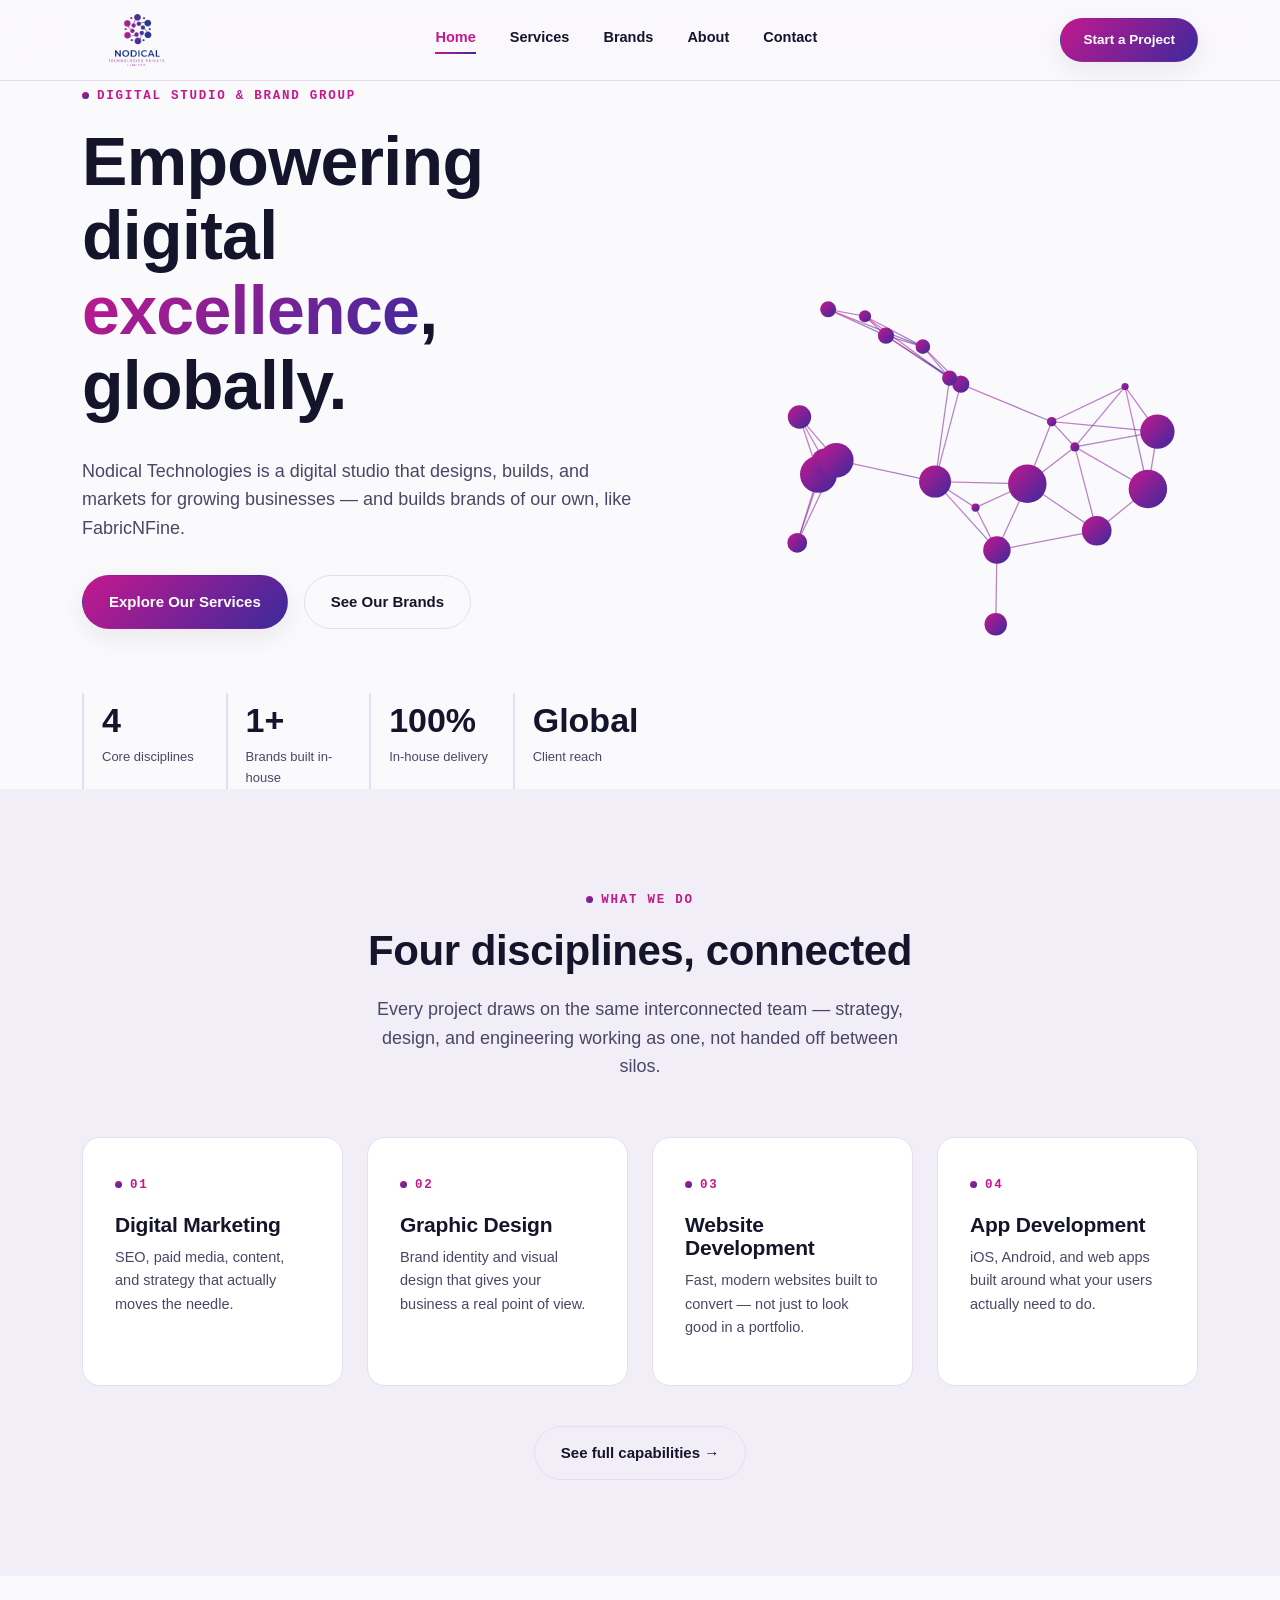
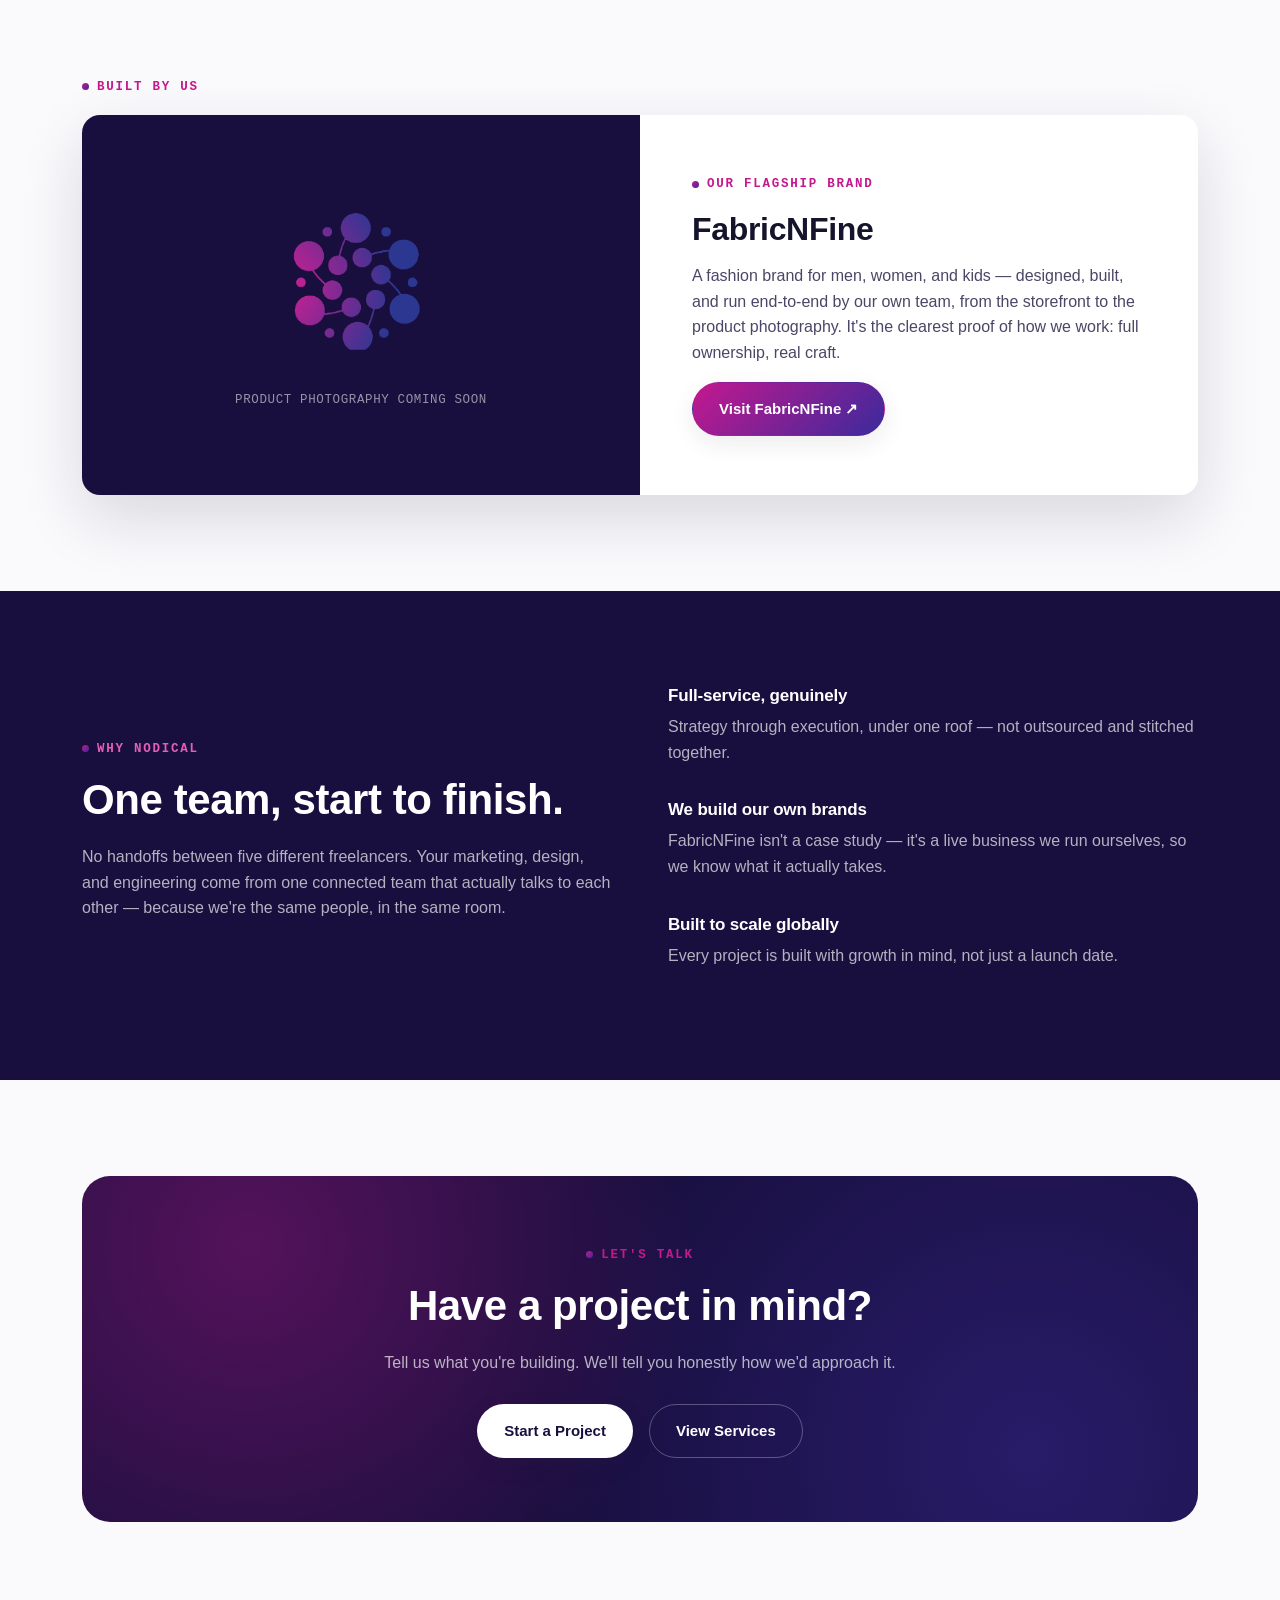
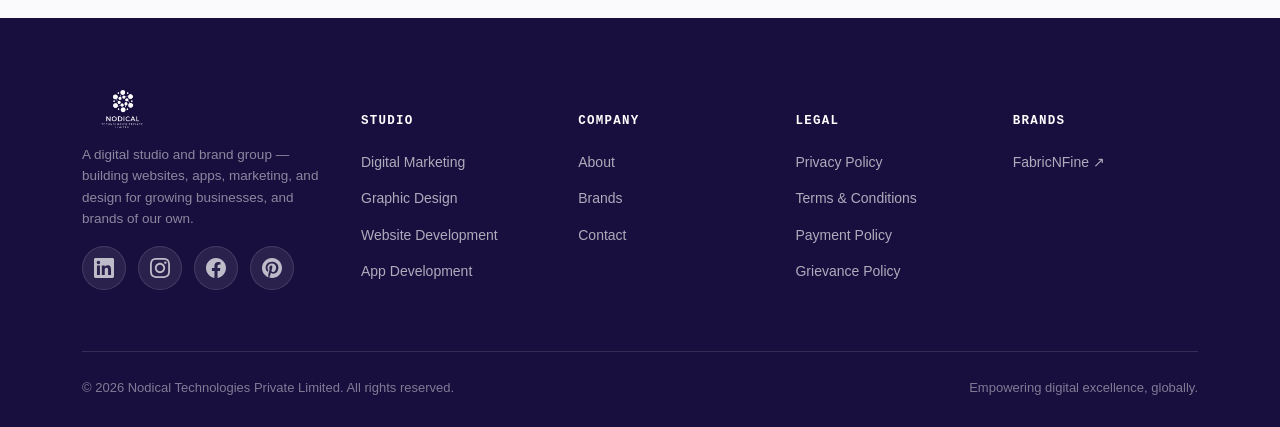
<file: index.html>
<!DOCTYPE html>
<html lang="en">
<head>
<meta charset="UTF-8">
<meta name="viewport" content="width=device-width, initial-scale=1.0">

<!-- Security Headers (client-side fallback; real headers should be set on server) -->
<meta http-equiv="Content-Security-Policy" content="default-src 'self'; script-src 'self' 'unsafe-inline' https://www.googletagmanager.com; style-src 'self' 'unsafe-inline' https://fonts.googleapis.com; font-src 'self' https://fonts.gstatic.com data:; img-src 'self' data: https:; connect-src 'self' https://www.google-analytics.com https://analytics.google.com https://*.google-analytics.com; frame-ancestors 'none'; base-uri 'self'; form-action 'self';">
<meta http-equiv="X-Content-Type-Options" content="nosniff">
<meta http-equiv="Referrer-Policy" content="strict-origin-when-cross-origin">
<meta http-equiv="Permissions-Policy" content="accelerometer=(), camera=(), geolocation=(), gyroscope=(), magnetometer=(), microphone=(), payment=(), usb=()">
<meta http-equiv="Cross-Origin-Opener-Policy" content="same-origin">
<meta http-equiv="Cross-Origin-Resource-Policy" content="same-origin">

<!-- Google tag (gtag.js) -->
<script async src="https://www.googletagmanager.com/gtag/js?id=G-E0MS8X6HJ5"></script>
<script>
  window.dataLayer = window.dataLayer || [];
  function gtag(){dataLayer.push(arguments);}
  gtag('js', new Date());
  gtag('config', 'G-E0MS8X6HJ5');
</script>

<title>Nodical Technologies — Digital Studio & Brand Group</title>
<meta name="description" content="Nodical Technologies is a full-service digital studio — marketing, design, and development for growing businesses, and brands of our own like FabricNFine.">
<meta name="keywords" content="digital marketing, graphic design, website development, app development, digital studio, SEO, branding, e-commerce, Shopify, React Native">
<meta name="author" content="Nodical Technologies Private Limited">
<meta name="robots" content="index, follow">
<link rel="canonical" href="https://nodicaltechnologies.com/">
<link rel="icon" type="image/png" href="assets/favicon.png">
<link rel="apple-touch-icon" href="assets/logo-full.png">
<link rel="stylesheet" href="styles.css">

<!-- Open Graph / Social Sharing -->
<meta property="og:type" content="website">
<meta property="og:url" content="https://nodicaltechnologies.com/">
<meta property="og:title" content="Nodical Technologies — Digital Studio & Brand Group">
<meta property="og:description" content="A digital studio that designs, builds, and markets for growing businesses — and builds brands of our own, like FabricNFine.">
<meta property="og:image" content="https://nodicaltechnologies.com/assets/logo-full.png">
<meta property="og:site_name" content="Nodical Technologies">
<meta property="og:locale" content="en_US">

<!-- Twitter Card -->
<meta name="twitter:card" content="summary_large_image">
<meta name="twitter:url" content="https://nodicaltechnologies.com/">
<meta name="twitter:title" content="Nodical Technologies — Digital Studio & Brand Group">
<meta name="twitter:description" content="A digital studio that designs, builds, and markets for growing businesses — and builds brands of our own, like FabricNFine.">
<meta name="twitter:image" content="https://nodicaltechnologies.com/assets/logo-full.png">

<!-- JSON-LD Structured Data -->
<script type="application/ld+json">
{
  "@context": "https://schema.org",
  "@type": "Organization",
  "name": "Nodical Technologies Private Limited",
  "url": "https://nodicaltechnologies.com",
  "logo": "https://nodicaltechnologies.com/assets/logo-full.png",
  "sameAs": [
    "https://www.linkedin.com/company/nodical-technologies-private-limited",
    "https://www.instagram.com/nodicalt/",
    "https://www.facebook.com/profile.php?id=61594370395190",
    "https://www.pinterest.com/NodicalT/"
  ],
  "contactPoint": {
    "@type": "ContactPoint",
    "telephone": "+91-7022019834",
    "contactType": "customer service",
    "email": "contactus@nodicaltechnologies.com",
    "availableLanguage": "English"
  },
  "address": {
    "@type": "PostalAddress",
    "addressLocality": "Bengaluru",
    "addressCountry": "IN"
  }
}
</script>

<!-- Web App Manifest -->
<link rel="manifest" href="manifest.json">
<meta name="theme-color" content="#180F3E">

<style></style>
</head>
<body>
<a href="#main-content" class="skip-link">Skip to main content</a>
<header>
  <div class="nav-inner">
    <a href="/" class="logo-mark"><img src="assets/logo-header.png" alt="Nodical Technologies"></a>
    <nav class="links">
      <a href="/" class="active">Home</a>
      <a href="services.html">Services</a>
      <a href="brands.html">Brands</a>
      <a href="about.html">About</a>
      <a href="contact.html">Contact</a>
    </nav>
    <a href="contact.html" class="btn btn-primary" style="padding:10px 22px; font-size:13.5px;">Start a Project</a>
    <button class="menu-toggle" aria-label="Menu"><span></span><span></span><span></span></button>
  </div>
</header>

<main id="main-content">
  <div class="wrap">
    <div class="hero-grid reveal-group">
      <div class="reveal is-visible">
        <div class="eyebrow">Digital Studio &amp; Brand Group</div>
        <h1>Empowering digital <span class="gradient-text">excellence</span>, globally.</h1>
        <p class="lead">Nodical Technologies is a digital studio that designs, builds, and markets for growing businesses — and builds brands of our own, like FabricNFine.</p>
        <div class="hero-actions">
          <a href="services.html" class="btn btn-primary">Explore Our Services</a>
          <a href="brands.html" class="btn btn-outline">See Our Brands</a>
        </div>
        <div class="stat-row">
          <div class="stat"><div class="num">4</div><div class="label">Core disciplines</div></div>
          <div class="stat"><div class="num">1+</div><div class="label">Brands built in-house</div></div>
          <div class="stat"><div class="num">100%</div><div class="label">In-house delivery</div></div>
          <div class="stat"><div class="num">Global</div><div class="label">Client reach</div></div>
        </div>
      </div>
      <div class="reveal is-visible"><div class="node-field">
  <svg viewBox="0 0 560 560" xmlns="http://www.w3.org/2000/svg">
    <defs>
      <linearGradient id="nodeGradientHero" x1="0%" y1="0%" x2="100%" y2="100%">
        <stop offset="0%" stop-color="#C4188E"/>
        <stop offset="100%" stop-color="#3B2A9C"/>
      </linearGradient>
    </defs>
    <line stroke="url(#nodeGradientHero)" stroke-width="1.4" opacity="0.55" x1="137.4" y1="324.0" x2="144.1" y2="309.8"/>
<line stroke="url(#nodeGradientHero)" stroke-width="1.4" opacity="0.55" x1="137.4" y1="324.0" x2="157.2" y2="308.3"/>
<line stroke="url(#nodeGradientHero)" stroke-width="1.4" opacity="0.55" x1="137.4" y1="324.0" x2="116.2" y2="260.2"/>
<line stroke="url(#nodeGradientHero)" stroke-width="1.4" opacity="0.55" x1="137.4" y1="324.0" x2="113.7" y2="400.2"/>
<line stroke="url(#nodeGradientHero)" stroke-width="1.4" opacity="0.55" x1="144.1" y1="309.8" x2="157.2" y2="308.3"/>
<line stroke="url(#nodeGradientHero)" stroke-width="1.4" opacity="0.55" x1="144.1" y1="309.8" x2="116.2" y2="260.2"/>
<line stroke="url(#nodeGradientHero)" stroke-width="1.4" opacity="0.55" x1="144.1" y1="309.8" x2="113.7" y2="400.2"/>
<line stroke="url(#nodeGradientHero)" stroke-width="1.4" opacity="0.55" x1="335.8" y1="408.3" x2="446.8" y2="386.8"/>
<line stroke="url(#nodeGradientHero)" stroke-width="1.4" opacity="0.55" x1="335.8" y1="408.3" x2="312.0" y2="361.1"/>
<line stroke="url(#nodeGradientHero)" stroke-width="1.4" opacity="0.55" x1="335.8" y1="408.3" x2="267.0" y2="332.1"/>
<line stroke="url(#nodeGradientHero)" stroke-width="1.4" opacity="0.55" x1="335.8" y1="408.3" x2="334.5" y2="490.7"/>
<line stroke="url(#nodeGradientHero)" stroke-width="1.4" opacity="0.55" x1="335.8" y1="408.3" x2="369.6" y2="334.6"/>
<line stroke="url(#nodeGradientHero)" stroke-width="1.4" opacity="0.55" x1="295.6" y1="223.7" x2="212.4" y2="169.8"/>
<line stroke="url(#nodeGradientHero)" stroke-width="1.4" opacity="0.55" x1="295.6" y1="223.7" x2="253.4" y2="182.0"/>
<line stroke="url(#nodeGradientHero)" stroke-width="1.4" opacity="0.55" x1="295.6" y1="223.7" x2="267.0" y2="332.1"/>
<line stroke="url(#nodeGradientHero)" stroke-width="1.4" opacity="0.55" x1="295.6" y1="223.7" x2="396.7" y2="265.5"/>
<line stroke="url(#nodeGradientHero)" stroke-width="1.4" opacity="0.55" x1="295.6" y1="223.7" x2="283.2" y2="217.0"/>
<line stroke="url(#nodeGradientHero)" stroke-width="1.4" opacity="0.55" x1="446.8" y1="386.8" x2="503.7" y2="340.3"/>
<line stroke="url(#nodeGradientHero)" stroke-width="1.4" opacity="0.55" x1="446.8" y1="386.8" x2="422.5" y2="293.5"/>
<line stroke="url(#nodeGradientHero)" stroke-width="1.4" opacity="0.55" x1="446.8" y1="386.8" x2="369.6" y2="334.6"/>
<line stroke="url(#nodeGradientHero)" stroke-width="1.4" opacity="0.55" x1="503.7" y1="340.3" x2="422.5" y2="293.5"/>
<line stroke="url(#nodeGradientHero)" stroke-width="1.4" opacity="0.55" x1="503.7" y1="340.3" x2="514.3" y2="276.5"/>
<line stroke="url(#nodeGradientHero)" stroke-width="1.4" opacity="0.55" x1="503.7" y1="340.3" x2="478.3" y2="226.4"/>
<line stroke="url(#nodeGradientHero)" stroke-width="1.4" opacity="0.55" x1="189.1" y1="148.2" x2="212.4" y2="169.8"/>
<line stroke="url(#nodeGradientHero)" stroke-width="1.4" opacity="0.55" x1="189.1" y1="148.2" x2="253.4" y2="182.0"/>
<line stroke="url(#nodeGradientHero)" stroke-width="1.4" opacity="0.55" x1="189.1" y1="148.2" x2="148.1" y2="140.5"/>
<line stroke="url(#nodeGradientHero)" stroke-width="1.4" opacity="0.55" x1="189.1" y1="148.2" x2="283.2" y2="217.0"/>
<line stroke="url(#nodeGradientHero)" stroke-width="1.4" opacity="0.55" x1="422.5" y1="293.5" x2="514.3" y2="276.5"/>
<line stroke="url(#nodeGradientHero)" stroke-width="1.4" opacity="0.55" x1="422.5" y1="293.5" x2="478.3" y2="226.4"/>
<line stroke="url(#nodeGradientHero)" stroke-width="1.4" opacity="0.55" x1="422.5" y1="293.5" x2="396.7" y2="265.5"/>
<line stroke="url(#nodeGradientHero)" stroke-width="1.4" opacity="0.55" x1="422.5" y1="293.5" x2="369.6" y2="334.6"/>
<line stroke="url(#nodeGradientHero)" stroke-width="1.4" opacity="0.55" x1="312.0" y1="361.1" x2="267.0" y2="332.1"/>
<line stroke="url(#nodeGradientHero)" stroke-width="1.4" opacity="0.55" x1="312.0" y1="361.1" x2="369.6" y2="334.6"/>
<line stroke="url(#nodeGradientHero)" stroke-width="1.4" opacity="0.55" x1="157.2" y1="308.3" x2="116.2" y2="260.2"/>
<line stroke="url(#nodeGradientHero)" stroke-width="1.4" opacity="0.55" x1="157.2" y1="308.3" x2="267.0" y2="332.1"/>
<line stroke="url(#nodeGradientHero)" stroke-width="1.4" opacity="0.55" x1="157.2" y1="308.3" x2="113.7" y2="400.2"/>
<line stroke="url(#nodeGradientHero)" stroke-width="1.4" opacity="0.55" x1="212.4" y1="169.8" x2="253.4" y2="182.0"/>
<line stroke="url(#nodeGradientHero)" stroke-width="1.4" opacity="0.55" x1="212.4" y1="169.8" x2="148.1" y2="140.5"/>
<line stroke="url(#nodeGradientHero)" stroke-width="1.4" opacity="0.55" x1="212.4" y1="169.8" x2="283.2" y2="217.0"/>
<line stroke="url(#nodeGradientHero)" stroke-width="1.4" opacity="0.55" x1="514.3" y1="276.5" x2="478.3" y2="226.4"/>
<line stroke="url(#nodeGradientHero)" stroke-width="1.4" opacity="0.55" x1="514.3" y1="276.5" x2="396.7" y2="265.5"/>
<line stroke="url(#nodeGradientHero)" stroke-width="1.4" opacity="0.55" x1="253.4" y1="182.0" x2="148.1" y2="140.5"/>
<line stroke="url(#nodeGradientHero)" stroke-width="1.4" opacity="0.55" x1="253.4" y1="182.0" x2="283.2" y2="217.0"/>
<line stroke="url(#nodeGradientHero)" stroke-width="1.4" opacity="0.55" x1="267.0" y1="332.1" x2="369.6" y2="334.6"/>
<line stroke="url(#nodeGradientHero)" stroke-width="1.4" opacity="0.55" x1="267.0" y1="332.1" x2="283.2" y2="217.0"/>
<line stroke="url(#nodeGradientHero)" stroke-width="1.4" opacity="0.55" x1="478.3" y1="226.4" x2="396.7" y2="265.5"/>
<line stroke="url(#nodeGradientHero)" stroke-width="1.4" opacity="0.55" x1="396.7" y1="265.5" x2="369.6" y2="334.6"/>
    <circle fill="url(#nodeGradientHero)" cx="137.4" cy="324.0" r="20.6"/>
<circle fill="url(#nodeGradientHero)" cx="144.1" cy="309.8" r="14.6"/>
<circle fill="url(#nodeGradientHero)" cx="335.8" cy="408.3" r="15.3"/>
<circle fill="url(#nodeGradientHero)" cx="295.6" cy="223.7" r="9.5"/>
<circle fill="url(#nodeGradientHero)" cx="446.8" cy="386.8" r="16.5"/>
<circle fill="url(#nodeGradientHero)" cx="503.7" cy="340.3" r="21.4"/>
<circle fill="url(#nodeGradientHero)" cx="189.1" cy="148.2" r="6.8"/>
<circle fill="url(#nodeGradientHero)" cx="422.5" cy="293.5" r="5.1"/>
<circle fill="url(#nodeGradientHero)" cx="312.0" cy="361.1" r="4.5"/>
<circle fill="url(#nodeGradientHero)" cx="157.2" cy="308.3" r="19.2"/>
<circle fill="url(#nodeGradientHero)" cx="116.2" cy="260.2" r="13.0"/>
<circle fill="url(#nodeGradientHero)" cx="212.4" cy="169.8" r="9.0"/>
<circle fill="url(#nodeGradientHero)" cx="514.3" cy="276.5" r="19.1"/>
<circle fill="url(#nodeGradientHero)" cx="253.4" cy="182.0" r="8.1"/>
<circle fill="url(#nodeGradientHero)" cx="267.0" cy="332.1" r="17.8"/>
<circle fill="url(#nodeGradientHero)" cx="113.7" cy="400.2" r="11.0"/>
<circle fill="url(#nodeGradientHero)" cx="478.3" cy="226.4" r="4.0"/>
<circle fill="url(#nodeGradientHero)" cx="334.5" cy="490.7" r="12.5"/>
<circle fill="url(#nodeGradientHero)" cx="396.7" cy="265.5" r="5.3"/>
<circle fill="url(#nodeGradientHero)" cx="148.1" cy="140.5" r="8.9"/>
<circle fill="url(#nodeGradientHero)" cx="369.6" cy="334.6" r="21.4"/>
<circle fill="url(#nodeGradientHero)" cx="283.2" cy="217.0" r="8.4"/>
  </svg>
</div></div>
    </div>
  </div>
</section>

<section class="section-dim">
  <div class="wrap">
    <div class="section-head center reveal">
      <div class="eyebrow" style="justify-content:center;">What we do</div>
      <h2>Four disciplines, connected</h2>
      <p class="lead" style="margin:0 auto;">Every project draws on the same interconnected team — strategy, design, and engineering working as one, not handed off between silos.</p>
    </div>
    <div style="display:grid; grid-template-columns:repeat(4,1fr); gap:24px;">
      <div class="card reveal">
        <div class="eyebrow">01</div>
        <h3>Digital Marketing</h3>
        <p style="font-size:14.5px;">SEO, paid media, content, and strategy that actually moves the needle.</p>
      </div>
      <div class="card reveal">
        <div class="eyebrow">02</div>
        <h3>Graphic Design</h3>
        <p style="font-size:14.5px;">Brand identity and visual design that gives your business a real point of view.</p>
      </div>
      <div class="card reveal">
        <div class="eyebrow">03</div>
        <h3>Website Development</h3>
        <p style="font-size:14.5px;">Fast, modern websites built to convert — not just to look good in a portfolio.</p>
      </div>
      <div class="card reveal">
        <div class="eyebrow">04</div>
        <h3>App Development</h3>
        <p style="font-size:14.5px;">iOS, Android, and web apps built around what your users actually need to do.</p>
      </div>
    </div>
    <div class="center" style="margin-top:40px;">
      <a href="services.html" class="btn btn-outline">See full capabilities →</a>
    </div>
  </div>
</section>

<section>
  <div class="wrap">
    <div class="eyebrow">Built by us</div>
    <div class="brand-spotlight reveal">
      <div class="brand-spotlight-media">
        <div class="brand-spotlight-placeholder">
          <img src="assets/mark.png" alt="Nodical Technologies logo mark" class="mark">
          <span>PRODUCT PHOTOGRAPHY COMING SOON</span>
        </div>
      </div>
      <div class="brand-spotlight-copy">
        <div class="eyebrow">Our flagship brand</div>
        <h2 style="font-size:32px;">FabricNFine</h2>
        <p>A fashion brand for men, women, and kids — designed, built, and run end-to-end by our own team, from the storefront to the product photography. It's the clearest proof of how we work: full ownership, real craft.</p>
        <div>
          <a href="https://www.fabricnfine.com" target="_blank" rel="noopener noreferrer" class="btn btn-primary">Visit FabricNFine ↗</a>
        </div>
      </div>
    </div>
  </div>
</section>

<section class="section-dark">
  <div class="wrap">
    <div class="split">
      <div class="reveal">
        <div class="eyebrow">Why Nodical</div>
        <h2>One team, start to finish.</h2>
        <p>No handoffs between five different freelancers. Your marketing, design, and engineering come from one connected team that actually talks to each other — because we're the same people, in the same room.</p>
      </div>
      <div class="reveal" style="display:grid; gap:20px;">
        <div>
          <h3 style="color:#fff; font-size:17px;">Full-service, genuinely</h3>
          <p>Strategy through execution, under one roof — not outsourced and stitched together.</p>
        </div>
        <div>
          <h3 style="color:#fff; font-size:17px;">We build our own brands</h3>
          <p>FabricNFine isn't a case study — it's a live business we run ourselves, so we know what it actually takes.</p>
        </div>
        <div>
          <h3 style="color:#fff; font-size:17px;">Built to scale globally</h3>
          <p>Every project is built with growth in mind, not just a launch date.</p>
        </div>
      </div>
    </div>
  </div>
</section>

<section>
  <div class="wrap">
    <div class="cta-band reveal">
      <div class="eyebrow" style="justify-content:center;">Let's talk</div>
      <h2>Have a project in mind?</h2>
      <p>Tell us what you're building. We'll tell you honestly how we'd approach it.</p>
      <div class="cta-actions">
        <a href="contact.html" class="btn btn-primary" style="background:#fff; color:var(--indigo-deep);">Start a Project</a>
        <a href="services.html" class="btn btn-ghost-light">View Services</a>
      </div>
    </div>
  </div>
</section>

</main>

<button class="back-to-top" aria-label="Back to top" title="Back to top">
  <svg viewBox="0 0 24 24" fill="none" stroke="currentColor" stroke-width="2" aria-hidden="true"><path d="M18 15l-6-6-6 6"/></svg>
</button>

<footer>
  <div class="wrap">
    <div class="foot-grid">
      <div class="foot-brand">
        <img src="assets/logo-header.png" alt="Nodical Technologies">
        <p>A digital studio and brand group — building websites, apps, marketing, and design for growing businesses, and brands of our own.</p>
        <div class="foot-social">
          <div class="social-links" aria-label="Social media links">
            <a href="https://www.linkedin.com/company/nodical-technologies-private-limited" target="_blank" rel="noopener noreferrer" aria-label="LinkedIn">
              <svg viewBox="0 0 24 24" fill="currentColor" aria-hidden="true"><path d="M20.447 20.452h-3.554v-5.569c0-1.328-.027-3.037-1.852-3.037-1.853 0-2.136 1.445-2.136 2.939v5.667H9.351V9h3.414v1.561h.046c.477-.9 1.637-1.85 3.37-1.85 3.601 0 4.267 2.37 4.267 5.455v6.286zM5.337 7.433c-1.144 0-2.063-.926-2.063-2.065 0-1.138.92-2.063 2.063-2.063 1.14 0 2.064.925 2.064 2.063 0 1.139-.925 2.065-2.064 2.065zm1.782 13.019H3.555V9h3.564v11.452zM22.225 0H1.771C.792 0 0 .774 0 1.729v20.542C0 23.227.792 24 1.771 24h20.451C23.2 24 24 23.227 24 22.271V1.729C24 .774 23.2 0 22.222 0h.003z"/></svg>
            </a>
            <a href="https://twitter.com/nodicaltech" target="_blank" rel="noopener noreferrer" aria-label="Twitter / X" style="display:none;">
              <svg viewBox="0 0 24 24" fill="currentColor" aria-hidden="true"><path d="M18.244 2.25h3.308l-7.227 8.26 8.502 9.24-3.308.508-8.314-9.25-8.314 9.25L7.81 21.232l7.592-9.04L7.285 2.25h3.438l7.523 9.087Z"/></svg>
            </a>
            <a href="https://www.instagram.com/nodicalt/" target="_blank" rel="noopener noreferrer" aria-label="Instagram">
              <svg viewBox="0 0 24 24" fill="currentColor" aria-hidden="true"><path d="M12 2.163c3.204 0 3.584.012 4.85.07 3.252.148 4.771 1.691 4.919 4.919.058 1.265.069 1.645.069 4.849 0 3.205-.012 3.584-.069 4.849-.149 3.225-1.664 4.771-4.919 4.919-1.266.058-1.644.07-4.85.07-3.204 0-3.584-.012-4.849-.07-3.26-.149-4.771-1.699-4.919-4.92-.058-1.265-.07-1.644-.07-4.849 0-3.204.013-3.583.07-4.849.149-3.227 1.664-4.771 4.919-4.919 1.266-.057 1.645-.069 4.849-.069zm0-2.163c-3.259 0-3.667.014-4.947.072-4.358.2-6.78 2.618-6.98 6.98-.059 1.281-.073 1.689-.073 4.948 0 3.259.014 3.668.072 4.948.2 4.358 2.618 6.78 6.98 6.98 1.281.058 1.689.072 4.948.072 3.259 0 3.668-.014 4.948-.072 4.354-.2 6.782-2.618 6.979-6.98.059-1.28.073-1.689.073-4.948 0-3.259-.014-3.667-.072-4.947-.196-4.354-2.617-6.78-6.979-6.98-.1281-.058-1.69-.072-4.949-.072zm0 5.838c-3.403 0-6.162 2.759-6.162 6.162s2.759 6.163 6.162 6.163 6.162-2.759 6.162-6.163c0-3.403-2.759-6.162-6.162-6.162zm0 10.162c-2.209 0-4-1.79-4-4 0-2.209 1.791-4 4-4s4 1.791 4 4c0 2.21-1.791 4-4 4zm6.406-11.845c-.796 0-1.441.645-1.441 1.44s.645 1.44 1.441 1.44c.795 0 1.439-.645 1.439-1.44s-.644-1.44-1.439-1.44z"/></svg>
            </a>
            <a href="https://www.facebook.com/profile.php?id=61594370395190" target="_blank" rel="noopener noreferrer" aria-label="Facebook">
              <svg viewBox="0 0 24 24" fill="currentColor" aria-hidden="true"><path d="M24 12.073c0-6.627-5.373-12-12-12s-12 5.373-12 12c0 5.99 4.388 10.954 10.125 11.854v-8.385H7.078v-3.47h3.047V9.43c0-3.007 1.792-4.669 4.533-4.669 1.312 0 2.686.235 2.686.235v2.953H15.83c-1.491 0-1.956.925-1.956 1.874v2.25h3.328l-.532 3.47h-2.796v8.385C19.612 23.027 24 18.062 24 12.073z"/></svg>
            </a>
            <a href="https://www.pinterest.com/NodicalT/" target="_blank" rel="noopener noreferrer" aria-label="Pinterest">
              <svg viewBox="0 0 24 24" fill="currentColor" aria-hidden="true"><path d="M12.017 0C5.396 0 .029 5.367.029 11.987c0 5.079 3.158 9.417 7.618 11.162-.105-.949-.199-2.403.041-3.439.219-.937 1.406-5.957 1.406-5.957s-.359-.72-.359-1.781c0-1.663.967-2.911 2.168-2.911 1.024 0 1.518.769 1.518 1.688 0 1.029-.653 2.567-.992 3.992-.285 1.193.6 2.165 1.775 2.165 2.128 0 3.768-2.245 3.768-5.487 0-2.861-2.063-4.869-5.008-4.869-3.41 0-5.409 2.562-5.409 5.199 0 1.033.394 2.143.889 2.741.099.12.112.225.085.345-.09.375-.293 1.199-.334 1.363-.053.225-.172.271-.402.165-1.495-.69-2.433-2.878-2.433-4.646 0-3.776 2.748-7.252 7.92-7.252 4.158 0 7.392 2.967 7.392 6.923 0 4.135-2.607 7.462-6.233 7.462-1.214 0-2.354-.629-2.749-1.373l-.749 2.848c-.269 1.045-1.004 2.352-1.498 3.146C9.774 23.812 10.881 24 12.017 24c6.624 0 11.985-5.367 11.985-11.987C24.002 5.367 18.641.001 12.017.001z"/></svg>
            </a>
          </div>
        </div>
      </div>
      <div>
        <h5>Studio</h5>
        <ul>
          <li><a href="services.html">Digital Marketing</a></li>
          <li><a href="services.html#graphic-design">Graphic Design</a></li>
          <li><a href="services.html#website-development">Website Development</a></li>
          <li><a href="services.html#app-development">App Development</a></li>
        </ul>
      </div>
      <div>
        <h5>Company</h5>
        <ul>
          <li><a href="about.html">About</a></li>
          <li><a href="brands.html">Brands</a></li>
          <li><a href="contact.html">Contact</a></li>
        </ul>
      </div>
      <div>
        <h5>Legal</h5>
        <ul>
          <li><a href="privacy-policy.html">Privacy Policy</a></li>
          <li><a href="terms-and-conditions.html">Terms &amp; Conditions</a></li>
          <li><a href="payment-policy.html">Payment Policy</a></li>
          <li><a href="grievance-policy.html">Grievance Policy</a></li>
        </ul>
      </div>
      <div>
        <h5>Brands</h5>
        <ul>
          <li><a href="https://www.fabricnfine.com" target="_blank" rel="noopener noreferrer">FabricNFine ↗</a></li>
        </ul>
      </div>
    </div>
    <div class="foot-bottom">
      <span>© 2026 Nodical Technologies Private Limited. All rights reserved.</span>
      <span>Empowering digital excellence, globally.</span>
    </div>
  </div>
</footer>
<script src="script.js"></script>
</body>
</html>
</file>
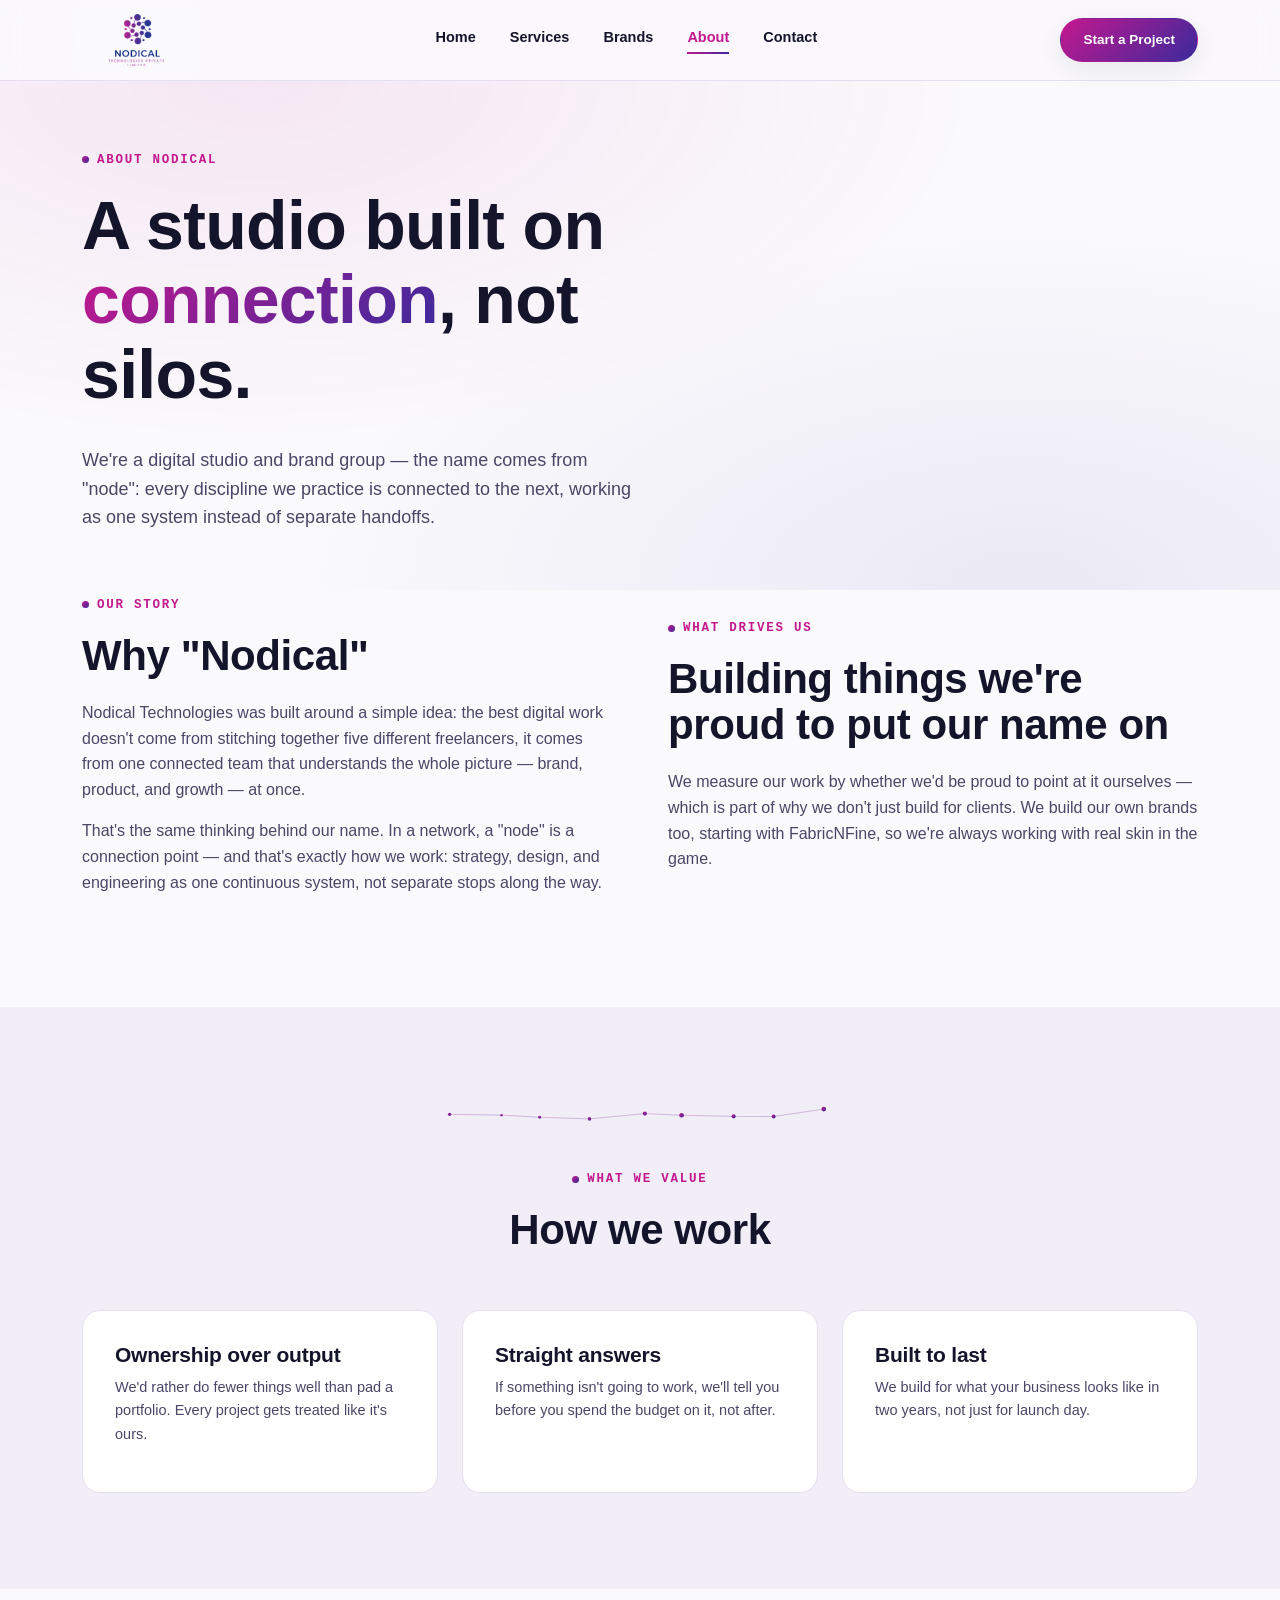
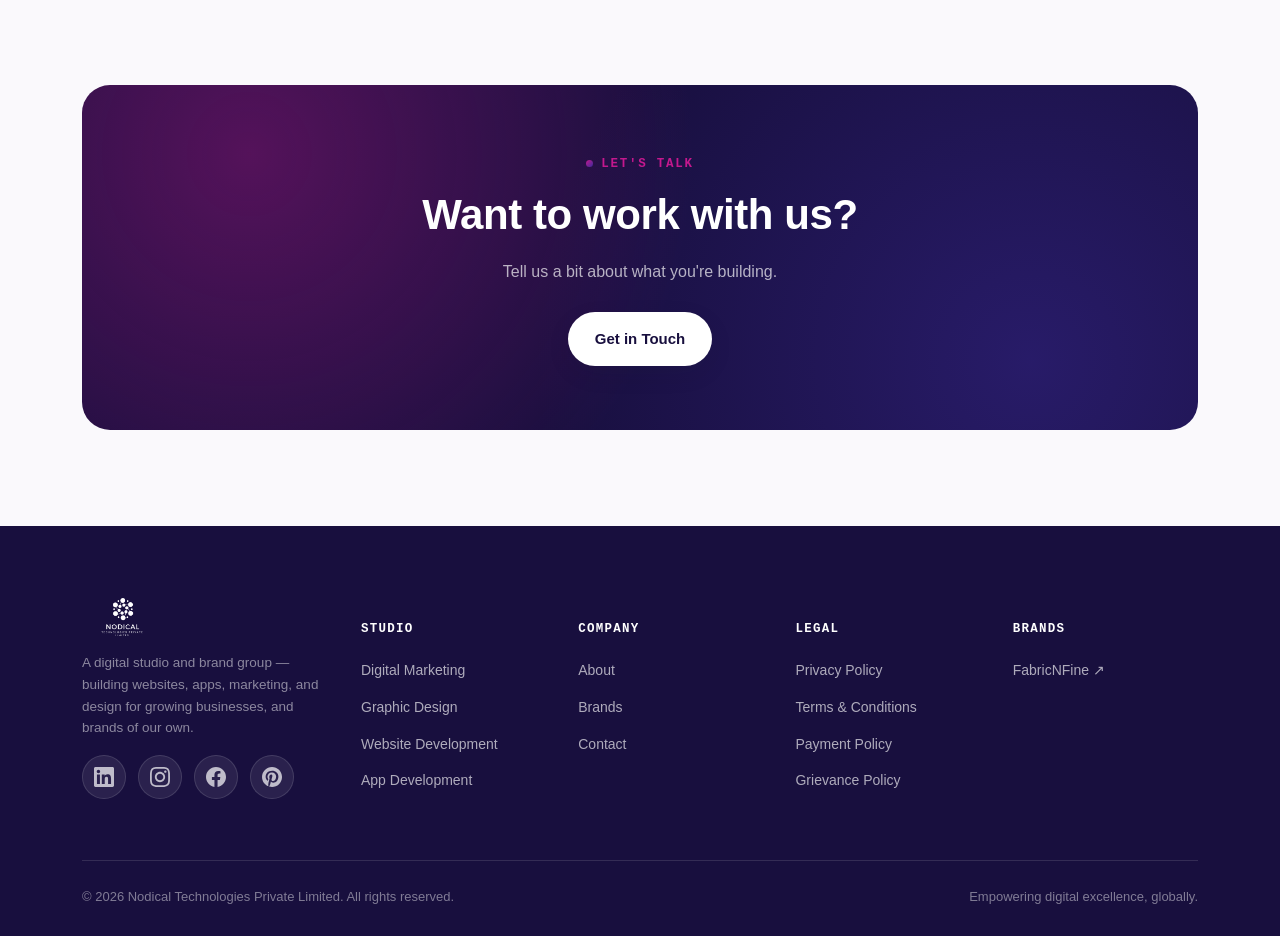
<file: about.html>
<!DOCTYPE html>
<html lang="en">
<head>
<meta charset="UTF-8">
<meta name="viewport" content="width=device-width, initial-scale=1.0">

<!-- Security Headers (client-side fallback; real headers should be set on server) -->
<meta http-equiv="Content-Security-Policy" content="default-src 'self'; script-src 'self' 'unsafe-inline' https://www.googletagmanager.com; style-src 'self' 'unsafe-inline' https://fonts.googleapis.com; font-src 'self' https://fonts.gstatic.com data:; img-src 'self' data: https:; connect-src 'self' https://www.google-analytics.com https://analytics.google.com https://*.google-analytics.com; frame-ancestors 'none'; base-uri 'self'; form-action 'self';">
<meta http-equiv="X-Content-Type-Options" content="nosniff">
<meta http-equiv="Referrer-Policy" content="strict-origin-when-cross-origin">
<meta http-equiv="Permissions-Policy" content="accelerometer=(), camera=(), geolocation=(), gyroscope=(), magnetometer=(), microphone=(), payment=(), usb=()">
<meta http-equiv="Cross-Origin-Opener-Policy" content="same-origin">
<meta http-equiv="Cross-Origin-Resource-Policy" content="same-origin">

<!-- Google tag (gtag.js) -->
<script async src="https://www.googletagmanager.com/gtag/js?id=G-E0MS8X6HJ5"></script>
<script>
  window.dataLayer = window.dataLayer || [];
  function gtag(){dataLayer.push(arguments);}
  gtag('js', new Date());
  gtag('config', 'G-E0MS8X6HJ5');
</script>

<title>About Nodical Technologies | Digital Studio</title>
<meta name="description" content="Learn about Nodical Technologies — a digital studio and brand group built on connected disciplines. Our story, values, and the team behind FabricNFine.">
<meta name="keywords" content="about Nodical Technologies, digital studio team, brand group, our story, company values">
<meta name="author" content="Nodical Technologies Private Limited">
<meta name="robots" content="index, follow">
<link rel="canonical" href="https://nodicaltechnologies.com/about.html">
<link rel="icon" type="image/png" href="assets/favicon.png">
<link rel="apple-touch-icon" href="assets/logo-full.png">
<link rel="stylesheet" href="styles.css">

<!-- Open Graph -->
<meta property="og:type" content="website">
<meta property="og:url" content="https://nodicaltechnologies.com/about.html">
<meta property="og:title" content="About Nodical Technologies — Our Story & Values">
<meta property="og:description" content="A digital studio and brand group built on connected disciplines rather than siloed freelancers.">
<meta property="og:image" content="https://nodicaltechnologies.com/assets/logo-full.png">
<meta property="og:site_name" content="Nodical Technologies">

<!-- Twitter Card -->
<meta name="twitter:card" content="summary_large_image">
<meta name="twitter:title" content="About Nodical Technologies — Our Story & Values">
<meta name="twitter:description" content="A digital studio and brand group built on connected disciplines rather than siloed freelancers.">

<!-- JSON-LD Structured Data -->
<script type="application/ld+json">
{
  "@context": "https://schema.org",
  "@type": "AboutPage",
  "mainEntity": {
    "@type": "Organization",
    "name": "Nodical Technologies Private Limited",
    "description": "A digital studio and brand group built on connected disciplines rather than siloed freelancers."
  }
}
</script>

<link rel="manifest" href="manifest.json">
<meta name="theme-color" content="#180F3E">
<style></style>
</head>
<body>
<a href="#main-content" class="skip-link">Skip to main content</a>
<header>
  <div class="nav-inner">
    <a href="/" class="logo-mark"><img src="assets/logo-header.png" alt="Nodical Technologies"></a>
    <nav class="links">
      <a href="/">Home</a>
      <a href="services.html">Services</a>
      <a href="brands.html">Brands</a>
      <a href="about.html" class="active">About</a>
      <a href="contact.html">Contact</a>
    </nav>
    <a href="contact.html" class="btn btn-primary" style="padding:10px 22px; font-size:13.5px;">Start a Project</a>
    <button class="menu-toggle" aria-label="Menu"><span></span><span></span><span></span></button>
  </div>
</header>

<main id="main-content">

<section class="hero" style="padding:64px 0 40px;">
  <div class="wrap">
    <div class="eyebrow">About Nodical</div>
    <h1 style="max-width:680px;">A studio built on <span class="gradient-text">connection</span>, not silos.</h1>
    <p class="lead">We're a digital studio and brand group — the name comes from "node": every discipline we practice is connected to the next, working as one system instead of separate handoffs.</p>
  </div>
</section>

<section style="padding-top:0;">
  <div class="wrap">
    <div class="split reveal">
      <div>
        <div class="eyebrow">Our story</div>
        <h2>Why "Nodical"</h2>
        <p>Nodical Technologies was built around a simple idea: the best digital work doesn't come from stitching together five different freelancers, it comes from one connected team that understands the whole picture — brand, product, and growth — at once.</p>
        <p>That's the same thinking behind our name. In a network, a "node" is a connection point — and that's exactly how we work: strategy, design, and engineering as one continuous system, not separate stops along the way.</p>
      </div>
      <div>
        <div class="eyebrow">What drives us</div>
        <h2>Building things we're proud to put our name on</h2>
        <p>We measure our work by whether we'd be proud to point at it ourselves — which is part of why we don't just build for clients. We build our own brands too, starting with FabricNFine, so we're always working with real skin in the game.</p>
      </div>
    </div>
  </div>
</section>

<section class="section-dim">
  <div class="wrap">
    <div class="node-field" style="max-width:420px; margin:0 auto;">
  <svg viewBox="0 0 1160 60" xmlns="http://www.w3.org/2000/svg">
    <defs>
      <linearGradient id="nodeGradientAboutDivider" x1="0%" y1="0%" x2="100%" y2="100%">
        <stop offset="0%" stop-color="#C4188E"/>
        <stop offset="100%" stop-color="#3B2A9C"/>
      </linearGradient>
    </defs>
    <line stroke="url(#nodeGradientAboutDivider)" stroke-width="1.4" opacity="0.55" x1="54.0" y1="31.2" x2="197.5" y2="33.5"/>
<line stroke="url(#nodeGradientAboutDivider)" stroke-width="1.4" opacity="0.55" x1="197.5" y1="33.5" x2="302.7" y2="39.4"/>
<line stroke="url(#nodeGradientAboutDivider)" stroke-width="1.4" opacity="0.55" x1="302.7" y1="39.4" x2="440.5" y2="43.9"/>
<line stroke="url(#nodeGradientAboutDivider)" stroke-width="1.4" opacity="0.55" x1="440.5" y1="43.9" x2="593.5" y2="29.3"/>
<line stroke="url(#nodeGradientAboutDivider)" stroke-width="1.4" opacity="0.55" x1="593.5" y1="29.3" x2="694.9" y2="33.8"/>
<line stroke="url(#nodeGradientAboutDivider)" stroke-width="1.4" opacity="0.55" x1="694.9" y1="33.8" x2="838.7" y2="36.8"/>
<line stroke="url(#nodeGradientAboutDivider)" stroke-width="1.4" opacity="0.55" x1="838.7" y1="36.8" x2="949.2" y2="37.2"/>
<line stroke="url(#nodeGradientAboutDivider)" stroke-width="1.4" opacity="0.55" x1="949.2" y1="37.2" x2="1087.6" y2="16.9"/>
    <circle fill="url(#nodeGradientAboutDivider)" cx="54.0" cy="31.2" r="4.5"/>
<circle fill="url(#nodeGradientAboutDivider)" cx="197.5" cy="33.5" r="3.3"/>
<circle fill="url(#nodeGradientAboutDivider)" cx="302.7" cy="39.4" r="4.0"/>
<circle fill="url(#nodeGradientAboutDivider)" cx="440.5" cy="43.9" r="4.9"/>
<circle fill="url(#nodeGradientAboutDivider)" cx="593.5" cy="29.3" r="5.6"/>
<circle fill="url(#nodeGradientAboutDivider)" cx="694.9" cy="33.8" r="6.5"/>
<circle fill="url(#nodeGradientAboutDivider)" cx="838.7" cy="36.8" r="5.7"/>
<circle fill="url(#nodeGradientAboutDivider)" cx="949.2" cy="37.2" r="5.4"/>
<circle fill="url(#nodeGradientAboutDivider)" cx="1087.6" cy="16.9" r="6.5"/>
  </svg>
</div>
    <div class="section-head center reveal" style="margin-top:40px;">
      <div class="eyebrow" style="justify-content:center;">What we value</div>
      <h2>How we work</h2>
    </div>
    <div style="display:grid; grid-template-columns:repeat(3,1fr); gap:24px;">
      <div class="card reveal">
        <h3>Ownership over output</h3>
        <p style="font-size:14.5px;">We'd rather do fewer things well than pad a portfolio. Every project gets treated like it's ours.</p>
      </div>
      <div class="card reveal">
        <h3>Straight answers</h3>
        <p style="font-size:14.5px;">If something isn't going to work, we'll tell you before you spend the budget on it, not after.</p>
      </div>
      <div class="card reveal">
        <h3>Built to last</h3>
        <p style="font-size:14.5px;">We build for what your business looks like in two years, not just for launch day.</p>
      </div>
    </div>
  </div>
</section>

<section>
  <div class="wrap">
    <div class="cta-band reveal">
      <div class="eyebrow" style="justify-content:center;">Let's talk</div>
      <h2>Want to work with us?</h2>
      <p>Tell us a bit about what you're building.</p>
      <div class="cta-actions">
        <a href="contact.html" class="btn btn-primary" style="background:#fff; color:var(--indigo-deep);">Get in Touch</a>
      </div>
    </div>
  </div>
</section>

</main>

<button class="back-to-top" aria-label="Back to top" title="Back to top">
  <svg viewBox="0 0 24 24" fill="none" stroke="currentColor" stroke-width="2" aria-hidden="true"><path d="M18 15l-6-6-6 6"/></svg>
</button>

<footer>
  <div class="wrap">
    <div class="foot-grid">
      <div class="foot-brand">
        <img src="assets/logo-header.png" alt="Nodical Technologies">
        <p>A digital studio and brand group — building websites, apps, marketing, and design for growing businesses, and brands of our own.</p>
        <div class="foot-social">
          <div class="social-links" aria-label="Social media links">
            <a href="https://www.linkedin.com/company/nodical-technologies-private-limited" target="_blank" rel="noopener noreferrer" aria-label="LinkedIn">
              <svg viewBox="0 0 24 24" fill="currentColor" aria-hidden="true"><path d="M20.447 20.452h-3.554v-5.569c0-1.328-.027-3.037-1.852-3.037-1.853 0-2.136 1.445-2.136 2.939v5.667H9.351V9h3.414v1.561h.046c.477-.9 1.637-1.85 3.37-1.85 3.601 0 4.267 2.37 4.267 5.455v6.286zM5.337 7.433c-1.144 0-2.063-.926-2.063-2.065 0-1.138.92-2.063 2.063-2.063 1.14 0 2.064.925 2.064 2.063 0 1.139-.925 2.065-2.064 2.065zm1.782 13.019H3.555V9h3.564v11.452zM22.225 0H1.771C.792 0 0 .774 0 1.729v20.542C0 23.227.792 24 1.771 24h20.451C23.2 24 24 23.227 24 22.271V1.729C24 .774 23.2 0 22.222 0h.003z"/></svg>
            </a>
            <a href="https://twitter.com/nodicaltech" target="_blank" rel="noopener noreferrer" aria-label="Twitter / X" style="display:none;">
              <svg viewBox="0 0 24 24" fill="currentColor" aria-hidden="true"><path d="M18.244 2.25h3.308l-7.227 8.26 8.502 9.24-3.308.508-8.314-9.25-8.314 9.25L7.81 21.232l7.592-9.04L7.285 2.25h3.438l7.523 9.087Z"/></svg>
            </a>
            <a href="https://www.instagram.com/nodicalt/" target="_blank" rel="noopener noreferrer" aria-label="Instagram">
              <svg viewBox="0 0 24 24" fill="currentColor" aria-hidden="true"><path d="M12 2.163c3.204 0 3.584.012 4.85.07 3.252.148 4.771 1.691 4.919 4.919.058 1.265.069 1.645.069 4.849 0 3.205-.012 3.584-.069 4.849-.149 3.225-1.664 4.771-4.919 4.919-1.266.058-1.644.07-4.85.07-3.204 0-3.584-.012-4.849-.07-3.26-.149-4.771-1.699-4.919-4.92-.058-1.265-.07-1.644-.07-4.849 0-3.204.013-3.583.07-4.849.149-3.227 1.664-4.771 4.919-4.919 1.266-.057 1.645-.069 4.849-.069zm0-2.163c-3.259 0-3.667.014-4.947.072-4.358.2-6.78 2.618-6.98 6.98-.059 1.281-.073 1.689-.073 4.948 0 3.259.014 3.668.072 4.948.2 4.358 2.618 6.78 6.98 6.98 1.281.058 1.689.072 4.948.072 3.259 0 3.668-.014 4.948-.072 4.354-.2 6.782-2.618 6.979-6.98.059-1.28.073-1.689.073-4.948 0-3.259-.014-3.667-.072-4.947-.196-4.354-2.617-6.78-6.979-6.98-.1281-.058-1.69-.072-4.949-.072zm0 5.838c-3.403 0-6.162 2.759-6.162 6.162s2.759 6.163 6.162 6.163 6.162-2.759 6.162-6.163c0-3.403-2.759-6.162-6.162-6.162zm0 10.162c-2.209 0-4-1.79-4-4 0-2.209 1.791-4 4-4s4 1.791 4 4c0 2.21-1.791 4-4 4zm6.406-11.845c-.796 0-1.441.645-1.441 1.44s.645 1.44 1.441 1.44c.795 0 1.439-.645 1.439-1.44s-.644-1.44-1.439-1.44z"/></svg>
            </a>
            <a href="https://www.facebook.com/profile.php?id=61594370395190" target="_blank" rel="noopener noreferrer" aria-label="Facebook">
              <svg viewBox="0 0 24 24" fill="currentColor" aria-hidden="true"><path d="M24 12.073c0-6.627-5.373-12-12-12s-12 5.373-12 12c0 5.99 4.388 10.954 10.125 11.854v-8.385H7.078v-3.47h3.047V9.43c0-3.007 1.792-4.669 4.533-4.669 1.312 0 2.686.235 2.686.235v2.953H15.83c-1.491 0-1.956.925-1.956 1.874v2.25h3.328l-.532 3.47h-2.796v8.385C19.612 23.027 24 18.062 24 12.073z"/></svg>
            </a>
            <a href="https://www.pinterest.com/NodicalT/" target="_blank" rel="noopener noreferrer" aria-label="Pinterest">
              <svg viewBox="0 0 24 24" fill="currentColor" aria-hidden="true"><path d="M12.017 0C5.396 0 .029 5.367.029 11.987c0 5.079 3.158 9.417 7.618 11.162-.105-.949-.199-2.403.041-3.439.219-.937 1.406-5.957 1.406-5.957s-.359-.72-.359-1.781c0-1.663.967-2.911 2.168-2.911 1.024 0 1.518.769 1.518 1.688 0 1.029-.653 2.567-.992 3.992-.285 1.193.6 2.165 1.775 2.165 2.128 0 3.768-2.245 3.768-5.487 0-2.861-2.063-4.869-5.008-4.869-3.41 0-5.409 2.562-5.409 5.199 0 1.033.394 2.143.889 2.741.099.12.112.225.085.345-.09.375-.293 1.199-.334 1.363-.053.225-.172.271-.402.165-1.495-.69-2.433-2.878-2.433-4.646 0-3.776 2.748-7.252 7.92-7.252 4.158 0 7.392 2.967 7.392 6.923 0 4.135-2.607 7.462-6.233 7.462-1.214 0-2.354-.629-2.749-1.373l-.749 2.848c-.269 1.045-1.004 2.352-1.498 3.146C9.774 23.812 10.881 24 12.017 24c6.624 0 11.985-5.367 11.985-11.987C24.002 5.367 18.641.001 12.017.001z"/></svg>
            </a>
          </div>
        </div>
      </div>
      <div>
        <h5>Studio</h5>
        <ul>
          <li><a href="services.html">Digital Marketing</a></li>
          <li><a href="services.html#graphic-design">Graphic Design</a></li>
          <li><a href="services.html#website-development">Website Development</a></li>
          <li><a href="services.html#app-development">App Development</a></li>
        </ul>
      </div>
      <div>
        <h5>Company</h5>
        <ul>
          <li><a href="about.html">About</a></li>
          <li><a href="brands.html">Brands</a></li>
          <li><a href="contact.html">Contact</a></li>
        </ul>
      </div>
      <div>
        <h5>Legal</h5>
        <ul>
          <li><a href="privacy-policy.html">Privacy Policy</a></li>
          <li><a href="terms-and-conditions.html">Terms &amp; Conditions</a></li>
          <li><a href="payment-policy.html">Payment Policy</a></li>
          <li><a href="grievance-policy.html">Grievance Policy</a></li>
        </ul>
      </div>
      <div>
        <h5>Brands</h5>
        <ul>
          <li><a href="https://www.fabricnfine.com" target="_blank" rel="noopener noreferrer">FabricNFine ↗</a></li>
        </ul>
      </div>
    </div>
    <div class="foot-bottom">
      <span>© 2026 Nodical Technologies Private Limited. All rights reserved.</span>
      <span>Empowering digital excellence, globally.</span>
    </div>
  </div>
</footer>
<script src="script.js"></script>
</body>
</html>
</file>
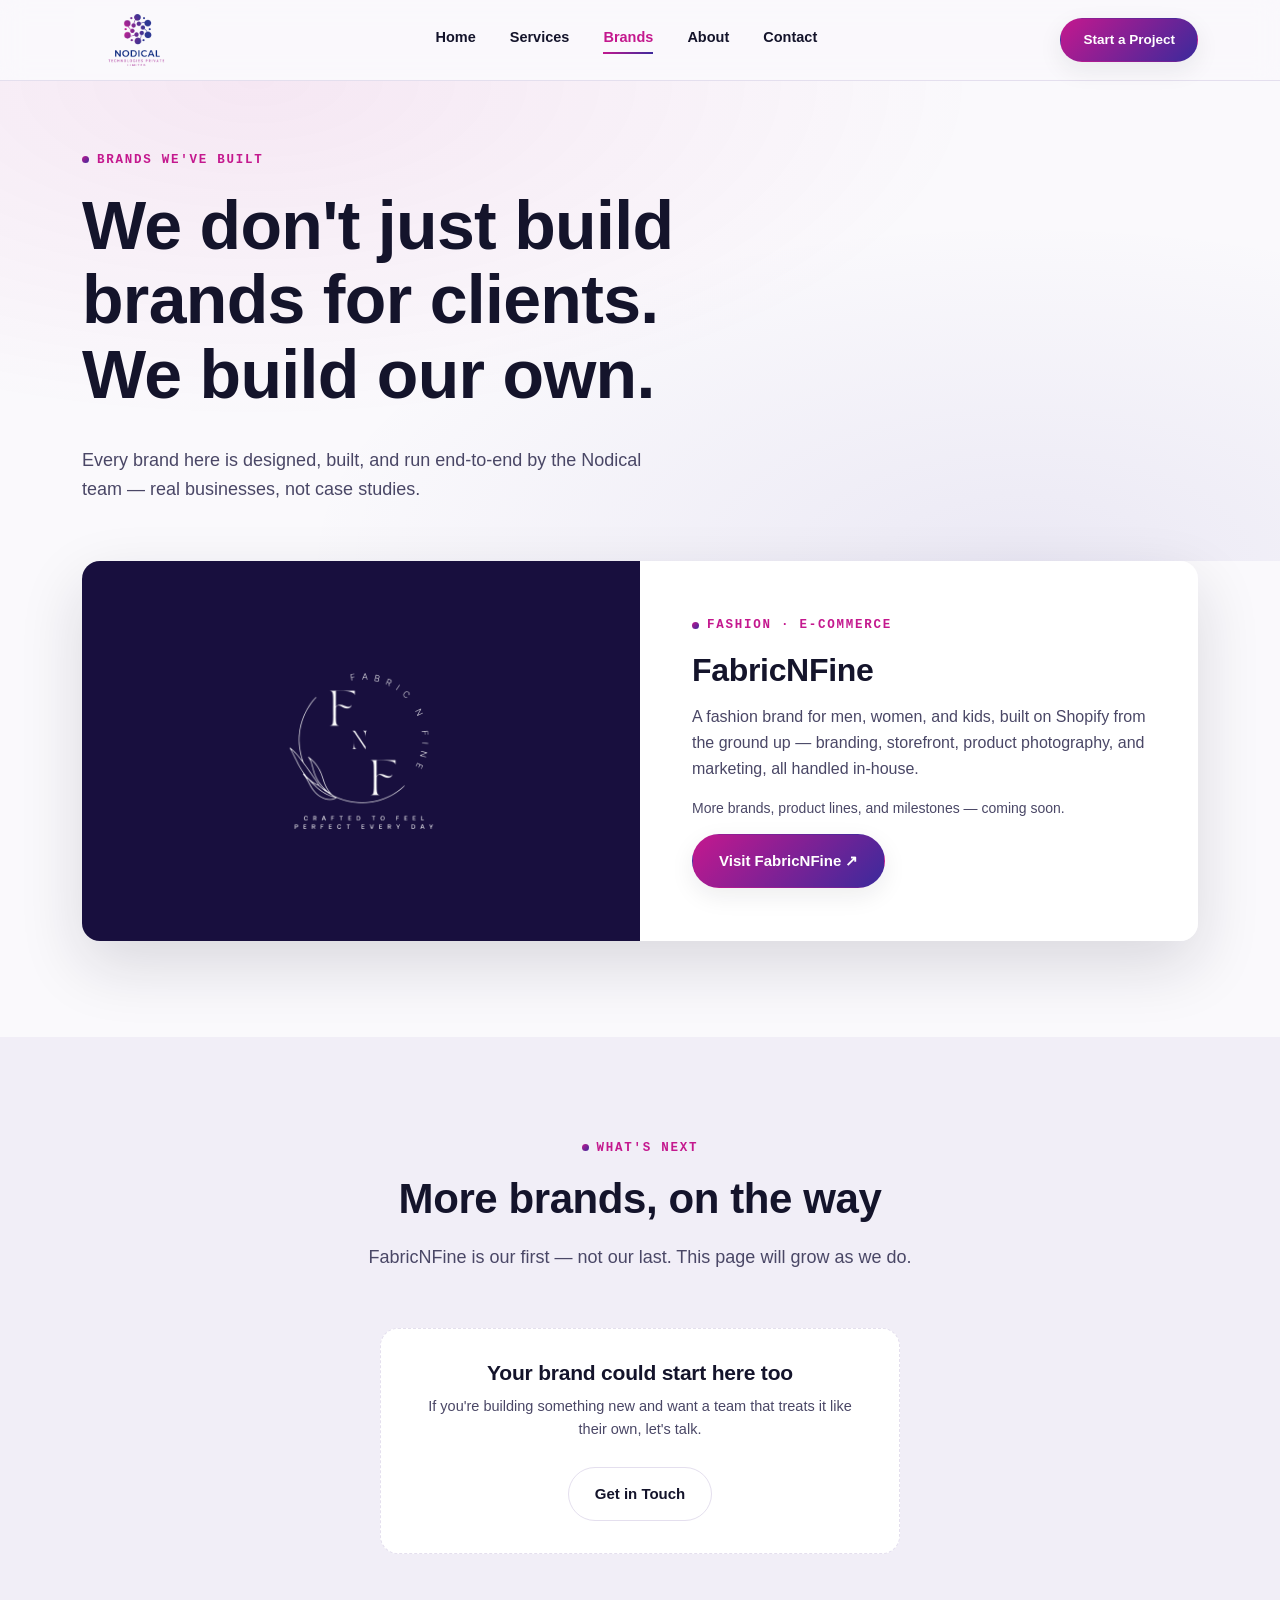
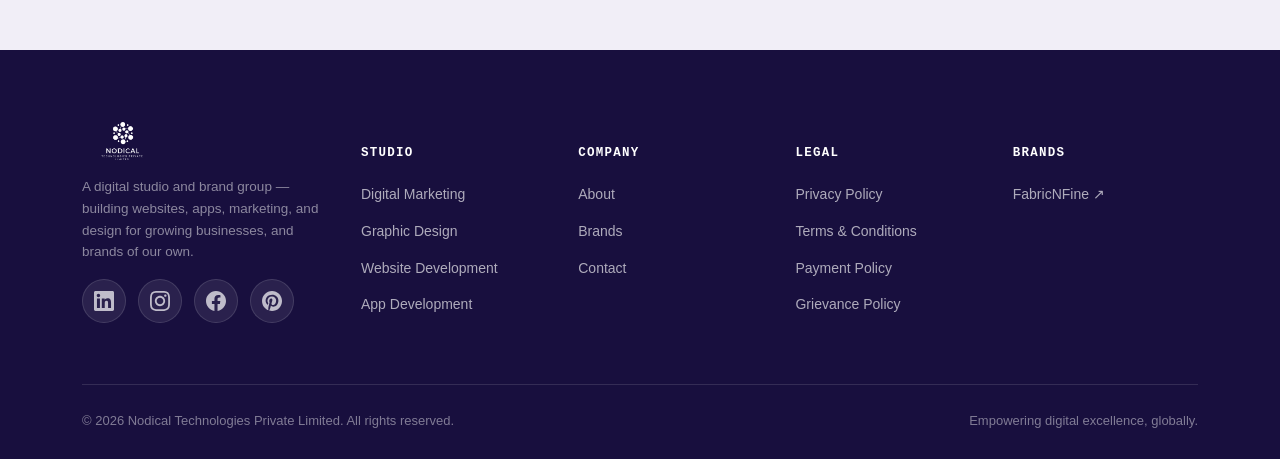
<file: brands.html>
<!DOCTYPE html>
<html lang="en">
<head>
<meta charset="UTF-8">
<meta name="viewport" content="width=device-width, initial-scale=1.0">

<!-- Security Headers (client-side fallback; real headers should be set on server) -->
<meta http-equiv="Content-Security-Policy" content="default-src 'self'; script-src 'self' 'unsafe-inline' https://www.googletagmanager.com; style-src 'self' 'unsafe-inline' https://fonts.googleapis.com; font-src 'self' https://fonts.gstatic.com data:; img-src 'self' data: https:; connect-src 'self' https://www.google-analytics.com https://analytics.google.com https://*.google-analytics.com; frame-ancestors 'none'; base-uri 'self'; form-action 'self';">
<meta http-equiv="X-Content-Type-Options" content="nosniff">
<meta http-equiv="Referrer-Policy" content="strict-origin-when-cross-origin">
<meta http-equiv="Permissions-Policy" content="accelerometer=(), camera=(), geolocation=(), gyroscope=(), magnetometer=(), microphone=(), payment=(), usb=()">
<meta http-equiv="Cross-Origin-Opener-Policy" content="same-origin">
<meta http-equiv="Cross-Origin-Resource-Policy" content="same-origin">

<!-- Google tag (gtag.js) -->
<script async src="https://www.googletagmanager.com/gtag/js?id=G-E0MS8X6HJ5"></script>
<script>
  window.dataLayer = window.dataLayer || [];
  function gtag(){dataLayer.push(arguments);}
  gtag('js', new Date());
  gtag('config', 'G-E0MS8X6HJ5');
</script>

<title>Brands — FabricNFine & In-House Brands | Nodical Technologies</title>
<meta name="description" content="Explore brands built end-to-end by Nodical Technologies — starting with FabricNFine, a fashion e-commerce brand for men, women, and kids built on Shopify.">
<meta name="keywords" content="Nodical brands, FabricNFine, fashion e-commerce, Shopify brand, in-house brands, digital studio brands">
<meta name="author" content="Nodical Technologies Private Limited">
<meta name="robots" content="index, follow">
<link rel="canonical" href="https://nodicaltechnologies.com/brands.html">
<link rel="icon" type="image/png" href="assets/favicon.png">
<link rel="apple-touch-icon" href="assets/logo-full.png">
<link rel="stylesheet" href="styles.css">

<!-- Open Graph -->
<meta property="og:type" content="website">
<meta property="og:url" content="https://nodicaltechnologies.com/brands.html">
<meta property="og:title" content="Our Brands — FabricNFine & In-House Ventures">
<meta property="og:description" content="We don't just build brands for clients. We build our own — starting with FabricNFine.">
<meta property="og:image" content="https://nodicaltechnologies.com/assets/logo-full.png">
<meta property="og:site_name" content="Nodical Technologies">

<!-- Twitter Card -->
<meta name="twitter:card" content="summary_large_image">
<meta name="twitter:title" content="Our Brands — FabricNFine & In-House Ventures">
<meta name="twitter:description" content="We don't just build brands for clients. We build our own — starting with FabricNFine.">

<!-- JSON-LD Structured Data -->
<script type="application/ld+json">
{
  "@context": "https://schema.org",
  "@type": "ItemList",
  "name": "Nodical Technologies Brands",
  "itemListElement": [
    {
      "@type": "ListItem",
      "position": 1,
      "item": {
        "@type": "Brand",
        "name": "FabricNFine",
        "url": "https://www.fabricnfine.com",
        "description": "Fashion brand for men, women, and kids built on Shopify — branding, storefront, product photography, and marketing all handled in-house.",
        "logo": "https://nodicaltechnologies.com/assets/logo-full.png"
      }
    }
  ]
}
</script>

<link rel="manifest" href="manifest.json">
<meta name="theme-color" content="#180F3E">
<style></style>
</head>
<body>
<a href="#main-content" class="skip-link">Skip to main content</a>
<header>
  <div class="nav-inner">
    <a href="/" class="logo-mark"><img src="assets/logo-header.png" alt="Nodical Technologies"></a>
    <nav class="links">
      <a href="/">Home</a>
      <a href="services.html">Services</a>
      <a href="brands.html" class="active">Brands</a>
      <a href="about.html">About</a>
      <a href="contact.html">Contact</a>
    </nav>
    <a href="contact.html" class="btn btn-primary" style="padding:10px 22px; font-size:13.5px;">Start a Project</a>
    <button class="menu-toggle" aria-label="Menu"><span></span><span></span><span></span></button>
  </div>
</header>

<main id="main-content">

<section class="hero" style="padding:64px 0 40px;">
  <div class="wrap">
    <div class="eyebrow">Brands we've built</div>
    <h1 style="max-width:680px;">We don't just build brands for clients. We build our own.</h1>
    <p class="lead">Every brand here is designed, built, and run end-to-end by the Nodical team — real businesses, not case studies.</p>
  </div>
</section>

<section style="padding-top:0;">
  <div class="wrap">
    <div class="brand-spotlight reveal">
      <div class="brand-spotlight-media">
        <div class="brand-spotlight-placeholder">
          <img src="assets/fabricnfine-logo-white.png" alt="FabricNFine" class="mark">
        </div>
      </div>
      <div class="brand-spotlight-copy">
        <div class="eyebrow">Fashion · E-commerce</div>
        <h2 style="font-size:32px;">FabricNFine</h2>
        <p>A fashion brand for men, women, and kids, built on Shopify from the ground up — branding, storefront, product photography, and marketing, all handled in-house.</p>
        <p style="font-size:14px;">More brands, product lines, and milestones — coming soon.</p>
        <div>
          <a href="https://www.fabricnfine.com" target="_blank" rel="noopener noreferrer" class="btn btn-primary">Visit FabricNFine ↗</a>
        </div>
      </div>
    </div>
  </div>
</section>

<section class="section-dim">
  <div class="wrap">
    <div class="section-head center reveal">
      <div class="eyebrow" style="justify-content:center;">What's next</div>
      <h2>More brands, on the way</h2>
      <p class="lead" style="margin:0 auto;">FabricNFine is our first — not our last. This page will grow as we do.</p>
    </div>
    <div class="card center reveal" style="max-width:520px; margin:0 auto; border-style:dashed;">
      <h3>Your brand could start here too</h3>
      <p style="font-size:14.5px;">If you're building something new and want a team that treats it like their own, let's talk.</p>
      <a href="contact.html" class="btn btn-outline" style="margin-top:12px;">Get in Touch</a>
    </div>
  </div>
</section>

</main>

<button class="back-to-top" aria-label="Back to top" title="Back to top">
  <svg viewBox="0 0 24 24" fill="none" stroke="currentColor" stroke-width="2" aria-hidden="true"><path d="M18 15l-6-6-6 6"/></svg>
</button>

<footer>
  <div class="wrap">
    <div class="foot-grid">
      <div class="foot-brand">
        <img src="assets/logo-header.png" alt="Nodical Technologies">
        <p>A digital studio and brand group — building websites, apps, marketing, and design for growing businesses, and brands of our own.</p>
        <div class="foot-social">
          <div class="social-links" aria-label="Social media links">
            <a href="https://www.linkedin.com/company/nodical-technologies-private-limited" target="_blank" rel="noopener noreferrer" aria-label="LinkedIn">
              <svg viewBox="0 0 24 24" fill="currentColor" aria-hidden="true"><path d="M20.447 20.452h-3.554v-5.569c0-1.328-.027-3.037-1.852-3.037-1.853 0-2.136 1.445-2.136 2.939v5.667H9.351V9h3.414v1.561h.046c.477-.9 1.637-1.85 3.37-1.85 3.601 0 4.267 2.37 4.267 5.455v6.286zM5.337 7.433c-1.144 0-2.063-.926-2.063-2.065 0-1.138.92-2.063 2.063-2.063 1.14 0 2.064.925 2.064 2.063 0 1.139-.925 2.065-2.064 2.065zm1.782 13.019H3.555V9h3.564v11.452zM22.225 0H1.771C.792 0 0 .774 0 1.729v20.542C0 23.227.792 24 1.771 24h20.451C23.2 24 24 23.227 24 22.271V1.729C24 .774 23.2 0 22.222 0h.003z"/></svg>
            </a>
            <a href="https://twitter.com/nodicaltech" target="_blank" rel="noopener noreferrer" aria-label="Twitter / X" style="display:none;">
              <svg viewBox="0 0 24 24" fill="currentColor" aria-hidden="true"><path d="M18.244 2.25h3.308l-7.227 8.26 8.502 9.24-3.308.508-8.314-9.25-8.314 9.25L7.81 21.232l7.592-9.04L7.285 2.25h3.438l7.523 9.087Z"/></svg>
            </a>
            <a href="https://www.instagram.com/nodicalt/" target="_blank" rel="noopener noreferrer" aria-label="Instagram">
              <svg viewBox="0 0 24 24" fill="currentColor" aria-hidden="true"><path d="M12 2.163c3.204 0 3.584.012 4.85.07 3.252.148 4.771 1.691 4.919 4.919.058 1.265.069 1.645.069 4.849 0 3.205-.012 3.584-.069 4.849-.149 3.225-1.664 4.771-4.919 4.919-1.266.058-1.644.07-4.85.07-3.204 0-3.584-.012-4.849-.07-3.26-.149-4.771-1.699-4.919-4.92-.058-1.265-.07-1.644-.07-4.849 0-3.204.013-3.583.07-4.849.149-3.227 1.664-4.771 4.919-4.919 1.266-.057 1.645-.069 4.849-.069zm0-2.163c-3.259 0-3.667.014-4.947.072-4.358.2-6.78 2.618-6.98 6.98-.059 1.281-.073 1.689-.073 4.948 0 3.259.014 3.668.072 4.948.2 4.358 2.618 6.78 6.98 6.98 1.281.058 1.689.072 4.948.072 3.259 0 3.668-.014 4.948-.072 4.354-.2 6.782-2.618 6.979-6.98.059-1.28.073-1.689.073-4.948 0-3.259-.014-3.667-.072-4.947-.196-4.354-2.617-6.78-6.979-6.98-.1281-.058-1.69-.072-4.949-.072zm0 5.838c-3.403 0-6.162 2.759-6.162 6.162s2.759 6.163 6.162 6.163 6.162-2.759 6.162-6.163c0-3.403-2.759-6.162-6.162-6.162zm0 10.162c-2.209 0-4-1.79-4-4 0-2.209 1.791-4 4-4s4 1.791 4 4c0 2.21-1.791 4-4 4zm6.406-11.845c-.796 0-1.441.645-1.441 1.44s.645 1.44 1.441 1.44c.795 0 1.439-.645 1.439-1.44s-.644-1.44-1.439-1.44z"/></svg>
            </a>
            <a href="https://www.facebook.com/profile.php?id=61594370395190" target="_blank" rel="noopener noreferrer" aria-label="Facebook">
              <svg viewBox="0 0 24 24" fill="currentColor" aria-hidden="true"><path d="M24 12.073c0-6.627-5.373-12-12-12s-12 5.373-12 12c0 5.99 4.388 10.954 10.125 11.854v-8.385H7.078v-3.47h3.047V9.43c0-3.007 1.792-4.669 4.533-4.669 1.312 0 2.686.235 2.686.235v2.953H15.83c-1.491 0-1.956.925-1.956 1.874v2.25h3.328l-.532 3.47h-2.796v8.385C19.612 23.027 24 18.062 24 12.073z"/></svg>
            </a>
            <a href="https://www.pinterest.com/NodicalT/" target="_blank" rel="noopener noreferrer" aria-label="Pinterest">
              <svg viewBox="0 0 24 24" fill="currentColor" aria-hidden="true"><path d="M12.017 0C5.396 0 .029 5.367.029 11.987c0 5.079 3.158 9.417 7.618 11.162-.105-.949-.199-2.403.041-3.439.219-.937 1.406-5.957 1.406-5.957s-.359-.72-.359-1.781c0-1.663.967-2.911 2.168-2.911 1.024 0 1.518.769 1.518 1.688 0 1.029-.653 2.567-.992 3.992-.285 1.193.6 2.165 1.775 2.165 2.128 0 3.768-2.245 3.768-5.487 0-2.861-2.063-4.869-5.008-4.869-3.41 0-5.409 2.562-5.409 5.199 0 1.033.394 2.143.889 2.741.099.12.112.225.085.345-.09.375-.293 1.199-.334 1.363-.053.225-.172.271-.402.165-1.495-.69-2.433-2.878-2.433-4.646 0-3.776 2.748-7.252 7.92-7.252 4.158 0 7.392 2.967 7.392 6.923 0 4.135-2.607 7.462-6.233 7.462-1.214 0-2.354-.629-2.749-1.373l-.749 2.848c-.269 1.045-1.004 2.352-1.498 3.146C9.774 23.812 10.881 24 12.017 24c6.624 0 11.985-5.367 11.985-11.987C24.002 5.367 18.641.001 12.017.001z"/></svg>
            </a>
          </div>
        </div>
      </div>
      <div>
        <h5>Studio</h5>
        <ul>
          <li><a href="services.html">Digital Marketing</a></li>
          <li><a href="services.html#graphic-design">Graphic Design</a></li>
          <li><a href="services.html#website-development">Website Development</a></li>
          <li><a href="services.html#app-development">App Development</a></li>
        </ul>
      </div>
      <div>
        <h5>Company</h5>
        <ul>
          <li><a href="about.html">About</a></li>
          <li><a href="brands.html">Brands</a></li>
          <li><a href="contact.html">Contact</a></li>
        </ul>
      </div>
      <div>
        <h5>Legal</h5>
        <ul>
          <li><a href="privacy-policy.html">Privacy Policy</a></li>
          <li><a href="terms-and-conditions.html">Terms &amp; Conditions</a></li>
          <li><a href="payment-policy.html">Payment Policy</a></li>
          <li><a href="grievance-policy.html">Grievance Policy</a></li>
        </ul>
      </div>
      <div>
        <h5>Brands</h5>
        <ul>
          <li><a href="https://www.fabricnfine.com" target="_blank" rel="noopener noreferrer">FabricNFine ↗</a></li>
        </ul>
      </div>
    </div>
    <div class="foot-bottom">
      <span>© 2026 Nodical Technologies Private Limited. All rights reserved.</span>
      <span>Empowering digital excellence, globally.</span>
    </div>
  </div>
</footer>
<script src="script.js"></script>
</body>
</html>
</file>
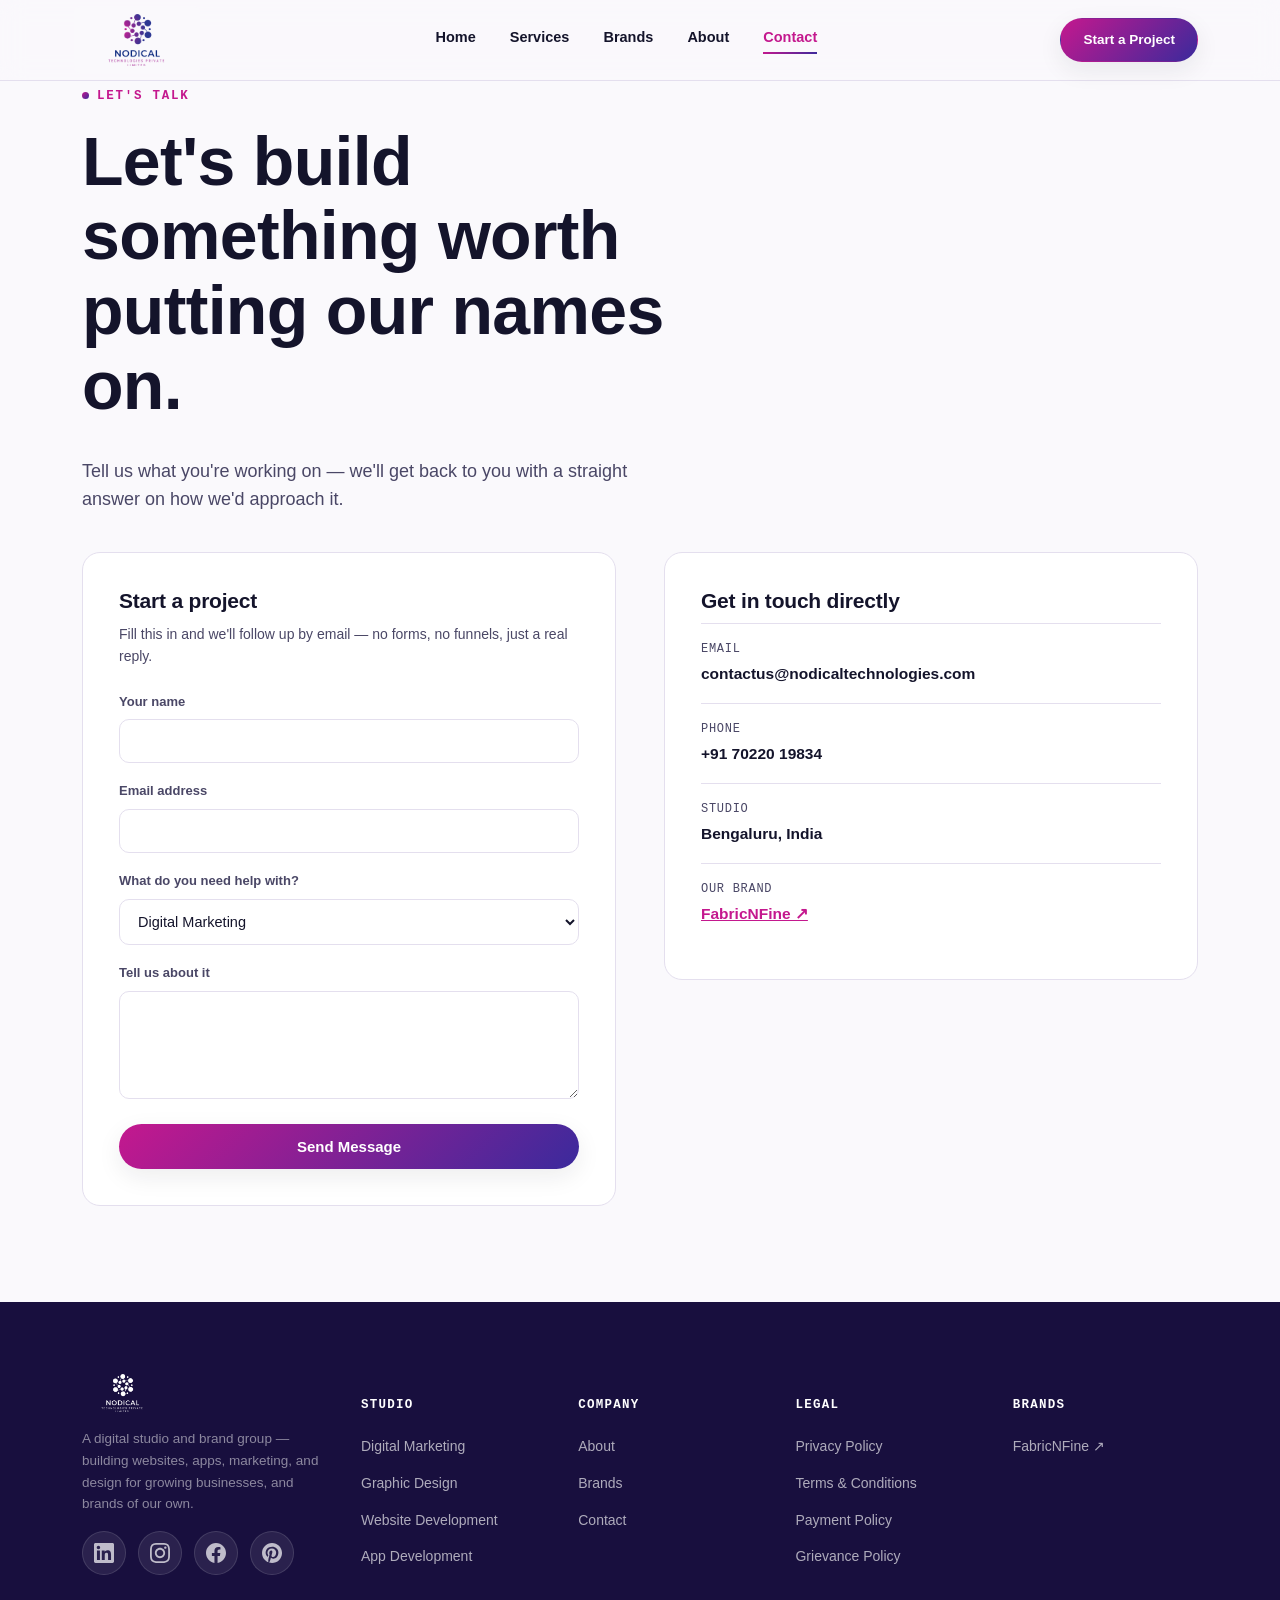
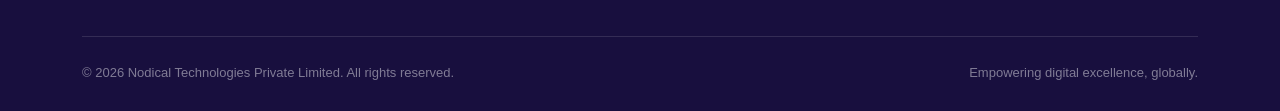
<file: contact.html>
<!DOCTYPE html>
<html lang="en">
<head>
<meta charset="UTF-8">
<meta name="viewport" content="width=device-width, initial-scale=1.0">

<!-- Security Headers (client-side fallback; real headers should be set on server) -->
<meta http-equiv="Content-Security-Policy" content="default-src 'self'; script-src 'self' 'unsafe-inline' https://www.googletagmanager.com; style-src 'self' 'unsafe-inline' https://fonts.googleapis.com; font-src 'self' https://fonts.gstatic.com data:; img-src 'self' data: https:; connect-src 'self' https://formspree.io https://www.google-analytics.com https://analytics.google.com https://*.google-analytics.com; frame-ancestors 'none'; base-uri 'self'; form-action 'self' https://formspree.io;">
<meta http-equiv="X-Content-Type-Options" content="nosniff">
<meta http-equiv="Referrer-Policy" content="strict-origin-when-cross-origin">
<meta http-equiv="Permissions-Policy" content="accelerometer=(), camera=(), geolocation=(), gyroscope=(), magnetometer=(), microphone=(), payment=(), usb=()">
<meta http-equiv="Cross-Origin-Opener-Policy" content="same-origin">
<meta http-equiv="Cross-Origin-Resource-Policy" content="same-origin">

<!-- Google tag (gtag.js) -->
<script async src="https://www.googletagmanager.com/gtag/js?id=G-E0MS8X6HJ5"></script>
<script>
  window.dataLayer = window.dataLayer || [];
  function gtag(){dataLayer.push(arguments);}
  gtag('js', new Date());
  gtag('config', 'G-E0MS8X6HJ5');
</script>

<title>Contact Nodical Technologies — Start a Project | Digital Studio</title>
<meta name="description" content="Get in touch with Nodical Technologies to start a marketing, design, website, or app development project. Based in Bengaluru.">
<meta name="keywords" content="contact Nodical Technologies, hire digital agency, start a project, digital marketing agency Bengaluru, web development company">
<meta name="author" content="Nodical Technologies Private Limited">
<meta name="robots" content="index, follow">
<link rel="canonical" href="https://nodicaltechnologies.com/contact.html">
<link rel="icon" type="image/png" href="assets/favicon.png">
<link rel="apple-touch-icon" href="assets/logo-full.png">
<link rel="stylesheet" href="styles.css">

<!-- Open Graph -->
<meta property="og:type" content="website">
<meta property="og:url" content="https://nodicaltechnologies.com/contact.html">
<meta property="og:title" content="Contact Us — Start a Project with Nodical Technologies">
<meta property="og:description" content="Let's build something worth putting our names on. Get in touch for digital marketing, design, or development.">
<meta property="og:image" content="https://nodicaltechnologies.com/assets/logo-full.png">
<meta property="og:site_name" content="Nodical Technologies">

<!-- Twitter Card -->
<meta name="twitter:card" content="summary_large_image">
<meta name="twitter:title" content="Contact Us — Start a Project with Nodical Technologies">
<meta name="twitter:description" content="Let's build something worth putting our names on. Get in touch for digital marketing, design, or development.">

<!-- JSON-LD Structured Data -->
<script type="application/ld+json">
{
  "@context": "https://schema.org",
  "@type": "ContactPage",
  "mainEntity": {
    "@type": "Organization",
    "name": "Nodical Technologies Private Limited",
    "url": "https://nodicaltechnologies.com",
    "email": "contactus@nodicaltechnologies.com",
    "telephone": "+91-7022019834",
    "address": {
      "@type": "PostalAddress",
      "addressLocality": "Bengaluru",
      "addressCountry": "IN"
    },
    "sameAs": [
      "https://www.linkedin.com/company/nodical-technologies-private-limited",
      "https://www.instagram.com/nodicalt/",
      "https://www.facebook.com/profile.php?id=61594370395190",
      "https://www.pinterest.com/NodicalT/"
    ]
  }
}
</script>

<link rel="manifest" href="manifest.json">
<meta name="theme-color" content="#180F3E">
<style>
.contact-grid{ display:grid; grid-template-columns:1fr 1fr; gap:48px; align-items:start; }
.contact-card{ background:#fff; border:1px solid var(--line); border-radius:var(--radius); padding:36px; }
.contact-row{ display:flex; gap:14px; padding:16px 0; border-top:1px solid var(--line); }
.contact-row:first-child{ border-top:none; padding-top:0; }
.contact-row .label{ font-size:12px; text-transform:uppercase; letter-spacing:.06em; color:var(--ink-soft); font-family:var(--font-mono); margin-bottom:3px; }
.contact-row .value{ font-size:15.5px; font-weight:600; }
.form-group{ margin-bottom:18px; }
.form-group label{ display:block; font-size:13px; font-weight:600; margin-bottom:7px; color:var(--ink-soft); }
.form-group input, .form-group textarea, .form-group select{
  width:100%; padding:13px 14px; border:1.5px solid var(--line); border-radius:10px;
  font-family:var(--font-body); font-size:14.5px; background:#fff; color:var(--ink);
}
.form-group input:focus, .form-group textarea:focus, .form-group select:focus{ outline:none; border-color:var(--magenta); }
</style>
</head>
<body>
<a href="#main-content" class="skip-link">Skip to main content</a>
<header>
  <div class="nav-inner">
    <a href="/" class="logo-mark"><img src="assets/logo-header.png" alt="Nodical Technologies"></a>
    <nav class="links">
      <a href="/">Home</a>
      <a href="services.html">Services</a>
      <a href="brands.html">Brands</a>
      <a href="about.html">About</a>
      <a href="contact.html" class="active">Contact</a>
    </nav>
    <a href="contact.html" class="btn btn-primary" style="padding:10px 22px; font-size:13.5px;">Start a Project</a>
    <button class="menu-toggle" aria-label="Menu"><span></span><span></span><span></span></button>
  </div>
</header>

<main id="main-content">
  <div class="wrap">
    <div class="eyebrow">Let's talk</div>
    <h1 style="max-width:640px;">Let's build something worth putting our names on.</h1>
    <p class="lead">Tell us what you're working on — we'll get back to you with a straight answer on how we'd approach it.</p>
  </div>
</section>

<section style="padding-top:20px;">
  <div class="wrap">
    <div class="contact-grid">

      <div class="contact-card reveal">
        <h3>Start a project</h3>
        <p style="font-size:14px; margin-bottom:24px;">Fill this in and we'll follow up by email — no forms, no funnels, just a real reply.</p>
        <form id="contactForm" action="https://formspree.io/f/maeyeool" method="POST">
          <input type="hidden" name="subject" value="New contact form submission — Nodical Technologies">
          <input type="text" name="_gotcha" style="display:none" tabindex="-1" autocomplete="off">
          <div class="form-group">
            <label>Your name</label>
            <input type="text" name="name" required>
          </div>
          <div class="form-group">
            <label>Email address</label>
            <input type="email" name="email" required>
          </div>
          <div class="form-group">
            <label>What do you need help with?</label>
            <select name="service">
              <option>Digital Marketing</option>
              <option>Graphic Design</option>
              <option>Website Development</option>
              <option>App Development</option>
              <option>Something else</option>
            </select>
          </div>
          <div class="form-group">
            <label>Tell us about it</label>
            <textarea name="message" rows="5" required></textarea>
          </div>
          <p id="formStatus" role="status" style="display:none; font-size:14px; margin-bottom:14px;"></p>
          <button type="submit" class="btn btn-primary" style="width:100%; justify-content:center; border:none;">Send Message</button>
        </form>
      </div>

      <div class="contact-card reveal">
        <h3>Get in touch directly</h3>
        <div class="contact-row">
          <div>
            <div class="label">Email</div>
            <div class="value">contactus@nodicaltechnologies.com</div>
          </div>
        </div>
        <div class="contact-row">
          <div>
            <div class="label">Phone</div>
            <div class="value">+91 70220 19834</div>
          </div>
        </div>
        <div class="contact-row">
          <div>
            <div class="label">Studio</div>
            <div class="value">Bengaluru, India</div>
          </div>
        </div>
        <div class="contact-row">
          <div>
            <div class="label">Our brand</div>
            <div class="value"><a href="https://www.fabricnfine.com" target="_blank" rel="noopener noreferrer" style="color:var(--magenta);">FabricNFine ↗</a></div>
          </div>
        </div>
      </div>

    </div>
  </div>
</section>

</section>

</main>

<button class="back-to-top" aria-label="Back to top" title="Back to top">
  <svg viewBox="0 0 24 24" fill="none" stroke="currentColor" stroke-width="2" aria-hidden="true"><path d="M18 15l-6-6-6 6"/></svg>
</button>

<footer>
  <div class="wrap">
    <div class="foot-grid">
      <div class="foot-brand">
        <img src="assets/logo-header.png" alt="Nodical Technologies">
        <p>A digital studio and brand group — building websites, apps, marketing, and design for growing businesses, and brands of our own.</p>
        <div class="foot-social">
          <div class="social-links" aria-label="Social media links">
            <a href="https://www.linkedin.com/company/nodical-technologies-private-limited" target="_blank" rel="noopener noreferrer" aria-label="LinkedIn">
              <svg viewBox="0 0 24 24" fill="currentColor" aria-hidden="true"><path d="M20.447 20.452h-3.554v-5.569c0-1.328-.027-3.037-1.852-3.037-1.853 0-2.136 1.445-2.136 2.939v5.667H9.351V9h3.414v1.561h.046c.477-.9 1.637-1.85 3.37-1.85 3.601 0 4.267 2.37 4.267 5.455v6.286zM5.337 7.433c-1.144 0-2.063-.926-2.063-2.065 0-1.138.92-2.063 2.063-2.063 1.14 0 2.064.925 2.064 2.063 0 1.139-.925 2.065-2.064 2.065zm1.782 13.019H3.555V9h3.564v11.452zM22.225 0H1.771C.792 0 0 .774 0 1.729v20.542C0 23.227.792 24 1.771 24h20.451C23.2 24 24 23.227 24 22.271V1.729C24 .774 23.2 0 22.222 0h.003z"/></svg>
            </a>
            <a href="https://twitter.com/nodicaltech" target="_blank" rel="noopener noreferrer" aria-label="Twitter / X" style="display:none;">
              <svg viewBox="0 0 24 24" fill="currentColor" aria-hidden="true"><path d="M18.244 2.25h3.308l-7.227 8.26 8.502 9.24-3.308.508-8.314-9.25-8.314 9.25L7.81 21.232l7.592-9.04L7.285 2.25h3.438l7.523 9.087Z"/></svg>
            </a>
            <a href="https://www.instagram.com/nodicalt/" target="_blank" rel="noopener noreferrer" aria-label="Instagram">
              <svg viewBox="0 0 24 24" fill="currentColor" aria-hidden="true"><path d="M12 2.163c3.204 0 3.584.012 4.85.07 3.252.148 4.771 1.691 4.919 4.919.058 1.265.069 1.645.069 4.849 0 3.205-.012 3.584-.069 4.849-.149 3.225-1.664 4.771-4.919 4.919-1.266.058-1.644.07-4.85.07-3.204 0-3.584-.012-4.849-.07-3.26-.149-4.771-1.699-4.919-4.92-.058-1.265-.07-1.644-.07-4.849 0-3.204.013-3.583.07-4.849.149-3.227 1.664-4.771 4.919-4.919 1.266-.057 1.645-.069 4.849-.069zm0-2.163c-3.259 0-3.667.014-4.947.072-4.358.2-6.78 2.618-6.98 6.98-.059 1.281-.073 1.689-.073 4.948 0 3.259.014 3.668.072 4.948.2 4.358 2.618 6.78 6.98 6.98 1.281.058 1.689.072 4.948.072 3.259 0 3.668-.014 4.948-.072 4.354-.2 6.782-2.618 6.979-6.98.059-1.28.073-1.689.073-4.948 0-3.259-.014-3.667-.072-4.947-.196-4.354-2.617-6.78-6.979-6.98-.1281-.058-1.69-.072-4.949-.072zm0 5.838c-3.403 0-6.162 2.759-6.162 6.162s2.759 6.163 6.162 6.163 6.162-2.759 6.162-6.163c0-3.403-2.759-6.162-6.162-6.162zm0 10.162c-2.209 0-4-1.79-4-4 0-2.209 1.791-4 4-4s4 1.791 4 4c0 2.21-1.791 4-4 4zm6.406-11.845c-.796 0-1.441.645-1.441 1.44s.645 1.44 1.441 1.44c.795 0 1.439-.645 1.439-1.44s-.644-1.44-1.439-1.44z"/></svg>
            </a>
            <a href="https://www.facebook.com/profile.php?id=61594370395190" target="_blank" rel="noopener noreferrer" aria-label="Facebook">
              <svg viewBox="0 0 24 24" fill="currentColor" aria-hidden="true"><path d="M24 12.073c0-6.627-5.373-12-12-12s-12 5.373-12 12c0 5.99 4.388 10.954 10.125 11.854v-8.385H7.078v-3.47h3.047V9.43c0-3.007 1.792-4.669 4.533-4.669 1.312 0 2.686.235 2.686.235v2.953H15.83c-1.491 0-1.956.925-1.956 1.874v2.25h3.328l-.532 3.47h-2.796v8.385C19.612 23.027 24 18.062 24 12.073z"/></svg>
            </a>
            <a href="https://www.pinterest.com/NodicalT/" target="_blank" rel="noopener noreferrer" aria-label="Pinterest">
              <svg viewBox="0 0 24 24" fill="currentColor" aria-hidden="true"><path d="M12.017 0C5.396 0 .029 5.367.029 11.987c0 5.079 3.158 9.417 7.618 11.162-.105-.949-.199-2.403.041-3.439.219-.937 1.406-5.957 1.406-5.957s-.359-.72-.359-1.781c0-1.663.967-2.911 2.168-2.911 1.024 0 1.518.769 1.518 1.688 0 1.029-.653 2.567-.992 3.992-.285 1.193.6 2.165 1.775 2.165 2.128 0 3.768-2.245 3.768-5.487 0-2.861-2.063-4.869-5.008-4.869-3.41 0-5.409 2.562-5.409 5.199 0 1.033.394 2.143.889 2.741.099.12.112.225.085.345-.09.375-.293 1.199-.334 1.363-.053.225-.172.271-.402.165-1.495-.69-2.433-2.878-2.433-4.646 0-3.776 2.748-7.252 7.92-7.252 4.158 0 7.392 2.967 7.392 6.923 0 4.135-2.607 7.462-6.233 7.462-1.214 0-2.354-.629-2.749-1.373l-.749 2.848c-.269 1.045-1.004 2.352-1.498 3.146C9.774 23.812 10.881 24 12.017 24c6.624 0 11.985-5.367 11.985-11.987C24.002 5.367 18.641.001 12.017.001z"/></svg>
            </a>
          </div>
        </div>
      </div>
      <div>
        <h5>Studio</h5>
        <ul>
          <li><a href="services.html">Digital Marketing</a></li>
          <li><a href="services.html#graphic-design">Graphic Design</a></li>
          <li><a href="services.html#website-development">Website Development</a></li>
          <li><a href="services.html#app-development">App Development</a></li>
        </ul>
      </div>
      <div>
        <h5>Company</h5>
        <ul>
          <li><a href="about.html">About</a></li>
          <li><a href="brands.html">Brands</a></li>
          <li><a href="contact.html">Contact</a></li>
        </ul>
      </div>
      <div>
        <h5>Legal</h5>
        <ul>
          <li><a href="privacy-policy.html">Privacy Policy</a></li>
          <li><a href="terms-and-conditions.html">Terms &amp; Conditions</a></li>
          <li><a href="payment-policy.html">Payment Policy</a></li>
          <li><a href="grievance-policy.html">Grievance Policy</a></li>
        </ul>
      </div>
      <div>
        <h5>Brands</h5>
        <ul>
          <li><a href="https://www.fabricnfine.com" target="_blank" rel="noopener noreferrer">FabricNFine ↗</a></li>
        </ul>
      </div>
    </div>
    <div class="foot-bottom">
      <span>© 2026 Nodical Technologies Private Limited. All rights reserved.</span>
      <span>Empowering digital excellence, globally.</span>
    </div>
  </div>
</footer>
<script src="script.js"></script>
<script>
(function(){
  var form = document.getElementById('contactForm');
  if (!form) return;
  var status = document.getElementById('formStatus');
  form.addEventListener('submit', function(e){
    e.preventDefault();
    var btn = form.querySelector('button[type="submit"]');
    btn.disabled = true;
    btn.textContent = 'Sending…';
    status.style.display = 'none';

    fetch(form.action, {
      method: 'POST',
      body: new FormData(form),
      headers: { 'Accept': 'application/json' }
    }).then(function(response){
      if (response.ok) {
        window.location.href = '/thank-you.html';
      } else {
        response.json().then(function(data){
          var msg = (data && data.errors) ? data.errors.map(function(er){ return er.message; }).join(', ') : 'Something went wrong. Please try again or email us directly.';
          status.textContent = msg;
          status.style.color = '#C4188E';
          status.style.display = 'block';
          btn.disabled = false;
          btn.textContent = 'Send Message';
        });
      }
    }).catch(function(){
      status.textContent = 'Something went wrong. Please try again or email us directly at contactus@nodicaltechnologies.com.';
      status.style.color = '#C4188E';
      status.style.display = 'block';
      btn.disabled = false;
      btn.textContent = 'Send Message';
    });
  });
})();
</script>
</body>
</html>
</file>
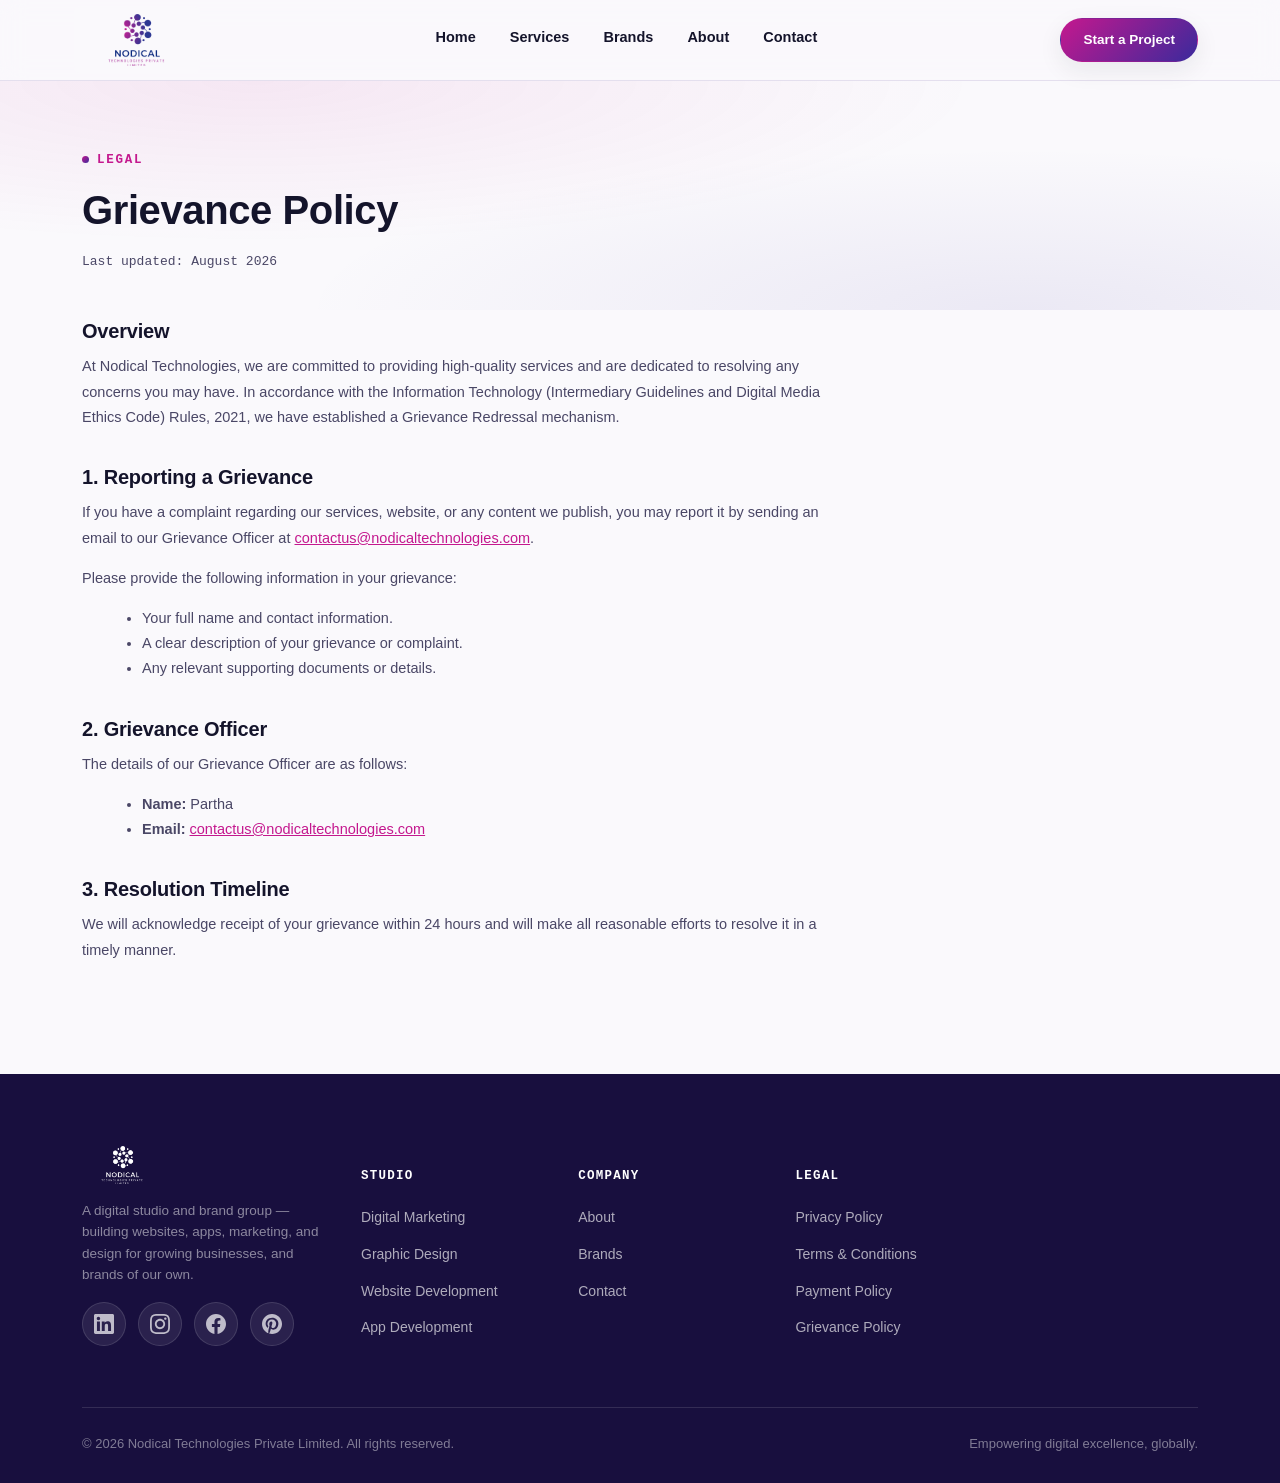
<file: grievance-policy.html>
<!DOCTYPE html>
<html lang="en">
<head>
<meta charset="UTF-8">
<meta name="viewport" content="width=device-width, initial-scale=1.0">

<!-- Security Headers (client-side fallback; real headers should be set on server) -->
<meta http-equiv="Content-Security-Policy" content="default-src 'self'; script-src 'self' 'unsafe-inline' https://www.googletagmanager.com; style-src 'self' 'unsafe-inline' https://fonts.googleapis.com; font-src 'self' https://fonts.gstatic.com data:; img-src 'self' data: https:; connect-src 'self' https://www.google-analytics.com https://analytics.google.com https://*.google-analytics.com; frame-ancestors 'none'; base-uri 'self'; form-action 'self';">
<meta http-equiv="X-Content-Type-Options" content="nosniff">
<meta http-equiv="Referrer-Policy" content="strict-origin-when-cross-origin">
<meta http-equiv="Permissions-Policy" content="accelerometer=(), camera=(), geolocation=(), gyroscope=(), magnetometer=(), microphone=(), payment=(), usb=()">
<meta http-equiv="Cross-Origin-Opener-Policy" content="same-origin">
<meta http-equiv="Cross-Origin-Resource-Policy" content="same-origin">

<!-- Google tag (gtag.js) -->
<script async src="https://www.googletagmanager.com/gtag/js?id=G-E0MS8X6HJ5"></script>
<script>
  window.dataLayer = window.dataLayer || [];
  function gtag(){dataLayer.push(arguments);}
  gtag('js', new Date());
  gtag('config', 'G-E0MS8X6HJ5');
</script>

<title>Grievance Policy — Nodical Technologies</title>
<meta name="description" content="Grievance Redressal Policy for Nodical Technologies Private Limited, in accordance with the IT (Intermediary Guidelines) Rules, 2021.">
<meta name="author" content="Nodical Technologies Private Limited">
<meta name="robots" content="index, follow">
<link rel="canonical" href="https://nodicaltechnologies.com/grievance-policy.html">
<link rel="icon" type="image/png" href="assets/favicon.png">
<link rel="apple-touch-icon" href="assets/logo-full.png">
<link rel="stylesheet" href="styles.css">

<!-- Open Graph -->
<meta property="og:type" content="website">
<meta property="og:url" content="https://nodicaltechnologies.com/grievance-policy.html">
<meta property="og:title" content="Grievance Policy — Nodical Technologies">
<meta property="og:description" content="Grievance Redressal Policy for Nodical Technologies Private Limited, in accordance with the IT (Intermediary Guidelines) Rules, 2021.">
<meta property="og:image" content="https://nodicaltechnologies.com/assets/logo-full.png">
<meta property="og:site_name" content="Nodical Technologies">

<!-- Twitter Card -->
<meta name="twitter:card" content="summary_large_image">
<meta name="twitter:title" content="Grievance Policy — Nodical Technologies">
<meta name="twitter:description" content="Grievance Redressal Policy for Nodical Technologies Private Limited, in accordance with the IT (Intermediary Guidelines) Rules, 2021.">

<!-- JSON-LD Structured Data -->
<script type="application/ld+json">
{
  "@context": "https://schema.org",
  "@type": "WebPage",
  "name": "Grievance Policy",
  "url": "https://nodicaltechnologies.com/grievance-policy.html",
  "isPartOf": {
    "@type": "WebSite",
    "name": "Nodical Technologies",
    "url": "https://nodicaltechnologies.com/"
  },
  "breadcrumb": {
    "@type": "BreadcrumbList",
    "itemListElement": [
      {"@type": "ListItem", "position": 1, "name": "Home", "item": "https://nodicaltechnologies.com/"},
      {"@type": "ListItem", "position": 2, "name": "Grievance Policy", "item": "https://nodicaltechnologies.com/grievance-policy.html"}
    ]
  }
}
</script>

<link rel="manifest" href="manifest.json">
<meta name="theme-color" content="#180F3E">
</head>
<body>
<a href="#main-content" class="skip-link">Skip to main content</a>
<header>
  <div class="nav-inner">
    <a href="/" class="logo-mark"><img src="assets/logo-header.png" alt="Nodical Technologies"></a>
    <nav class="links">
      <a href="/">Home</a>
      <a href="services.html">Services</a>
      <a href="brands.html">Brands</a>
      <a href="about.html">About</a>
      <a href="contact.html">Contact</a>
    </nav>
    <a href="contact.html" class="btn btn-primary" style="padding:10px 22px; font-size:13.5px;">Start a Project</a>
    <button class="menu-toggle" aria-label="Menu"><span></span><span></span><span></span></button>
  </div>
</header>

<main id="main-content">

<section class="hero" style="padding:64px 0 30px;">
  <div class="wrap">
    <div class="eyebrow">Legal</div>
    <h1 style="font-size:clamp(28px,3.4vw,40px);">Grievance Policy</h1>
    <p class="legal-updated">Last updated: August 2026</p>
  </div>
</section>

<section style="padding-top:10px;">
  <div class="wrap">
    <div class="legal-body">
      <h2>Overview</h2>
<p>At Nodical Technologies, we are committed to providing high-quality services and are dedicated to resolving any concerns you may have. In accordance with the Information Technology (Intermediary Guidelines and Digital Media Ethics Code) Rules, 2021, we have established a Grievance Redressal mechanism.</p>

<h2>1. Reporting a Grievance</h2>
<p>If you have a complaint regarding our services, website, or any content we publish, you may report it by sending an email to our Grievance Officer at <a href="mailto:contactus@nodicaltechnologies.com" style="color:var(--magenta);">contactus@nodicaltechnologies.com</a>.</p>
<p>Please provide the following information in your grievance:</p>
<ul>
  <li>Your full name and contact information.</li>
  <li>A clear description of your grievance or complaint.</li>
  <li>Any relevant supporting documents or details.</li>
</ul>

<h2>2. Grievance Officer</h2>
<p>The details of our Grievance Officer are as follows:</p>
<ul>
  <li><strong>Name:</strong> Partha</li>
  <li><strong>Email:</strong> <a href="mailto:contactus@nodicaltechnologies.com" style="color:var(--magenta);">contactus@nodicaltechnologies.com</a></li>
</ul>

<h2>3. Resolution Timeline</h2>
<p>We will acknowledge receipt of your grievance within 24 hours and will make all reasonable efforts to resolve it in a timely manner.</p>

    </div>
  </div>
</section>

</main>

<footer>
  <div class="wrap">
    <div class="foot-grid">
      <div class="foot-brand">
        <img src="assets/logo-header.png" alt="Nodical Technologies">
        <p>A digital studio and brand group — building websites, apps, marketing, and design for growing businesses, and brands of our own.</p>
        <div class="foot-social">
          <div class="social-links" aria-label="Social media links">
            <a href="https://www.linkedin.com/company/nodical-technologies-private-limited" target="_blank" rel="noopener noreferrer" aria-label="LinkedIn">
              <svg viewBox="0 0 24 24" fill="currentColor" aria-hidden="true"><path d="M20.447 20.452h-3.554v-5.569c0-1.328-.027-3.037-1.852-3.037-1.853 0-2.136 1.445-2.136 2.939v5.667H9.351V9h3.414v1.561h.046c.477-.9 1.637-1.85 3.37-1.85 3.601 0 4.267 2.37 4.267 5.455v6.286zM5.337 7.433c-1.144 0-2.063-.926-2.063-2.065 0-1.138.92-2.063 2.063-2.063 1.14 0 2.064.925 2.064 2.063 0 1.139-.925 2.065-2.064 2.065zm1.782 13.019H3.555V9h3.564v11.452zM22.225 0H1.771C.792 0 0 .774 0 1.729v20.542C0 23.227.792 24 1.771 24h20.451C23.2 24 24 23.227 24 22.271V1.729C24 .774 23.2 0 22.222 0h.003z"/></svg>
            </a>
            <a href="https://twitter.com/nodicaltech" target="_blank" rel="noopener noreferrer" aria-label="Twitter / X" style="display:none;">
              <svg viewBox="0 0 24 24" fill="currentColor" aria-hidden="true"><path d="M18.244 2.25h3.308l-7.227 8.26 8.502 9.24-3.308.508-8.314-9.25-8.314 9.25L7.81 21.232l7.592-9.04L7.285 2.25h3.438l7.523 9.087Z"/></svg>
            </a>
            <a href="https://www.instagram.com/nodicalt/" target="_blank" rel="noopener noreferrer" aria-label="Instagram">
              <svg viewBox="0 0 24 24" fill="currentColor" aria-hidden="true"><path d="M12 2.163c3.204 0 3.584.012 4.85.07 3.252.148 4.771 1.691 4.919 4.919.058 1.265.069 1.645.069 4.849 0 3.205-.012 3.584-.069 4.849-.149 3.225-1.664 4.771-4.919 4.919-1.266.058-1.644.07-4.85.07-3.204 0-3.584-.012-4.849-.07-3.26-.149-4.771-1.699-4.919-4.92-.058-1.265-.07-1.644-.07-4.849 0-3.204.013-3.583.07-4.849.149-3.227 1.664-4.771 4.919-4.919 1.266-.057 1.645-.069 4.849-.069zm0-2.163c-3.259 0-3.667.014-4.947.072-4.358.2-6.78 2.618-6.98 6.98-.059 1.281-.073 1.689-.073 4.948 0 3.259.014 3.668.072 4.948.2 4.358 2.618 6.78 6.98 6.98 1.281.058 1.689.072 4.948.072 3.259 0 3.668-.014 4.948-.072 4.354-.2 6.782-2.618 6.979-6.98.059-1.28.073-1.689.073-4.948 0-3.259-.014-3.667-.072-4.947-.196-4.354-2.617-6.78-6.979-6.98-.1281-.058-1.69-.072-4.949-.072zm0 5.838c-3.403 0-6.162 2.759-6.162 6.162s2.759 6.163 6.162 6.163 6.162-2.759 6.162-6.163c0-3.403-2.759-6.162-6.162-6.162zm0 10.162c-2.209 0-4-1.79-4-4 0-2.209 1.791-4 4-4s4 1.791 4 4c0 2.21-1.791 4-4 4zm6.406-11.845c-.796 0-1.441.645-1.441 1.44s.645 1.44 1.441 1.44c.795 0 1.439-.645 1.439-1.44s-.644-1.44-1.439-1.44z"/></svg>
            </a>
            <a href="https://www.facebook.com/profile.php?id=61594370395190" target="_blank" rel="noopener noreferrer" aria-label="Facebook">
              <svg viewBox="0 0 24 24" fill="currentColor" aria-hidden="true"><path d="M24 12.073c0-6.627-5.373-12-12-12s-12 5.373-12 12c0 5.99 4.388 10.954 10.125 11.854v-8.385H7.078v-3.47h3.047V9.43c0-3.007 1.792-4.669 4.533-4.669 1.312 0 2.686.235 2.686.235v2.953H15.83c-1.491 0-1.956.925-1.956 1.874v2.25h3.328l-.532 3.47h-2.796v8.385C19.612 23.027 24 18.062 24 12.073z"/></svg>
            </a>
            <a href="https://www.pinterest.com/NodicalT/" target="_blank" rel="noopener noreferrer" aria-label="Pinterest">
              <svg viewBox="0 0 24 24" fill="currentColor" aria-hidden="true"><path d="M12.017 0C5.396 0 .029 5.367.029 11.987c0 5.079 3.158 9.417 7.618 11.162-.105-.949-.199-2.403.041-3.439.219-.937 1.406-5.957 1.406-5.957s-.359-.72-.359-1.781c0-1.663.967-2.911 2.168-2.911 1.024 0 1.518.769 1.518 1.688 0 1.029-.653 2.567-.992 3.992-.285 1.193.6 2.165 1.775 2.165 2.128 0 3.768-2.245 3.768-5.487 0-2.861-2.063-4.869-5.008-4.869-3.41 0-5.409 2.562-5.409 5.199 0 1.033.394 2.143.889 2.741.099.12.112.225.085.345-.09.375-.293 1.199-.334 1.363-.053.225-.172.271-.402.165-1.495-.69-2.433-2.878-2.433-4.646 0-3.776 2.748-7.252 7.92-7.252 4.158 0 7.392 2.967 7.392 6.923 0 4.135-2.607 7.462-6.233 7.462-1.214 0-2.354-.629-2.749-1.373l-.749 2.848c-.269 1.045-1.004 2.352-1.498 3.146C9.774 23.812 10.881 24 12.017 24c6.624 0 11.985-5.367 11.985-11.987C24.002 5.367 18.641.001 12.017.001z"/></svg>
            </a>
          </div>
        </div>
      </div>
      <div>
        <h5>Studio</h5>
        <ul>
          <li><a href="services.html">Digital Marketing</a></li>
          <li><a href="services.html#graphic-design">Graphic Design</a></li>
          <li><a href="services.html#website-development">Website Development</a></li>
          <li><a href="services.html#app-development">App Development</a></li>
        </ul>
      </div>
      <div>
        <h5>Company</h5>
        <ul>
          <li><a href="about.html">About</a></li>
          <li><a href="brands.html">Brands</a></li>
          <li><a href="contact.html">Contact</a></li>
        </ul>
      </div>
      <div>
        <h5>Legal</h5>
        <ul>
          <li><a href="privacy-policy.html">Privacy Policy</a></li>
          <li><a href="terms-and-conditions.html">Terms &amp; Conditions</a></li>
          <li><a href="payment-policy.html">Payment Policy</a></li>
          <li><a href="grievance-policy.html">Grievance Policy</a></li>
        </ul>
      </div>
    </div>
    <div class="foot-bottom">
      <span>© 2026 Nodical Technologies Private Limited. All rights reserved.</span>
      <span>Empowering digital excellence, globally.</span>
    </div>
  </div>
</footer>
<script src="script.js"></script>
</body>
</html>
</file>
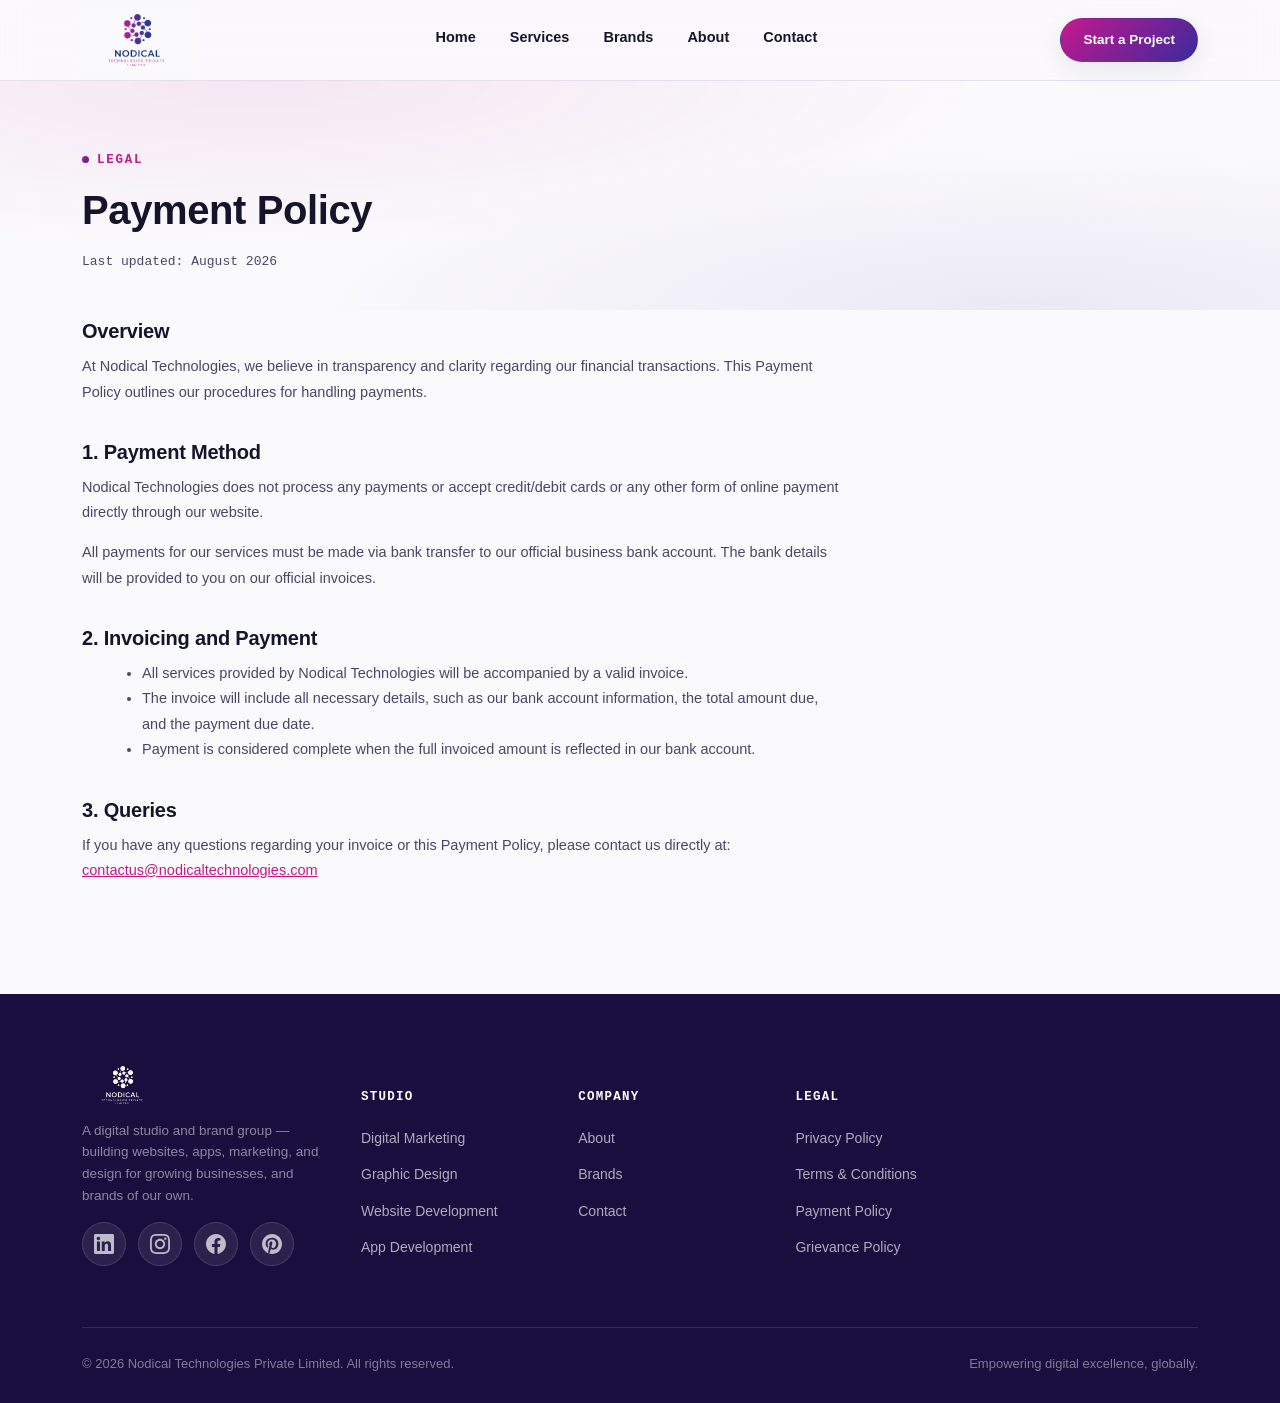
<file: payment-policy.html>
<!DOCTYPE html>
<html lang="en">
<head>
<meta charset="UTF-8">
<meta name="viewport" content="width=device-width, initial-scale=1.0">

<!-- Security Headers (client-side fallback; real headers should be set on server) -->
<meta http-equiv="Content-Security-Policy" content="default-src 'self'; script-src 'self' 'unsafe-inline' https://www.googletagmanager.com; style-src 'self' 'unsafe-inline' https://fonts.googleapis.com; font-src 'self' https://fonts.gstatic.com data:; img-src 'self' data: https:; connect-src 'self' https://www.google-analytics.com https://analytics.google.com https://*.google-analytics.com; frame-ancestors 'none'; base-uri 'self'; form-action 'self';">
<meta http-equiv="X-Content-Type-Options" content="nosniff">
<meta http-equiv="Referrer-Policy" content="strict-origin-when-cross-origin">
<meta http-equiv="Permissions-Policy" content="accelerometer=(), camera=(), geolocation=(), gyroscope=(), magnetometer=(), microphone=(), payment=(), usb=()">
<meta http-equiv="Cross-Origin-Opener-Policy" content="same-origin">
<meta http-equiv="Cross-Origin-Resource-Policy" content="same-origin">

<!-- Google tag (gtag.js) -->
<script async src="https://www.googletagmanager.com/gtag/js?id=G-E0MS8X6HJ5"></script>
<script>
  window.dataLayer = window.dataLayer || [];
  function gtag(){dataLayer.push(arguments);}
  gtag('js', new Date());
  gtag('config', 'G-E0MS8X6HJ5');
</script>

<title>Payment Policy — Nodical Technologies</title>
<meta name="description" content="Payment Policy for Nodical Technologies Private Limited — how invoicing and bank transfer payments work for our services.">
<meta name="author" content="Nodical Technologies Private Limited">
<meta name="robots" content="index, follow">
<link rel="canonical" href="https://nodicaltechnologies.com/payment-policy.html">
<link rel="icon" type="image/png" href="assets/favicon.png">
<link rel="apple-touch-icon" href="assets/logo-full.png">
<link rel="stylesheet" href="styles.css">

<!-- Open Graph -->
<meta property="og:type" content="website">
<meta property="og:url" content="https://nodicaltechnologies.com/payment-policy.html">
<meta property="og:title" content="Payment Policy — Nodical Technologies">
<meta property="og:description" content="Payment Policy for Nodical Technologies Private Limited — how invoicing and bank transfer payments work for our services.">
<meta property="og:image" content="https://nodicaltechnologies.com/assets/logo-full.png">
<meta property="og:site_name" content="Nodical Technologies">

<!-- Twitter Card -->
<meta name="twitter:card" content="summary_large_image">
<meta name="twitter:title" content="Payment Policy — Nodical Technologies">
<meta name="twitter:description" content="Payment Policy for Nodical Technologies Private Limited — how invoicing and bank transfer payments work for our services.">

<!-- JSON-LD Structured Data -->
<script type="application/ld+json">
{
  "@context": "https://schema.org",
  "@type": "WebPage",
  "name": "Payment Policy",
  "url": "https://nodicaltechnologies.com/payment-policy.html",
  "isPartOf": {
    "@type": "WebSite",
    "name": "Nodical Technologies",
    "url": "https://nodicaltechnologies.com/"
  },
  "breadcrumb": {
    "@type": "BreadcrumbList",
    "itemListElement": [
      {"@type": "ListItem", "position": 1, "name": "Home", "item": "https://nodicaltechnologies.com/"},
      {"@type": "ListItem", "position": 2, "name": "Payment Policy", "item": "https://nodicaltechnologies.com/payment-policy.html"}
    ]
  }
}
</script>

<link rel="manifest" href="manifest.json">
<meta name="theme-color" content="#180F3E">
</head>
<body>
<a href="#main-content" class="skip-link">Skip to main content</a>
<header>
  <div class="nav-inner">
    <a href="/" class="logo-mark"><img src="assets/logo-header.png" alt="Nodical Technologies"></a>
    <nav class="links">
      <a href="/">Home</a>
      <a href="services.html">Services</a>
      <a href="brands.html">Brands</a>
      <a href="about.html">About</a>
      <a href="contact.html">Contact</a>
    </nav>
    <a href="contact.html" class="btn btn-primary" style="padding:10px 22px; font-size:13.5px;">Start a Project</a>
    <button class="menu-toggle" aria-label="Menu"><span></span><span></span><span></span></button>
  </div>
</header>

<main id="main-content">

<section class="hero" style="padding:64px 0 30px;">
  <div class="wrap">
    <div class="eyebrow">Legal</div>
    <h1 style="font-size:clamp(28px,3.4vw,40px);">Payment Policy</h1>
    <p class="legal-updated">Last updated: August 2026</p>
  </div>
</section>

<section style="padding-top:10px;">
  <div class="wrap">
    <div class="legal-body">
      
<h2>Overview</h2>
<p>At Nodical Technologies, we believe in transparency and clarity regarding our financial transactions. This Payment Policy outlines our procedures for handling payments.</p>

<h2>1. Payment Method</h2>
<p>Nodical Technologies does not process any payments or accept credit/debit cards or any other form of online payment directly through our website.</p>
<p>All payments for our services must be made via bank transfer to our official business bank account. The bank details will be provided to you on our official invoices.</p>

<h2>2. Invoicing and Payment</h2>
<ul>
  <li>All services provided by Nodical Technologies will be accompanied by a valid invoice.</li>
  <li>The invoice will include all necessary details, such as our bank account information, the total amount due, and the payment due date.</li>
  <li>Payment is considered complete when the full invoiced amount is reflected in our bank account.</li>
</ul>

<h2>3. Queries</h2>
<p>If you have any questions regarding your invoice or this Payment Policy, please contact us directly at: <a href="mailto:contactus@nodicaltechnologies.com" style="color:var(--magenta);">contactus@nodicaltechnologies.com</a></p>

    </div>
  </div>
</section>

</main>

<footer>
  <div class="wrap">
    <div class="foot-grid">
      <div class="foot-brand">
        <img src="assets/logo-header.png" alt="Nodical Technologies">
        <p>A digital studio and brand group — building websites, apps, marketing, and design for growing businesses, and brands of our own.</p>
        <div class="foot-social">
          <div class="social-links" aria-label="Social media links">
            <a href="https://www.linkedin.com/company/nodical-technologies-private-limited" target="_blank" rel="noopener noreferrer" aria-label="LinkedIn">
              <svg viewBox="0 0 24 24" fill="currentColor" aria-hidden="true"><path d="M20.447 20.452h-3.554v-5.569c0-1.328-.027-3.037-1.852-3.037-1.853 0-2.136 1.445-2.136 2.939v5.667H9.351V9h3.414v1.561h.046c.477-.9 1.637-1.85 3.37-1.85 3.601 0 4.267 2.37 4.267 5.455v6.286zM5.337 7.433c-1.144 0-2.063-.926-2.063-2.065 0-1.138.92-2.063 2.063-2.063 1.14 0 2.064.925 2.064 2.063 0 1.139-.925 2.065-2.064 2.065zm1.782 13.019H3.555V9h3.564v11.452zM22.225 0H1.771C.792 0 0 .774 0 1.729v20.542C0 23.227.792 24 1.771 24h20.451C23.2 24 24 23.227 24 22.271V1.729C24 .774 23.2 0 22.222 0h.003z"/></svg>
            </a>
            <a href="https://twitter.com/nodicaltech" target="_blank" rel="noopener noreferrer" aria-label="Twitter / X" style="display:none;">
              <svg viewBox="0 0 24 24" fill="currentColor" aria-hidden="true"><path d="M18.244 2.25h3.308l-7.227 8.26 8.502 9.24-3.308.508-8.314-9.25-8.314 9.25L7.81 21.232l7.592-9.04L7.285 2.25h3.438l7.523 9.087Z"/></svg>
            </a>
            <a href="https://www.instagram.com/nodicalt/" target="_blank" rel="noopener noreferrer" aria-label="Instagram">
              <svg viewBox="0 0 24 24" fill="currentColor" aria-hidden="true"><path d="M12 2.163c3.204 0 3.584.012 4.85.07 3.252.148 4.771 1.691 4.919 4.919.058 1.265.069 1.645.069 4.849 0 3.205-.012 3.584-.069 4.849-.149 3.225-1.664 4.771-4.919 4.919-1.266.058-1.644.07-4.85.07-3.204 0-3.584-.012-4.849-.07-3.26-.149-4.771-1.699-4.919-4.92-.058-1.265-.07-1.644-.07-4.849 0-3.204.013-3.583.07-4.849.149-3.227 1.664-4.771 4.919-4.919 1.266-.057 1.645-.069 4.849-.069zm0-2.163c-3.259 0-3.667.014-4.947.072-4.358.2-6.78 2.618-6.98 6.98-.059 1.281-.073 1.689-.073 4.948 0 3.259.014 3.668.072 4.948.2 4.358 2.618 6.78 6.98 6.98 1.281.058 1.689.072 4.948.072 3.259 0 3.668-.014 4.948-.072 4.354-.2 6.782-2.618 6.979-6.98.059-1.28.073-1.689.073-4.948 0-3.259-.014-3.667-.072-4.947-.196-4.354-2.617-6.78-6.979-6.98-.1281-.058-1.69-.072-4.949-.072zm0 5.838c-3.403 0-6.162 2.759-6.162 6.162s2.759 6.163 6.162 6.163 6.162-2.759 6.162-6.163c0-3.403-2.759-6.162-6.162-6.162zm0 10.162c-2.209 0-4-1.79-4-4 0-2.209 1.791-4 4-4s4 1.791 4 4c0 2.21-1.791 4-4 4zm6.406-11.845c-.796 0-1.441.645-1.441 1.44s.645 1.44 1.441 1.44c.795 0 1.439-.645 1.439-1.44s-.644-1.44-1.439-1.44z"/></svg>
            </a>
            <a href="https://www.facebook.com/profile.php?id=61594370395190" target="_blank" rel="noopener noreferrer" aria-label="Facebook">
              <svg viewBox="0 0 24 24" fill="currentColor" aria-hidden="true"><path d="M24 12.073c0-6.627-5.373-12-12-12s-12 5.373-12 12c0 5.99 4.388 10.954 10.125 11.854v-8.385H7.078v-3.47h3.047V9.43c0-3.007 1.792-4.669 4.533-4.669 1.312 0 2.686.235 2.686.235v2.953H15.83c-1.491 0-1.956.925-1.956 1.874v2.25h3.328l-.532 3.47h-2.796v8.385C19.612 23.027 24 18.062 24 12.073z"/></svg>
            </a>
            <a href="https://www.pinterest.com/NodicalT/" target="_blank" rel="noopener noreferrer" aria-label="Pinterest">
              <svg viewBox="0 0 24 24" fill="currentColor" aria-hidden="true"><path d="M12.017 0C5.396 0 .029 5.367.029 11.987c0 5.079 3.158 9.417 7.618 11.162-.105-.949-.199-2.403.041-3.439.219-.937 1.406-5.957 1.406-5.957s-.359-.72-.359-1.781c0-1.663.967-2.911 2.168-2.911 1.024 0 1.518.769 1.518 1.688 0 1.029-.653 2.567-.992 3.992-.285 1.193.6 2.165 1.775 2.165 2.128 0 3.768-2.245 3.768-5.487 0-2.861-2.063-4.869-5.008-4.869-3.41 0-5.409 2.562-5.409 5.199 0 1.033.394 2.143.889 2.741.099.12.112.225.085.345-.09.375-.293 1.199-.334 1.363-.053.225-.172.271-.402.165-1.495-.69-2.433-2.878-2.433-4.646 0-3.776 2.748-7.252 7.92-7.252 4.158 0 7.392 2.967 7.392 6.923 0 4.135-2.607 7.462-6.233 7.462-1.214 0-2.354-.629-2.749-1.373l-.749 2.848c-.269 1.045-1.004 2.352-1.498 3.146C9.774 23.812 10.881 24 12.017 24c6.624 0 11.985-5.367 11.985-11.987C24.002 5.367 18.641.001 12.017.001z"/></svg>
            </a>
          </div>
        </div>
      </div>
      <div>
        <h5>Studio</h5>
        <ul>
          <li><a href="services.html">Digital Marketing</a></li>
          <li><a href="services.html#graphic-design">Graphic Design</a></li>
          <li><a href="services.html#website-development">Website Development</a></li>
          <li><a href="services.html#app-development">App Development</a></li>
        </ul>
      </div>
      <div>
        <h5>Company</h5>
        <ul>
          <li><a href="about.html">About</a></li>
          <li><a href="brands.html">Brands</a></li>
          <li><a href="contact.html">Contact</a></li>
        </ul>
      </div>
      <div>
        <h5>Legal</h5>
        <ul>
          <li><a href="privacy-policy.html">Privacy Policy</a></li>
          <li><a href="terms-and-conditions.html">Terms &amp; Conditions</a></li>
          <li><a href="payment-policy.html">Payment Policy</a></li>
          <li><a href="grievance-policy.html">Grievance Policy</a></li>
        </ul>
      </div>
    </div>
    <div class="foot-bottom">
      <span>© 2026 Nodical Technologies Private Limited. All rights reserved.</span>
      <span>Empowering digital excellence, globally.</span>
    </div>
  </div>
</footer>
<script src="script.js"></script>
</body>
</html>
</file>
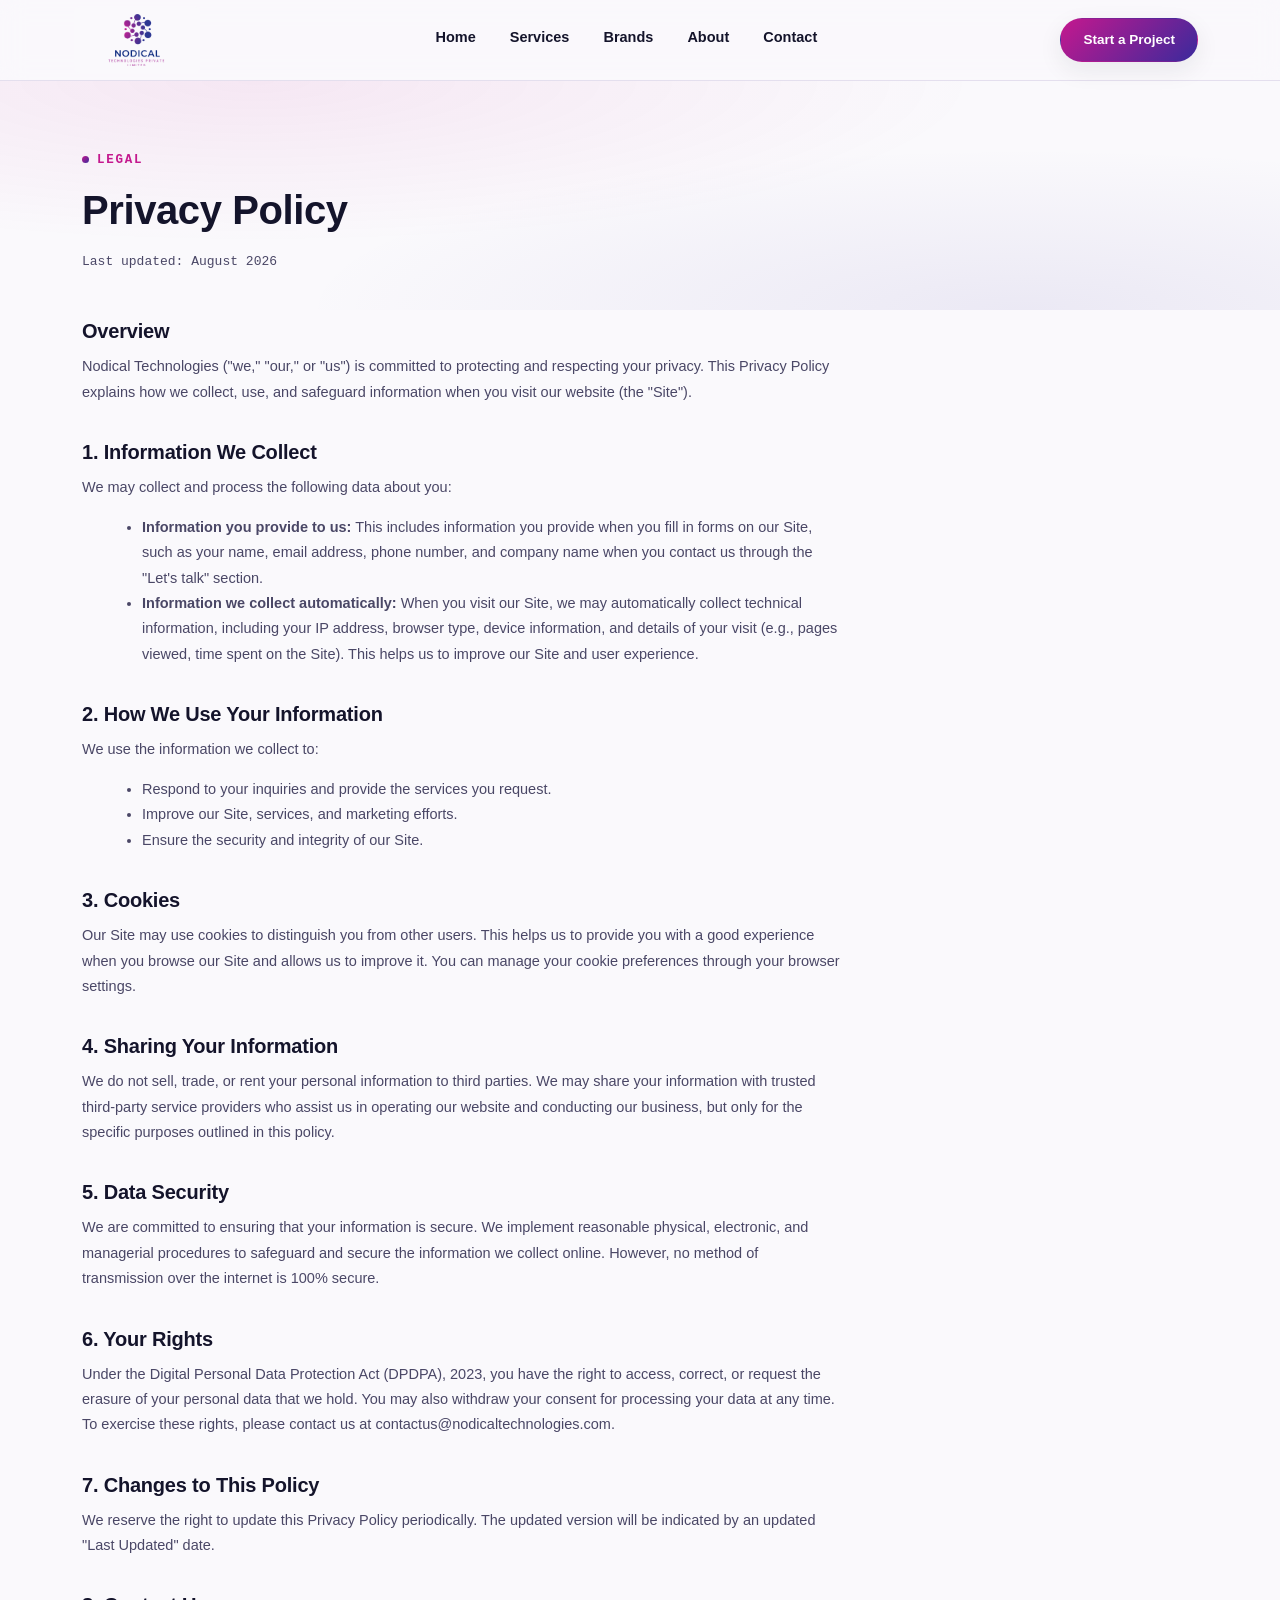
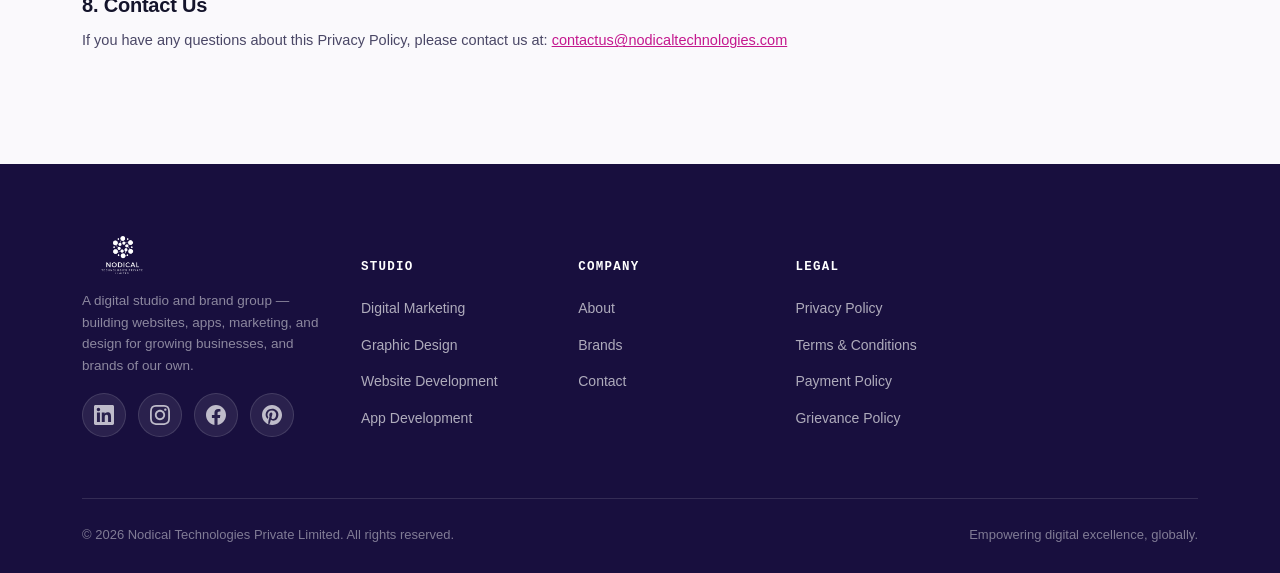
<file: privacy-policy.html>
<!DOCTYPE html>
<html lang="en">
<head>
<meta charset="UTF-8">
<meta name="viewport" content="width=device-width, initial-scale=1.0">

<!-- Security Headers (client-side fallback; real headers should be set on server) -->
<meta http-equiv="Content-Security-Policy" content="default-src 'self'; script-src 'self' 'unsafe-inline' https://www.googletagmanager.com; style-src 'self' 'unsafe-inline' https://fonts.googleapis.com; font-src 'self' https://fonts.gstatic.com data:; img-src 'self' data: https:; connect-src 'self' https://www.google-analytics.com https://analytics.google.com https://*.google-analytics.com; frame-ancestors 'none'; base-uri 'self'; form-action 'self';">
<meta http-equiv="X-Content-Type-Options" content="nosniff">
<meta http-equiv="Referrer-Policy" content="strict-origin-when-cross-origin">
<meta http-equiv="Permissions-Policy" content="accelerometer=(), camera=(), geolocation=(), gyroscope=(), magnetometer=(), microphone=(), payment=(), usb=()">
<meta http-equiv="Cross-Origin-Opener-Policy" content="same-origin">
<meta http-equiv="Cross-Origin-Resource-Policy" content="same-origin">

<!-- Google tag (gtag.js) -->
<script async src="https://www.googletagmanager.com/gtag/js?id=G-E0MS8X6HJ5"></script>
<script>
  window.dataLayer = window.dataLayer || [];
  function gtag(){dataLayer.push(arguments);}
  gtag('js', new Date());
  gtag('config', 'G-E0MS8X6HJ5');
</script>

<title>Privacy Policy — Nodical Technologies</title>
<meta name="description" content="Privacy Policy for Nodical Technologies Private Limited — how we collect, use, and protect your information.">
<meta name="author" content="Nodical Technologies Private Limited">
<meta name="robots" content="index, follow">
<link rel="canonical" href="https://nodicaltechnologies.com/privacy-policy.html">
<link rel="icon" type="image/png" href="assets/favicon.png">
<link rel="apple-touch-icon" href="assets/logo-full.png">
<link rel="stylesheet" href="styles.css">

<!-- Open Graph -->
<meta property="og:type" content="website">
<meta property="og:url" content="https://nodicaltechnologies.com/privacy-policy.html">
<meta property="og:title" content="Privacy Policy — Nodical Technologies">
<meta property="og:description" content="Privacy Policy for Nodical Technologies Private Limited — how we collect, use, and protect your information.">
<meta property="og:image" content="https://nodicaltechnologies.com/assets/logo-full.png">
<meta property="og:site_name" content="Nodical Technologies">

<!-- Twitter Card -->
<meta name="twitter:card" content="summary_large_image">
<meta name="twitter:title" content="Privacy Policy — Nodical Technologies">
<meta name="twitter:description" content="Privacy Policy for Nodical Technologies Private Limited — how we collect, use, and protect your information.">

<!-- JSON-LD Structured Data -->
<script type="application/ld+json">
{
  "@context": "https://schema.org",
  "@type": "WebPage",
  "name": "Privacy Policy",
  "url": "https://nodicaltechnologies.com/privacy-policy.html",
  "isPartOf": {
    "@type": "WebSite",
    "name": "Nodical Technologies",
    "url": "https://nodicaltechnologies.com/"
  },
  "breadcrumb": {
    "@type": "BreadcrumbList",
    "itemListElement": [
      {"@type": "ListItem", "position": 1, "name": "Home", "item": "https://nodicaltechnologies.com/"},
      {"@type": "ListItem", "position": 2, "name": "Privacy Policy", "item": "https://nodicaltechnologies.com/privacy-policy.html"}
    ]
  }
}
</script>

<link rel="manifest" href="manifest.json">
<meta name="theme-color" content="#180F3E">
</head>
<body>
<a href="#main-content" class="skip-link">Skip to main content</a>
<header>
  <div class="nav-inner">
    <a href="/" class="logo-mark"><img src="assets/logo-header.png" alt="Nodical Technologies"></a>
    <nav class="links">
      <a href="/">Home</a>
      <a href="services.html">Services</a>
      <a href="brands.html">Brands</a>
      <a href="about.html">About</a>
      <a href="contact.html">Contact</a>
    </nav>
    <a href="contact.html" class="btn btn-primary" style="padding:10px 22px; font-size:13.5px;">Start a Project</a>
    <button class="menu-toggle" aria-label="Menu"><span></span><span></span><span></span></button>
  </div>
</header>

<main id="main-content">

<section class="hero" style="padding:64px 0 30px;">
  <div class="wrap">
    <div class="eyebrow">Legal</div>
    <h1 style="font-size:clamp(28px,3.4vw,40px);">Privacy Policy</h1>
    <p class="legal-updated">Last updated: August 2026</p>
  </div>
</section>

<section style="padding-top:10px;">
  <div class="wrap">
    <div class="legal-body">
      
<h2>Overview</h2>
<p>Nodical Technologies ("we," "our," or "us") is committed to protecting and respecting your privacy. This Privacy Policy explains how we collect, use, and safeguard information when you visit our website (the "Site").</p>

<h2>1. Information We Collect</h2>
<p>We may collect and process the following data about you:</p>
<ul>
  <li><strong>Information you provide to us:</strong> This includes information you provide when you fill in forms on our Site, such as your name, email address, phone number, and company name when you contact us through the "Let's talk" section.</li>
  <li><strong>Information we collect automatically:</strong> When you visit our Site, we may automatically collect technical information, including your IP address, browser type, device information, and details of your visit (e.g., pages viewed, time spent on the Site). This helps us to improve our Site and user experience.</li>
</ul>

<h2>2. How We Use Your Information</h2>
<p>We use the information we collect to:</p>
<ul>
  <li>Respond to your inquiries and provide the services you request.</li>
  <li>Improve our Site, services, and marketing efforts.</li>
  <li>Ensure the security and integrity of our Site.</li>
</ul>

<h2>3. Cookies</h2>
<p>Our Site may use cookies to distinguish you from other users. This helps us to provide you with a good experience when you browse our Site and allows us to improve it. You can manage your cookie preferences through your browser settings.</p>

<h2>4. Sharing Your Information</h2>
<p>We do not sell, trade, or rent your personal information to third parties. We may share your information with trusted third-party service providers who assist us in operating our website and conducting our business, but only for the specific purposes outlined in this policy.</p>

<h2>5. Data Security</h2>
<p>We are committed to ensuring that your information is secure. We implement reasonable physical, electronic, and managerial procedures to safeguard and secure the information we collect online. However, no method of transmission over the internet is 100% secure.</p>

<h2>6. Your Rights</h2>
<p>Under the Digital Personal Data Protection Act (DPDPA), 2023, you have the right to access, correct, or request the erasure of your personal data that we hold. You may also withdraw your consent for processing your data at any time. To exercise these rights, please contact us at contactus@nodicaltechnologies.com.</p>

<h2>7. Changes to This Policy</h2>
<p>We reserve the right to update this Privacy Policy periodically. The updated version will be indicated by an updated "Last Updated" date.</p>

<h2>8. Contact Us</h2>
<p>If you have any questions about this Privacy Policy, please contact us at: <a href="mailto:contactus@nodicaltechnologies.com" style="color:var(--magenta);">contactus@nodicaltechnologies.com</a></p>

    </div>
  </div>
</section>

</main>

<footer>
  <div class="wrap">
    <div class="foot-grid">
      <div class="foot-brand">
        <img src="assets/logo-header.png" alt="Nodical Technologies">
        <p>A digital studio and brand group — building websites, apps, marketing, and design for growing businesses, and brands of our own.</p>
        <div class="foot-social">
          <div class="social-links" aria-label="Social media links">
            <a href="https://www.linkedin.com/company/nodical-technologies-private-limited" target="_blank" rel="noopener noreferrer" aria-label="LinkedIn">
              <svg viewBox="0 0 24 24" fill="currentColor" aria-hidden="true"><path d="M20.447 20.452h-3.554v-5.569c0-1.328-.027-3.037-1.852-3.037-1.853 0-2.136 1.445-2.136 2.939v5.667H9.351V9h3.414v1.561h.046c.477-.9 1.637-1.85 3.37-1.85 3.601 0 4.267 2.37 4.267 5.455v6.286zM5.337 7.433c-1.144 0-2.063-.926-2.063-2.065 0-1.138.92-2.063 2.063-2.063 1.14 0 2.064.925 2.064 2.063 0 1.139-.925 2.065-2.064 2.065zm1.782 13.019H3.555V9h3.564v11.452zM22.225 0H1.771C.792 0 0 .774 0 1.729v20.542C0 23.227.792 24 1.771 24h20.451C23.2 24 24 23.227 24 22.271V1.729C24 .774 23.2 0 22.222 0h.003z"/></svg>
            </a>
            <a href="https://twitter.com/nodicaltech" target="_blank" rel="noopener noreferrer" aria-label="Twitter / X" style="display:none;">
              <svg viewBox="0 0 24 24" fill="currentColor" aria-hidden="true"><path d="M18.244 2.25h3.308l-7.227 8.26 8.502 9.24-3.308.508-8.314-9.25-8.314 9.25L7.81 21.232l7.592-9.04L7.285 2.25h3.438l7.523 9.087Z"/></svg>
            </a>
            <a href="https://www.instagram.com/nodicalt/" target="_blank" rel="noopener noreferrer" aria-label="Instagram">
              <svg viewBox="0 0 24 24" fill="currentColor" aria-hidden="true"><path d="M12 2.163c3.204 0 3.584.012 4.85.07 3.252.148 4.771 1.691 4.919 4.919.058 1.265.069 1.645.069 4.849 0 3.205-.012 3.584-.069 4.849-.149 3.225-1.664 4.771-4.919 4.919-1.266.058-1.644.07-4.85.07-3.204 0-3.584-.012-4.849-.07-3.26-.149-4.771-1.699-4.919-4.92-.058-1.265-.07-1.644-.07-4.849 0-3.204.013-3.583.07-4.849.149-3.227 1.664-4.771 4.919-4.919 1.266-.057 1.645-.069 4.849-.069zm0-2.163c-3.259 0-3.667.014-4.947.072-4.358.2-6.78 2.618-6.98 6.98-.059 1.281-.073 1.689-.073 4.948 0 3.259.014 3.668.072 4.948.2 4.358 2.618 6.78 6.98 6.98 1.281.058 1.689.072 4.948.072 3.259 0 3.668-.014 4.948-.072 4.354-.2 6.782-2.618 6.979-6.98.059-1.28.073-1.689.073-4.948 0-3.259-.014-3.667-.072-4.947-.196-4.354-2.617-6.78-6.979-6.98-.1281-.058-1.69-.072-4.949-.072zm0 5.838c-3.403 0-6.162 2.759-6.162 6.162s2.759 6.163 6.162 6.163 6.162-2.759 6.162-6.163c0-3.403-2.759-6.162-6.162-6.162zm0 10.162c-2.209 0-4-1.79-4-4 0-2.209 1.791-4 4-4s4 1.791 4 4c0 2.21-1.791 4-4 4zm6.406-11.845c-.796 0-1.441.645-1.441 1.44s.645 1.44 1.441 1.44c.795 0 1.439-.645 1.439-1.44s-.644-1.44-1.439-1.44z"/></svg>
            </a>
            <a href="https://www.facebook.com/profile.php?id=61594370395190" target="_blank" rel="noopener noreferrer" aria-label="Facebook">
              <svg viewBox="0 0 24 24" fill="currentColor" aria-hidden="true"><path d="M24 12.073c0-6.627-5.373-12-12-12s-12 5.373-12 12c0 5.99 4.388 10.954 10.125 11.854v-8.385H7.078v-3.47h3.047V9.43c0-3.007 1.792-4.669 4.533-4.669 1.312 0 2.686.235 2.686.235v2.953H15.83c-1.491 0-1.956.925-1.956 1.874v2.25h3.328l-.532 3.47h-2.796v8.385C19.612 23.027 24 18.062 24 12.073z"/></svg>
            </a>
            <a href="https://www.pinterest.com/NodicalT/" target="_blank" rel="noopener noreferrer" aria-label="Pinterest">
              <svg viewBox="0 0 24 24" fill="currentColor" aria-hidden="true"><path d="M12.017 0C5.396 0 .029 5.367.029 11.987c0 5.079 3.158 9.417 7.618 11.162-.105-.949-.199-2.403.041-3.439.219-.937 1.406-5.957 1.406-5.957s-.359-.72-.359-1.781c0-1.663.967-2.911 2.168-2.911 1.024 0 1.518.769 1.518 1.688 0 1.029-.653 2.567-.992 3.992-.285 1.193.6 2.165 1.775 2.165 2.128 0 3.768-2.245 3.768-5.487 0-2.861-2.063-4.869-5.008-4.869-3.41 0-5.409 2.562-5.409 5.199 0 1.033.394 2.143.889 2.741.099.12.112.225.085.345-.09.375-.293 1.199-.334 1.363-.053.225-.172.271-.402.165-1.495-.69-2.433-2.878-2.433-4.646 0-3.776 2.748-7.252 7.92-7.252 4.158 0 7.392 2.967 7.392 6.923 0 4.135-2.607 7.462-6.233 7.462-1.214 0-2.354-.629-2.749-1.373l-.749 2.848c-.269 1.045-1.004 2.352-1.498 3.146C9.774 23.812 10.881 24 12.017 24c6.624 0 11.985-5.367 11.985-11.987C24.002 5.367 18.641.001 12.017.001z"/></svg>
            </a>
          </div>
        </div>
      </div>
      <div>
        <h5>Studio</h5>
        <ul>
          <li><a href="services.html">Digital Marketing</a></li>
          <li><a href="services.html#graphic-design">Graphic Design</a></li>
          <li><a href="services.html#website-development">Website Development</a></li>
          <li><a href="services.html#app-development">App Development</a></li>
        </ul>
      </div>
      <div>
        <h5>Company</h5>
        <ul>
          <li><a href="about.html">About</a></li>
          <li><a href="brands.html">Brands</a></li>
          <li><a href="contact.html">Contact</a></li>
        </ul>
      </div>
      <div>
        <h5>Legal</h5>
        <ul>
          <li><a href="privacy-policy.html">Privacy Policy</a></li>
          <li><a href="terms-and-conditions.html">Terms &amp; Conditions</a></li>
          <li><a href="payment-policy.html">Payment Policy</a></li>
          <li><a href="grievance-policy.html">Grievance Policy</a></li>
        </ul>
      </div>
    </div>
    <div class="foot-bottom">
      <span>© 2026 Nodical Technologies Private Limited. All rights reserved.</span>
      <span>Empowering digital excellence, globally.</span>
    </div>
  </div>
</footer>
<script src="script.js"></script>
</body>
</html>
</file>
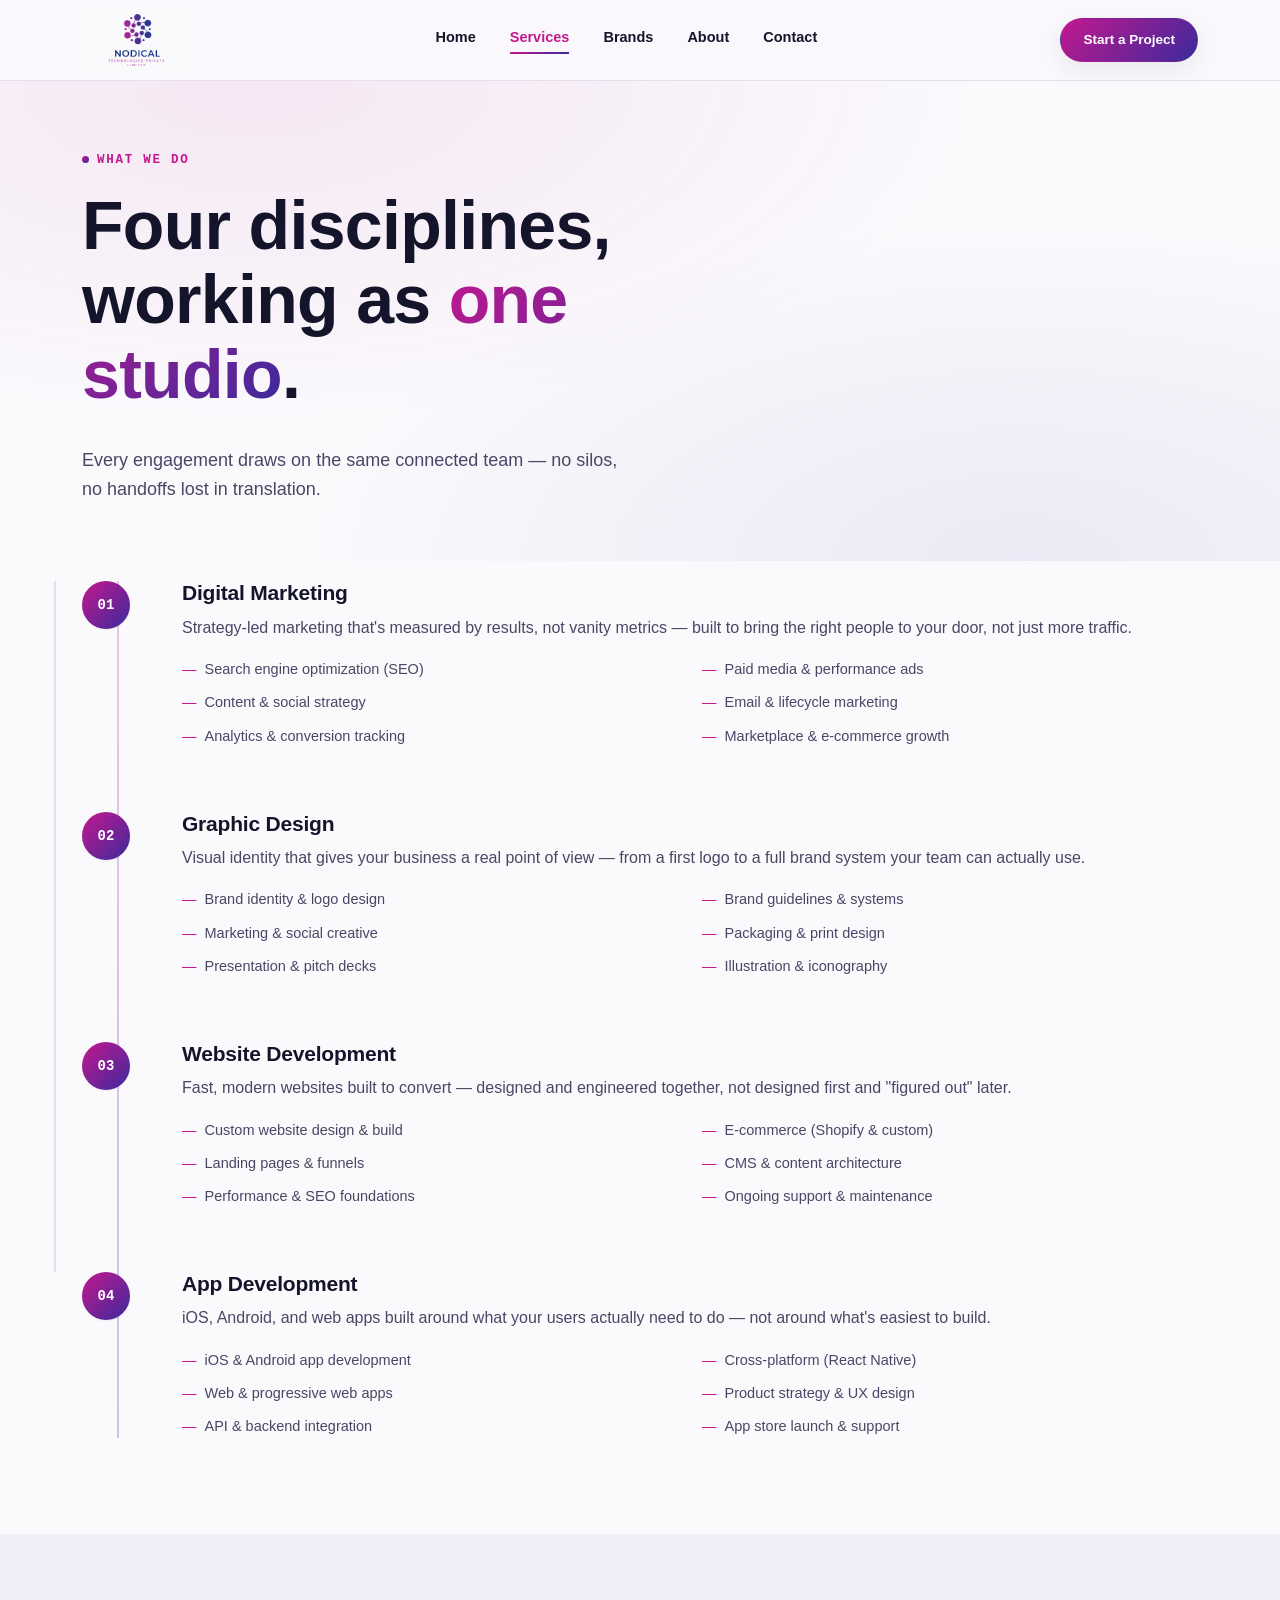
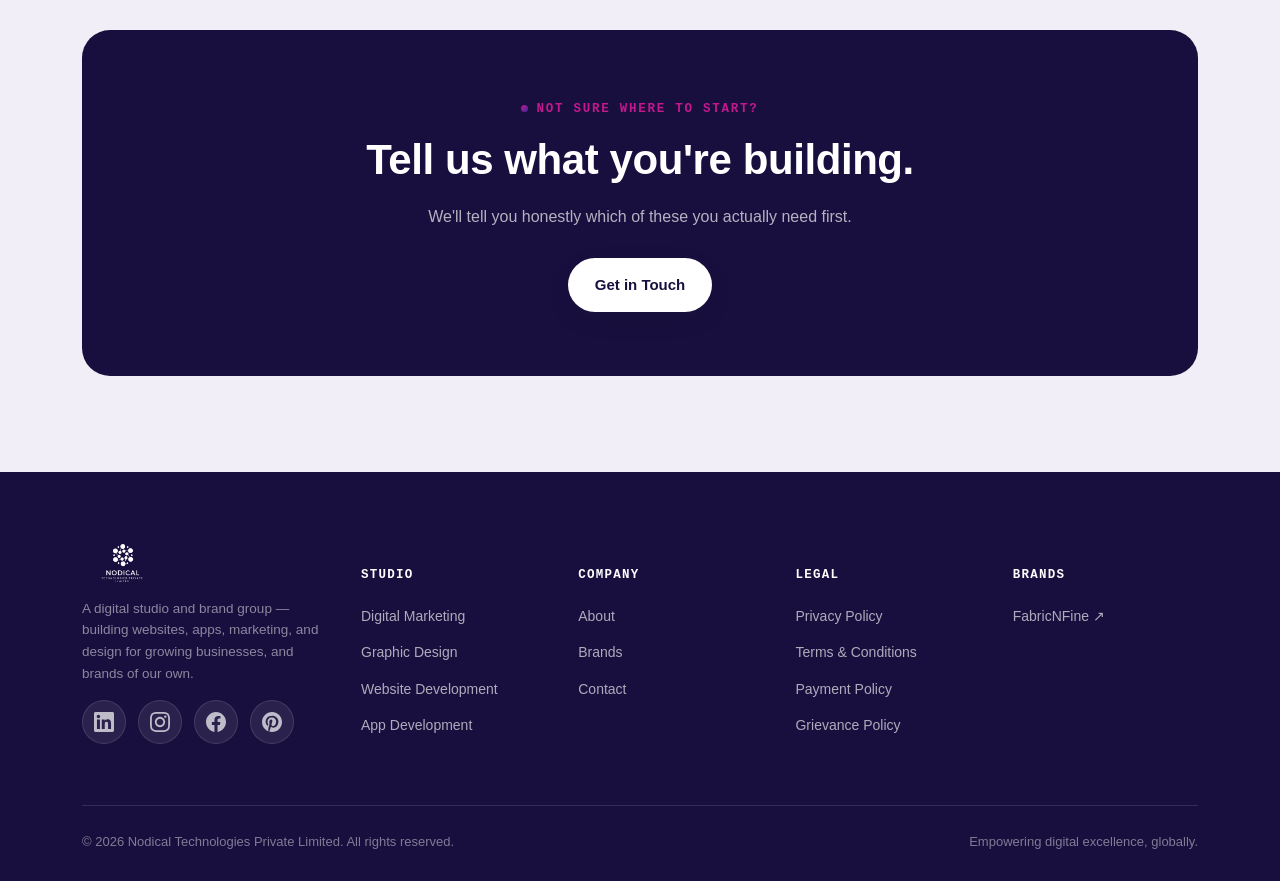
<file: services.html>
<!DOCTYPE html>
<html lang="en">
<head>
<meta charset="UTF-8">
<meta name="viewport" content="width=device-width, initial-scale=1.0">

<!-- Security Headers (client-side fallback; real headers should be set on server) -->
<meta http-equiv="Content-Security-Policy" content="default-src 'self'; script-src 'self' 'unsafe-inline' https://www.googletagmanager.com; style-src 'self' 'unsafe-inline' https://fonts.googleapis.com; font-src 'self' https://fonts.gstatic.com data:; img-src 'self' data: https:; connect-src 'self' https://www.google-analytics.com https://analytics.google.com https://*.google-analytics.com; frame-ancestors 'none'; base-uri 'self'; form-action 'self';">
<meta http-equiv="X-Content-Type-Options" content="nosniff">
<meta http-equiv="Referrer-Policy" content="strict-origin-when-cross-origin">
<meta http-equiv="Permissions-Policy" content="accelerometer=(), camera=(), geolocation=(), gyroscope=(), magnetometer=(), microphone=(), payment=(), usb=()">
<meta http-equiv="Cross-Origin-Opener-Policy" content="same-origin">
<meta http-equiv="Cross-Origin-Resource-Policy" content="same-origin">

<!-- Google tag (gtag.js) -->
<script async src="https://www.googletagmanager.com/gtag/js?id=G-E0MS8X6HJ5"></script>
<script>
  window.dataLayer = window.dataLayer || [];
  function gtag(){dataLayer.push(arguments);}
  gtag('js', new Date());
  gtag('config', 'G-E0MS8X6HJ5');
</script>

<title>Services | Nodical Technologies</title>
<meta name="description" content="Full-service digital studio offering digital marketing, graphic design, website development, and app development for growing businesses.">
<meta name="keywords" content="digital marketing services, SEO services, graphic design agency, website development company, app development, Shopify development, React Native, brand identity">
<meta name="author" content="Nodical Technologies Private Limited">
<meta name="robots" content="index, follow">
<link rel="canonical" href="https://nodicaltechnologies.com/services.html">
<link rel="icon" type="image/png" href="assets/favicon.png">
<link rel="apple-touch-icon" href="assets/logo-full.png">
<link rel="stylesheet" href="styles.css">

<!-- Open Graph -->
<meta property="og:type" content="website">
<meta property="og:url" content="https://nodicaltechnologies.com/services.html">
<meta property="og:title" content="Our Services — Digital Marketing, Design & Development">
<meta property="og:description" content="Four disciplines working as one studio: Digital Marketing, Graphic Design, Website Development, App Development.">
<meta property="og:image" content="https://nodicaltechnologies.com/assets/logo-full.png">
<meta property="og:site_name" content="Nodical Technologies">

<!-- Twitter Card -->
<meta name="twitter:card" content="summary_large_image">
<meta name="twitter:title" content="Our Services — Digital Marketing, Design & Development">
<meta name="twitter:description" content="Four disciplines working as one studio: Digital Marketing, Graphic Design, Website Development, App Development.">

<!-- JSON-LD Structured Data -->
<script type="application/ld+json">
{
  "@context": "https://schema.org",
  "@type": "Service",
  "serviceType": "Digital Studio Services",
  "provider": {
    "@type": "Organization",
    "name": "Nodical Technologies Private Limited",
    "url": "https://nodicaltechnologies.com"
  },
  "hasOfferCatalog": {
    "@type": "OfferCatalog",
    "name": "Digital Services",
    "itemListElement": [
      {"@type": "Offer", "itemOffered": {"@type": "Service", "name": "Digital Marketing", "description": "SEO, paid media, content strategy, email marketing, analytics"}},
      {"@type": "Offer", "itemOffered": {"@type": "Service", "name": "Graphic Design", "description": "Brand identity, guidelines, marketing creative, packaging, illustration"}},
      {"@type": "Offer", "itemOffered": {"@type": "Service", "name": "Website Development", "description": "Custom websites, Shopify e-commerce, landing pages, CMS, performance"}},
      {"@type": "Offer", "itemOffered": {"@type": "Service", "name": "App Development", "description": "iOS, Android, React Native, web apps, product strategy, backend"}}
    ]
  }
}
</script>

<link rel="manifest" href="manifest.json">
<meta name="theme-color" content="#180F3E">
<style></style>
</head>
<body>
<a href="#main-content" class="skip-link">Skip to main content</a>
<header>
  <div class="nav-inner">
    <a href="/" class="logo-mark"><img src="assets/logo-header.png" alt="Nodical Technologies"></a>
    <nav class="links">
      <a href="/">Home</a>
      <a href="services.html" class="active">Services</a>
      <a href="brands.html">Brands</a>
      <a href="about.html">About</a>
      <a href="contact.html">Contact</a>
    </nav>
    <a href="contact.html" class="btn btn-primary" style="padding:10px 22px; font-size:13.5px;">Start a Project</a>
    <button class="menu-toggle" aria-label="Menu"><span></span><span></span><span></span></button>
  </div>
</header>

<main id="main-content">

<section class="hero" style="padding:64px 0 40px;">
  <div class="wrap">
    <div class="eyebrow">What we do</div>
    <h1 style="max-width:680px;">Four disciplines, working as <span class="gradient-text">one studio</span>.</h1>
    <p class="lead">Every engagement draws on the same connected team — no silos, no handoffs lost in translation.</p>
  </div>
</section>

<section style="padding-top:20px;">
  <div class="wrap">
    <div class="service-chain">

      <div class="service-node reveal" id="digital-marketing">
        <div class="service-node-marker">01</div>
        <div class="service-node-body">
          <h3>Digital Marketing</h3>
          <p>Strategy-led marketing that's measured by results, not vanity metrics — built to bring the right people to your door, not just more traffic.</p>
          <ul class="cap-list">
            <li>Search engine optimization (SEO)</li>
            <li>Paid media &amp; performance ads</li>
            <li>Content &amp; social strategy</li>
            <li>Email &amp; lifecycle marketing</li>
            <li>Analytics &amp; conversion tracking</li>
            <li>Marketplace &amp; e-commerce growth</li>
          </ul>
        </div>
      </div>

      <div class="service-node reveal" id="graphic-design">
        <div class="service-node-marker">02</div>
        <div class="service-node-body">
          <h3>Graphic Design</h3>
          <p>Visual identity that gives your business a real point of view — from a first logo to a full brand system your team can actually use.</p>
          <ul class="cap-list">
            <li>Brand identity &amp; logo design</li>
            <li>Brand guidelines &amp; systems</li>
            <li>Marketing &amp; social creative</li>
            <li>Packaging &amp; print design</li>
            <li>Presentation &amp; pitch decks</li>
            <li>Illustration &amp; iconography</li>
          </ul>
        </div>
      </div>

      <div class="service-node reveal" id="website-development">
        <div class="service-node-marker">03</div>
        <div class="service-node-body">
          <h3>Website Development</h3>
          <p>Fast, modern websites built to convert — designed and engineered together, not designed first and "figured out" later.</p>
          <ul class="cap-list">
            <li>Custom website design &amp; build</li>
            <li>E-commerce (Shopify &amp; custom)</li>
            <li>Landing pages &amp; funnels</li>
            <li>CMS &amp; content architecture</li>
            <li>Performance &amp; SEO foundations</li>
            <li>Ongoing support &amp; maintenance</li>
          </ul>
        </div>
      </div>

      <div class="service-node reveal" id="app-development">
        <div class="service-node-marker">04</div>
        <div class="service-node-body">
          <h3>App Development</h3>
          <p>iOS, Android, and web apps built around what your users actually need to do — not around what's easiest to build.</p>
          <ul class="cap-list">
            <li>iOS &amp; Android app development</li>
            <li>Cross-platform (React Native)</li>
            <li>Web &amp; progressive web apps</li>
            <li>Product strategy &amp; UX design</li>
            <li>API &amp; backend integration</li>
            <li>App store launch &amp; support</li>
          </ul>
        </div>
      </div>

    </div>
  </div>
</section>

<section class="section-dim">
  <div class="wrap">
    <div class="cta-band reveal" style="background:var(--indigo-deep);">
      <div class="eyebrow" style="justify-content:center;">Not sure where to start?</div>
      <h2>Tell us what you're building.</h2>
      <p>We'll tell you honestly which of these you actually need first.</p>
      <div class="cta-actions">
        <a href="contact.html" class="btn btn-primary" style="background:#fff; color:var(--indigo-deep);">Get in Touch</a>
      </div>
    </div>
  </div>
</section>

</main>

<button class="back-to-top" aria-label="Back to top" title="Back to top">
  <svg viewBox="0 0 24 24" fill="none" stroke="currentColor" stroke-width="2" aria-hidden="true"><path d="M18 15l-6-6-6 6"/></svg>
</button>

<footer>
  <div class="wrap">
    <div class="foot-grid">
      <div class="foot-brand">
        <img src="assets/logo-header.png" alt="Nodical Technologies">
        <p>A digital studio and brand group — building websites, apps, marketing, and design for growing businesses, and brands of our own.</p>
        <div class="foot-social">
          <div class="social-links" aria-label="Social media links">
            <a href="https://www.linkedin.com/company/nodical-technologies-private-limited" target="_blank" rel="noopener noreferrer" aria-label="LinkedIn">
              <svg viewBox="0 0 24 24" fill="currentColor" aria-hidden="true"><path d="M20.447 20.452h-3.554v-5.569c0-1.328-.027-3.037-1.852-3.037-1.853 0-2.136 1.445-2.136 2.939v5.667H9.351V9h3.414v1.561h.046c.477-.9 1.637-1.85 3.37-1.85 3.601 0 4.267 2.37 4.267 5.455v6.286zM5.337 7.433c-1.144 0-2.063-.926-2.063-2.065 0-1.138.92-2.063 2.063-2.063 1.14 0 2.064.925 2.064 2.063 0 1.139-.925 2.065-2.064 2.065zm1.782 13.019H3.555V9h3.564v11.452zM22.225 0H1.771C.792 0 0 .774 0 1.729v20.542C0 23.227.792 24 1.771 24h20.451C23.2 24 24 23.227 24 22.271V1.729C24 .774 23.2 0 22.222 0h.003z"/></svg>
            </a>
            <a href="https://twitter.com/nodicaltech" target="_blank" rel="noopener noreferrer" aria-label="Twitter / X" style="display:none;">
              <svg viewBox="0 0 24 24" fill="currentColor" aria-hidden="true"><path d="M18.244 2.25h3.308l-7.227 8.26 8.502 9.24-3.308.508-8.314-9.25-8.314 9.25L7.81 21.232l7.592-9.04L7.285 2.25h3.438l7.523 9.087Z"/></svg>
            </a>
            <a href="https://www.instagram.com/nodicalt/" target="_blank" rel="noopener noreferrer" aria-label="Instagram">
              <svg viewBox="0 0 24 24" fill="currentColor" aria-hidden="true"><path d="M12 2.163c3.204 0 3.584.012 4.85.07 3.252.148 4.771 1.691 4.919 4.919.058 1.265.069 1.645.069 4.849 0 3.205-.012 3.584-.069 4.849-.149 3.225-1.664 4.771-4.919 4.919-1.266.058-1.644.07-4.85.07-3.204 0-3.584-.012-4.849-.07-3.26-.149-4.771-1.699-4.919-4.92-.058-1.265-.07-1.644-.07-4.849 0-3.204.013-3.583.07-4.849.149-3.227 1.664-4.771 4.919-4.919 1.266-.057 1.645-.069 4.849-.069zm0-2.163c-3.259 0-3.667.014-4.947.072-4.358.2-6.78 2.618-6.98 6.98-.059 1.281-.073 1.689-.073 4.948 0 3.259.014 3.668.072 4.948.2 4.358 2.618 6.78 6.98 6.98 1.281.058 1.689.072 4.948.072 3.259 0 3.668-.014 4.948-.072 4.354-.2 6.782-2.618 6.979-6.98.059-1.28.073-1.689.073-4.948 0-3.259-.014-3.667-.072-4.947-.196-4.354-2.617-6.78-6.979-6.98-.1281-.058-1.69-.072-4.949-.072zm0 5.838c-3.403 0-6.162 2.759-6.162 6.162s2.759 6.163 6.162 6.163 6.162-2.759 6.162-6.163c0-3.403-2.759-6.162-6.162-6.162zm0 10.162c-2.209 0-4-1.79-4-4 0-2.209 1.791-4 4-4s4 1.791 4 4c0 2.21-1.791 4-4 4zm6.406-11.845c-.796 0-1.441.645-1.441 1.44s.645 1.44 1.441 1.44c.795 0 1.439-.645 1.439-1.44s-.644-1.44-1.439-1.44z"/></svg>
            </a>
            <a href="https://www.facebook.com/profile.php?id=61594370395190" target="_blank" rel="noopener noreferrer" aria-label="Facebook">
              <svg viewBox="0 0 24 24" fill="currentColor" aria-hidden="true"><path d="M24 12.073c0-6.627-5.373-12-12-12s-12 5.373-12 12c0 5.99 4.388 10.954 10.125 11.854v-8.385H7.078v-3.47h3.047V9.43c0-3.007 1.792-4.669 4.533-4.669 1.312 0 2.686.235 2.686.235v2.953H15.83c-1.491 0-1.956.925-1.956 1.874v2.25h3.328l-.532 3.47h-2.796v8.385C19.612 23.027 24 18.062 24 12.073z"/></svg>
            </a>
            <a href="https://www.pinterest.com/NodicalT/" target="_blank" rel="noopener noreferrer" aria-label="Pinterest">
              <svg viewBox="0 0 24 24" fill="currentColor" aria-hidden="true"><path d="M12.017 0C5.396 0 .029 5.367.029 11.987c0 5.079 3.158 9.417 7.618 11.162-.105-.949-.199-2.403.041-3.439.219-.937 1.406-5.957 1.406-5.957s-.359-.72-.359-1.781c0-1.663.967-2.911 2.168-2.911 1.024 0 1.518.769 1.518 1.688 0 1.029-.653 2.567-.992 3.992-.285 1.193.6 2.165 1.775 2.165 2.128 0 3.768-2.245 3.768-5.487 0-2.861-2.063-4.869-5.008-4.869-3.41 0-5.409 2.562-5.409 5.199 0 1.033.394 2.143.889 2.741.099.12.112.225.085.345-.09.375-.293 1.199-.334 1.363-.053.225-.172.271-.402.165-1.495-.69-2.433-2.878-2.433-4.646 0-3.776 2.748-7.252 7.92-7.252 4.158 0 7.392 2.967 7.392 6.923 0 4.135-2.607 7.462-6.233 7.462-1.214 0-2.354-.629-2.749-1.373l-.749 2.848c-.269 1.045-1.004 2.352-1.498 3.146C9.774 23.812 10.881 24 12.017 24c6.624 0 11.985-5.367 11.985-11.987C24.002 5.367 18.641.001 12.017.001z"/></svg>
            </a>
          </div>
        </div>
      </div>
      <div>
        <h5>Studio</h5>
        <ul>
          <li><a href="services.html">Digital Marketing</a></li>
          <li><a href="services.html#graphic-design">Graphic Design</a></li>
          <li><a href="services.html#website-development">Website Development</a></li>
          <li><a href="services.html#app-development">App Development</a></li>
        </ul>
      </div>
      <div>
        <h5>Company</h5>
        <ul>
          <li><a href="about.html">About</a></li>
          <li><a href="brands.html">Brands</a></li>
          <li><a href="contact.html">Contact</a></li>
        </ul>
      </div>
      <div>
        <h5>Legal</h5>
        <ul>
          <li><a href="privacy-policy.html">Privacy Policy</a></li>
          <li><a href="terms-and-conditions.html">Terms &amp; Conditions</a></li>
          <li><a href="payment-policy.html">Payment Policy</a></li>
          <li><a href="grievance-policy.html">Grievance Policy</a></li>
        </ul>
      </div>
      <div>
        <h5>Brands</h5>
        <ul>
          <li><a href="https://www.fabricnfine.com" target="_blank" rel="noopener noreferrer">FabricNFine ↗</a></li>
        </ul>
      </div>
    </div>
    <div class="foot-bottom">
      <span>© 2026 Nodical Technologies Private Limited. All rights reserved.</span>
      <span>Empowering digital excellence, globally.</span>
    </div>
  </div>
</footer>
<script src="script.js"></script>
</body>
</html>
</file>
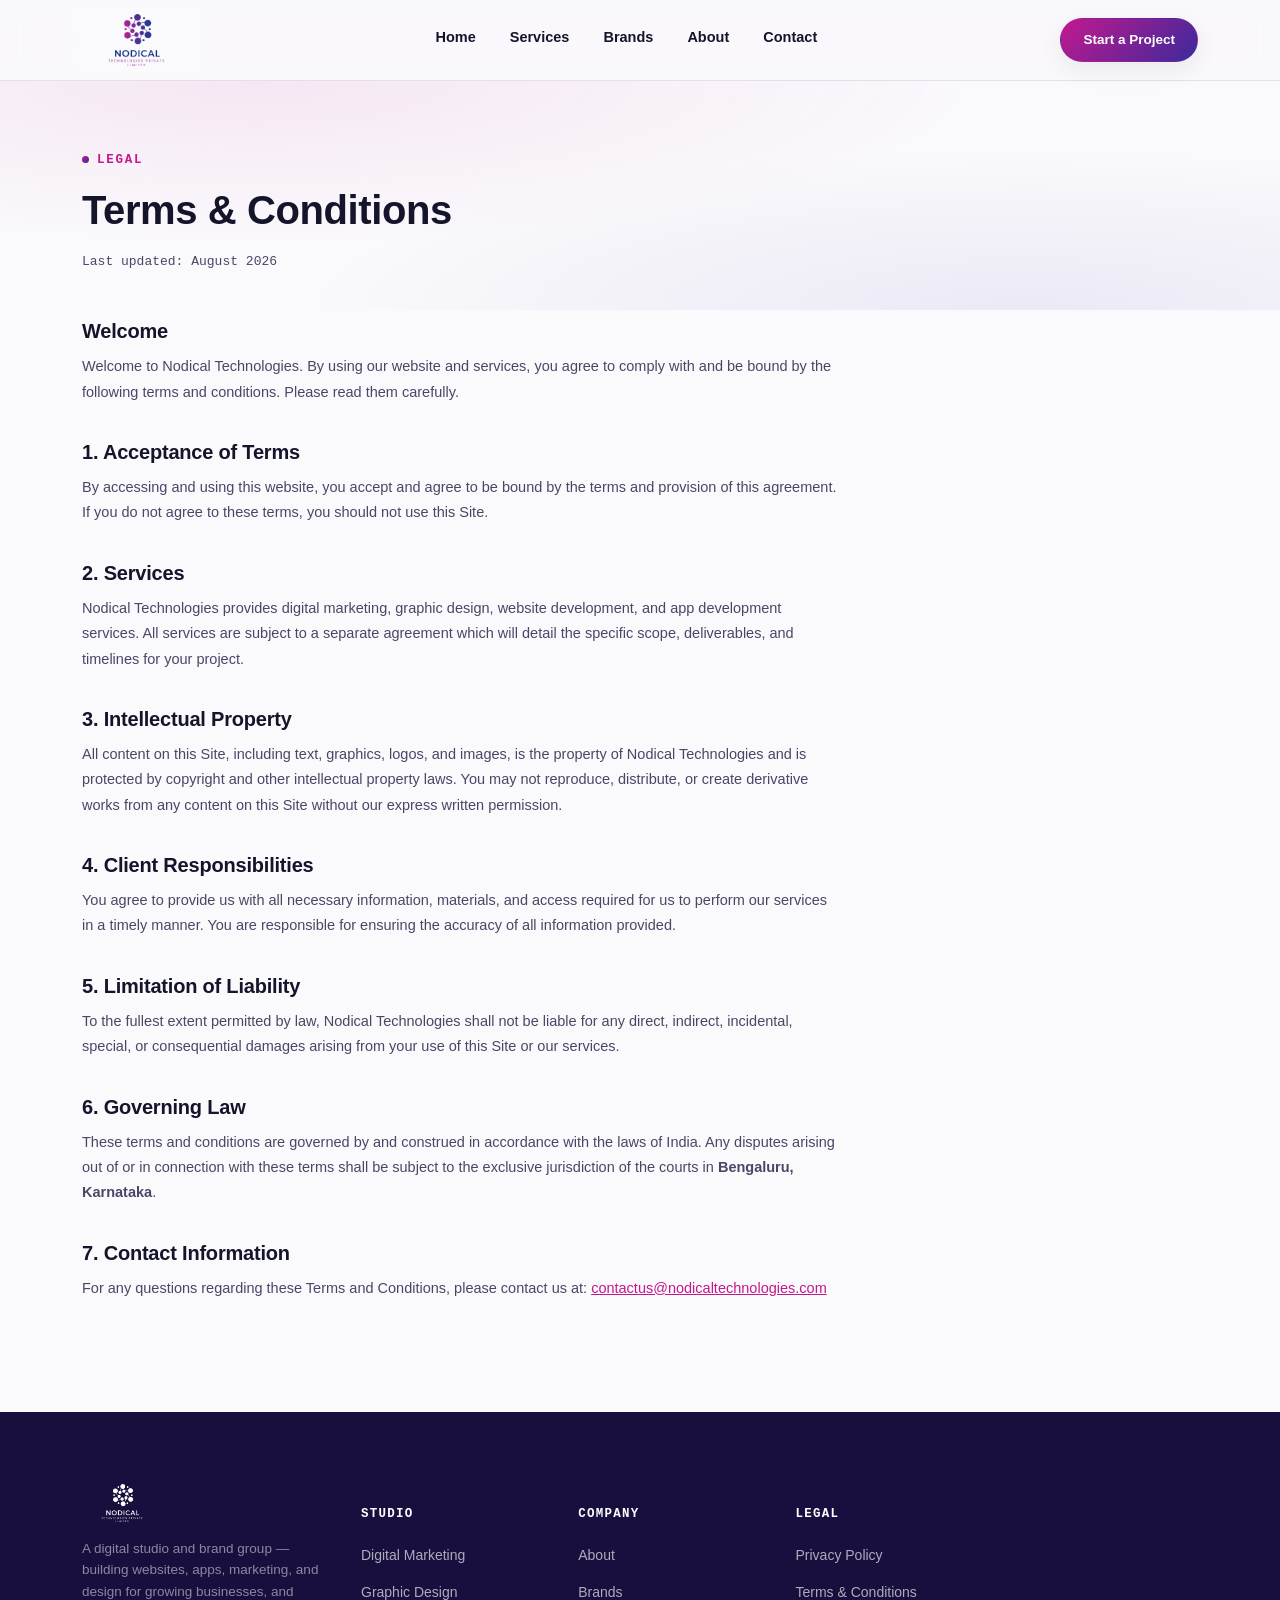
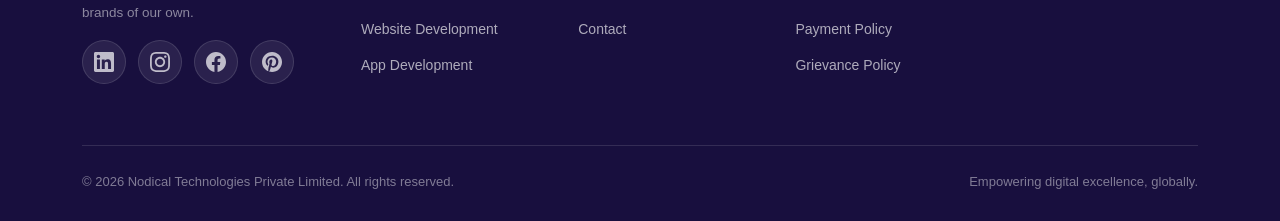
<file: terms-and-conditions.html>
<!DOCTYPE html>
<html lang="en">
<head>
<meta charset="UTF-8">
<meta name="viewport" content="width=device-width, initial-scale=1.0">

<!-- Security Headers (client-side fallback; real headers should be set on server) -->
<meta http-equiv="Content-Security-Policy" content="default-src 'self'; script-src 'self' 'unsafe-inline' https://www.googletagmanager.com; style-src 'self' 'unsafe-inline' https://fonts.googleapis.com; font-src 'self' https://fonts.gstatic.com data:; img-src 'self' data: https:; connect-src 'self' https://www.google-analytics.com https://analytics.google.com https://*.google-analytics.com; frame-ancestors 'none'; base-uri 'self'; form-action 'self';">
<meta http-equiv="X-Content-Type-Options" content="nosniff">
<meta http-equiv="Referrer-Policy" content="strict-origin-when-cross-origin">
<meta http-equiv="Permissions-Policy" content="accelerometer=(), camera=(), geolocation=(), gyroscope=(), magnetometer=(), microphone=(), payment=(), usb=()">
<meta http-equiv="Cross-Origin-Opener-Policy" content="same-origin">
<meta http-equiv="Cross-Origin-Resource-Policy" content="same-origin">

<!-- Google tag (gtag.js) -->
<script async src="https://www.googletagmanager.com/gtag/js?id=G-E0MS8X6HJ5"></script>
<script>
  window.dataLayer = window.dataLayer || [];
  function gtag(){dataLayer.push(arguments);}
  gtag('js', new Date());
  gtag('config', 'G-E0MS8X6HJ5');
</script>

<title>Terms & Conditions — Nodical Technologies</title>
<meta name="description" content="Terms and Conditions for using the Nodical Technologies website and engaging our digital marketing, design, web, and app development services.">
<meta name="author" content="Nodical Technologies Private Limited">
<meta name="robots" content="index, follow">
<link rel="canonical" href="https://nodicaltechnologies.com/terms-and-conditions.html">
<link rel="icon" type="image/png" href="assets/favicon.png">
<link rel="apple-touch-icon" href="assets/logo-full.png">
<link rel="stylesheet" href="styles.css">

<!-- Open Graph -->
<meta property="og:type" content="website">
<meta property="og:url" content="https://nodicaltechnologies.com/terms-and-conditions.html">
<meta property="og:title" content="Terms & Conditions — Nodical Technologies">
<meta property="og:description" content="Terms and Conditions for using the Nodical Technologies website and engaging our digital marketing, design, web, and app development services.">
<meta property="og:image" content="https://nodicaltechnologies.com/assets/logo-full.png">
<meta property="og:site_name" content="Nodical Technologies">

<!-- Twitter Card -->
<meta name="twitter:card" content="summary_large_image">
<meta name="twitter:title" content="Terms & Conditions — Nodical Technologies">
<meta name="twitter:description" content="Terms and Conditions for using the Nodical Technologies website and engaging our digital marketing, design, web, and app development services.">

<!-- JSON-LD Structured Data -->
<script type="application/ld+json">
{
  "@context": "https://schema.org",
  "@type": "WebPage",
  "name": "Terms & Conditions",
  "url": "https://nodicaltechnologies.com/terms-and-conditions.html",
  "isPartOf": {
    "@type": "WebSite",
    "name": "Nodical Technologies",
    "url": "https://nodicaltechnologies.com/"
  },
  "breadcrumb": {
    "@type": "BreadcrumbList",
    "itemListElement": [
      {"@type": "ListItem", "position": 1, "name": "Home", "item": "https://nodicaltechnologies.com/"},
      {"@type": "ListItem", "position": 2, "name": "Terms & Conditions", "item": "https://nodicaltechnologies.com/terms-and-conditions.html"}
    ]
  }
}
</script>

<link rel="manifest" href="manifest.json">
<meta name="theme-color" content="#180F3E">
</head>
<body>
<a href="#main-content" class="skip-link">Skip to main content</a>
<header>
  <div class="nav-inner">
    <a href="/" class="logo-mark"><img src="assets/logo-header.png" alt="Nodical Technologies"></a>
    <nav class="links">
      <a href="/">Home</a>
      <a href="services.html">Services</a>
      <a href="brands.html">Brands</a>
      <a href="about.html">About</a>
      <a href="contact.html">Contact</a>
    </nav>
    <a href="contact.html" class="btn btn-primary" style="padding:10px 22px; font-size:13.5px;">Start a Project</a>
    <button class="menu-toggle" aria-label="Menu"><span></span><span></span><span></span></button>
  </div>
</header>

<main id="main-content">

<section class="hero" style="padding:64px 0 30px;">
  <div class="wrap">
    <div class="eyebrow">Legal</div>
    <h1 style="font-size:clamp(28px,3.4vw,40px);">Terms & Conditions</h1>
    <p class="legal-updated">Last updated: August 2026</p>
  </div>
</section>

<section style="padding-top:10px;">
  <div class="wrap">
    <div class="legal-body">
      <h2>Welcome</h2>
<p>Welcome to Nodical Technologies. By using our website and services, you agree to comply with and be bound by the following terms and conditions. Please read them carefully.</p>

<h2>1. Acceptance of Terms</h2>
<p>By accessing and using this website, you accept and agree to be bound by the terms and provision of this agreement. If you do not agree to these terms, you should not use this Site.</p>

<h2>2. Services</h2>
<p>Nodical Technologies provides digital marketing, graphic design, website development, and app development services. All services are subject to a separate agreement which will detail the specific scope, deliverables, and timelines for your project.</p>

<h2>3. Intellectual Property</h2>
<p>All content on this Site, including text, graphics, logos, and images, is the property of Nodical Technologies and is protected by copyright and other intellectual property laws. You may not reproduce, distribute, or create derivative works from any content on this Site without our express written permission.</p>

<h2>4. Client Responsibilities</h2>
<p>You agree to provide us with all necessary information, materials, and access required for us to perform our services in a timely manner. You are responsible for ensuring the accuracy of all information provided.</p>

<h2>5. Limitation of Liability</h2>
<p>To the fullest extent permitted by law, Nodical Technologies shall not be liable for any direct, indirect, incidental, special, or consequential damages arising from your use of this Site or our services.</p>

<h2>6. Governing Law</h2>
<p>These terms and conditions are governed by and construed in accordance with the laws of India. Any disputes arising out of or in connection with these terms shall be subject to the exclusive jurisdiction of the courts in <strong>Bengaluru, Karnataka</strong>.</p>

<h2>7. Contact Information</h2>
<p>For any questions regarding these Terms and Conditions, please contact us at: <a href="mailto:contactus@nodicaltechnologies.com" style="color:var(--magenta);">contactus@nodicaltechnologies.com</a></p>

    </div>
  </div>
</section>

</main>

<footer>
  <div class="wrap">
    <div class="foot-grid">
      <div class="foot-brand">
        <img src="assets/logo-header.png" alt="Nodical Technologies">
        <p>A digital studio and brand group — building websites, apps, marketing, and design for growing businesses, and brands of our own.</p>
        <div class="foot-social">
          <div class="social-links" aria-label="Social media links">
            <a href="https://www.linkedin.com/company/nodical-technologies-private-limited" target="_blank" rel="noopener noreferrer" aria-label="LinkedIn">
              <svg viewBox="0 0 24 24" fill="currentColor" aria-hidden="true"><path d="M20.447 20.452h-3.554v-5.569c0-1.328-.027-3.037-1.852-3.037-1.853 0-2.136 1.445-2.136 2.939v5.667H9.351V9h3.414v1.561h.046c.477-.9 1.637-1.85 3.37-1.85 3.601 0 4.267 2.37 4.267 5.455v6.286zM5.337 7.433c-1.144 0-2.063-.926-2.063-2.065 0-1.138.92-2.063 2.063-2.063 1.14 0 2.064.925 2.064 2.063 0 1.139-.925 2.065-2.064 2.065zm1.782 13.019H3.555V9h3.564v11.452zM22.225 0H1.771C.792 0 0 .774 0 1.729v20.542C0 23.227.792 24 1.771 24h20.451C23.2 24 24 23.227 24 22.271V1.729C24 .774 23.2 0 22.222 0h.003z"/></svg>
            </a>
            <a href="https://twitter.com/nodicaltech" target="_blank" rel="noopener noreferrer" aria-label="Twitter / X" style="display:none;">
              <svg viewBox="0 0 24 24" fill="currentColor" aria-hidden="true"><path d="M18.244 2.25h3.308l-7.227 8.26 8.502 9.24-3.308.508-8.314-9.25-8.314 9.25L7.81 21.232l7.592-9.04L7.285 2.25h3.438l7.523 9.087Z"/></svg>
            </a>
            <a href="https://www.instagram.com/nodicalt/" target="_blank" rel="noopener noreferrer" aria-label="Instagram">
              <svg viewBox="0 0 24 24" fill="currentColor" aria-hidden="true"><path d="M12 2.163c3.204 0 3.584.012 4.85.07 3.252.148 4.771 1.691 4.919 4.919.058 1.265.069 1.645.069 4.849 0 3.205-.012 3.584-.069 4.849-.149 3.225-1.664 4.771-4.919 4.919-1.266.058-1.644.07-4.85.07-3.204 0-3.584-.012-4.849-.07-3.26-.149-4.771-1.699-4.919-4.92-.058-1.265-.07-1.644-.07-4.849 0-3.204.013-3.583.07-4.849.149-3.227 1.664-4.771 4.919-4.919 1.266-.057 1.645-.069 4.849-.069zm0-2.163c-3.259 0-3.667.014-4.947.072-4.358.2-6.78 2.618-6.98 6.98-.059 1.281-.073 1.689-.073 4.948 0 3.259.014 3.668.072 4.948.2 4.358 2.618 6.78 6.98 6.98 1.281.058 1.689.072 4.948.072 3.259 0 3.668-.014 4.948-.072 4.354-.2 6.782-2.618 6.979-6.98.059-1.28.073-1.689.073-4.948 0-3.259-.014-3.667-.072-4.947-.196-4.354-2.617-6.78-6.979-6.98-.1281-.058-1.69-.072-4.949-.072zm0 5.838c-3.403 0-6.162 2.759-6.162 6.162s2.759 6.163 6.162 6.163 6.162-2.759 6.162-6.163c0-3.403-2.759-6.162-6.162-6.162zm0 10.162c-2.209 0-4-1.79-4-4 0-2.209 1.791-4 4-4s4 1.791 4 4c0 2.21-1.791 4-4 4zm6.406-11.845c-.796 0-1.441.645-1.441 1.44s.645 1.44 1.441 1.44c.795 0 1.439-.645 1.439-1.44s-.644-1.44-1.439-1.44z"/></svg>
            </a>
            <a href="https://www.facebook.com/profile.php?id=61594370395190" target="_blank" rel="noopener noreferrer" aria-label="Facebook">
              <svg viewBox="0 0 24 24" fill="currentColor" aria-hidden="true"><path d="M24 12.073c0-6.627-5.373-12-12-12s-12 5.373-12 12c0 5.99 4.388 10.954 10.125 11.854v-8.385H7.078v-3.47h3.047V9.43c0-3.007 1.792-4.669 4.533-4.669 1.312 0 2.686.235 2.686.235v2.953H15.83c-1.491 0-1.956.925-1.956 1.874v2.25h3.328l-.532 3.47h-2.796v8.385C19.612 23.027 24 18.062 24 12.073z"/></svg>
            </a>
            <a href="https://www.pinterest.com/NodicalT/" target="_blank" rel="noopener noreferrer" aria-label="Pinterest">
              <svg viewBox="0 0 24 24" fill="currentColor" aria-hidden="true"><path d="M12.017 0C5.396 0 .029 5.367.029 11.987c0 5.079 3.158 9.417 7.618 11.162-.105-.949-.199-2.403.041-3.439.219-.937 1.406-5.957 1.406-5.957s-.359-.72-.359-1.781c0-1.663.967-2.911 2.168-2.911 1.024 0 1.518.769 1.518 1.688 0 1.029-.653 2.567-.992 3.992-.285 1.193.6 2.165 1.775 2.165 2.128 0 3.768-2.245 3.768-5.487 0-2.861-2.063-4.869-5.008-4.869-3.41 0-5.409 2.562-5.409 5.199 0 1.033.394 2.143.889 2.741.099.12.112.225.085.345-.09.375-.293 1.199-.334 1.363-.053.225-.172.271-.402.165-1.495-.69-2.433-2.878-2.433-4.646 0-3.776 2.748-7.252 7.92-7.252 4.158 0 7.392 2.967 7.392 6.923 0 4.135-2.607 7.462-6.233 7.462-1.214 0-2.354-.629-2.749-1.373l-.749 2.848c-.269 1.045-1.004 2.352-1.498 3.146C9.774 23.812 10.881 24 12.017 24c6.624 0 11.985-5.367 11.985-11.987C24.002 5.367 18.641.001 12.017.001z"/></svg>
            </a>
          </div>
        </div>
      </div>
      <div>
        <h5>Studio</h5>
        <ul>
          <li><a href="services.html">Digital Marketing</a></li>
          <li><a href="services.html#graphic-design">Graphic Design</a></li>
          <li><a href="services.html#website-development">Website Development</a></li>
          <li><a href="services.html#app-development">App Development</a></li>
        </ul>
      </div>
      <div>
        <h5>Company</h5>
        <ul>
          <li><a href="about.html">About</a></li>
          <li><a href="brands.html">Brands</a></li>
          <li><a href="contact.html">Contact</a></li>
        </ul>
      </div>
      <div>
        <h5>Legal</h5>
        <ul>
          <li><a href="privacy-policy.html">Privacy Policy</a></li>
          <li><a href="terms-and-conditions.html">Terms &amp; Conditions</a></li>
          <li><a href="payment-policy.html">Payment Policy</a></li>
          <li><a href="grievance-policy.html">Grievance Policy</a></li>
        </ul>
      </div>
    </div>
    <div class="foot-bottom">
      <span>© 2026 Nodical Technologies Private Limited. All rights reserved.</span>
      <span>Empowering digital excellence, globally.</span>
    </div>
  </div>
</footer>
<script src="script.js"></script>
</body>
</html>
</file>
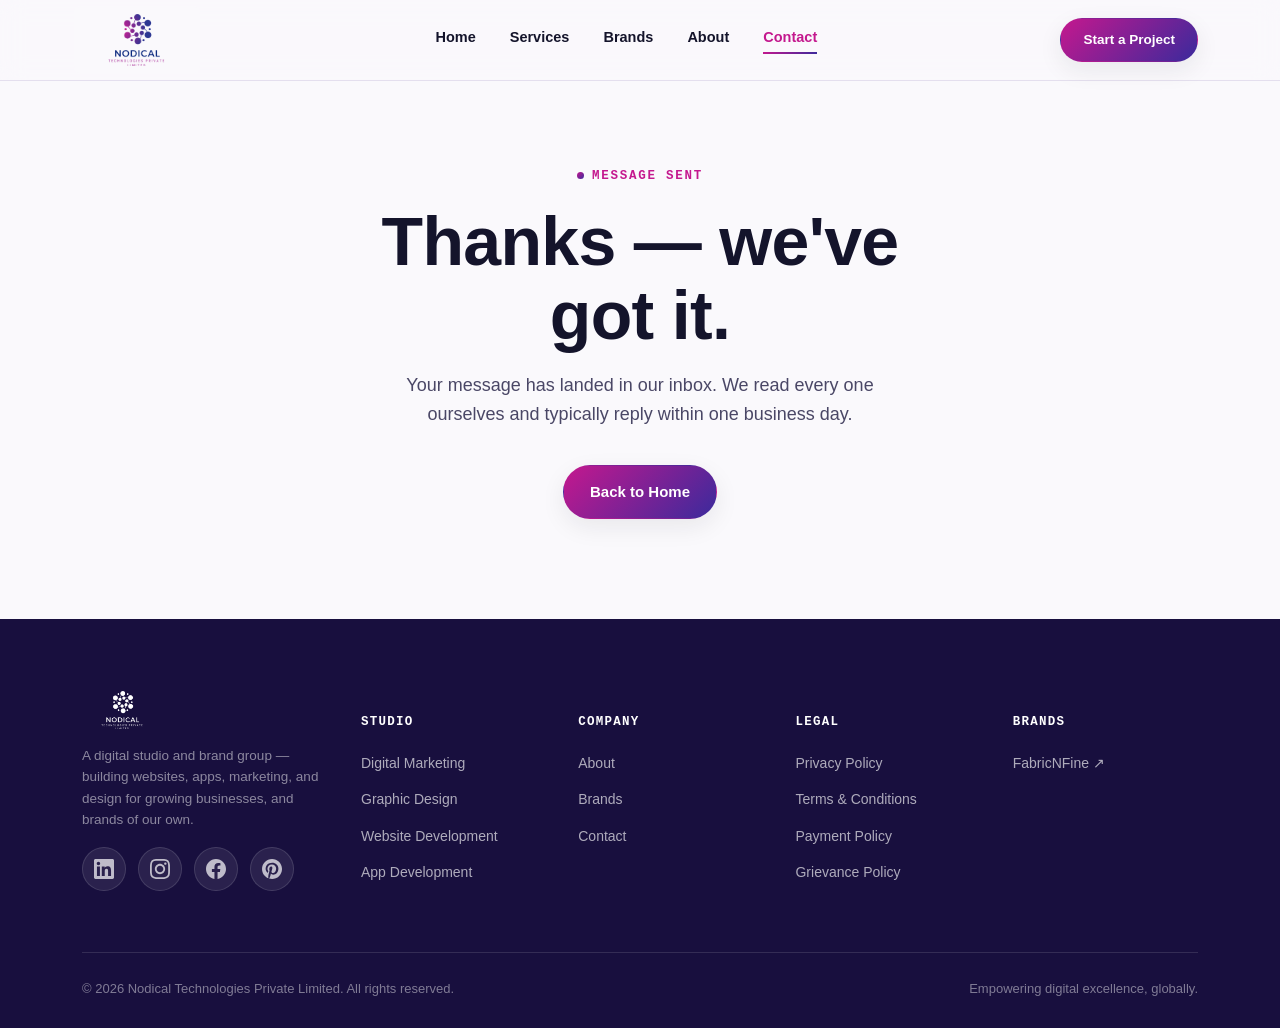
<file: thank-you.html>
<!DOCTYPE html>
<html lang="en">
<head>
<meta charset="UTF-8">
<meta name="viewport" content="width=device-width, initial-scale=1.0">

<!-- Security Headers (client-side fallback; real headers should be set on server) -->
<meta http-equiv="Content-Security-Policy" content="default-src 'self'; script-src 'self' 'unsafe-inline' https://www.googletagmanager.com; style-src 'self' 'unsafe-inline' https://fonts.googleapis.com; font-src 'self' https://fonts.gstatic.com data:; img-src 'self' data: https:; connect-src 'self' https://www.google-analytics.com https://analytics.google.com https://*.google-analytics.com; frame-ancestors 'none'; base-uri 'self'; form-action 'self';">
<meta http-equiv="X-Content-Type-Options" content="nosniff">
<meta http-equiv="Referrer-Policy" content="strict-origin-when-cross-origin">
<meta http-equiv="Permissions-Policy" content="accelerometer=(), camera=(), geolocation=(), gyroscope=(), magnetometer=(), microphone=(), payment=(), usb=()">
<meta http-equiv="Cross-Origin-Opener-Policy" content="same-origin">
<meta http-equiv="Cross-Origin-Resource-Policy" content="same-origin">

<!-- Google tag (gtag.js) -->
<script async src="https://www.googletagmanager.com/gtag/js?id=G-E0MS8X6HJ5"></script>
<script>
  window.dataLayer = window.dataLayer || [];
  function gtag(){dataLayer.push(arguments);}
  gtag('js', new Date());
  gtag('config', 'G-E0MS8X6HJ5');
</script>

<title>Message Sent | Nodical Technologies</title>
<meta name="description" content="Thanks for reaching out to Nodical Technologies — we'll be in touch soon.">
<meta name="robots" content="noindex, follow">
<link rel="canonical" href="https://nodicaltechnologies.com/thank-you.html">
<link rel="icon" type="image/png" href="assets/favicon.png">
<link rel="apple-touch-icon" href="assets/logo-full.png">
<link rel="stylesheet" href="styles.css">
<link rel="manifest" href="manifest.json">
<meta name="theme-color" content="#180F3E">
</head>
<body>
<a href="#main-content" class="skip-link">Skip to main content</a>
<header>
  <div class="nav-inner">
    <a href="/" class="logo-mark"><img src="assets/logo-header.png" alt="Nodical Technologies"></a>
    <nav class="links">
      <a href="/">Home</a>
      <a href="services.html">Services</a>
      <a href="brands.html">Brands</a>
      <a href="about.html">About</a>
      <a href="contact.html" class="active">Contact</a>
    </nav>
    <a href="contact.html" class="btn btn-primary" style="padding:10px 22px; font-size:13.5px;">Start a Project</a>
    <button class="menu-toggle" aria-label="Menu"><span></span><span></span><span></span></button>
  </div>
</header>

<main id="main-content">
<section style="padding-top:80px; padding-bottom:100px;">
  <div class="wrap" style="text-align:center; max-width:600px;">
    <div class="eyebrow" style="justify-content:center;">Message sent</div>
    <h1 style="margin-bottom:18px;">Thanks — we've got it.</h1>
    <p class="lead" style="margin-bottom:36px;">Your message has landed in our inbox. We read every one ourselves and typically reply within one business day.</p>
    <a href="/" class="btn btn-primary">Back to Home</a>
  </div>
</section>
</main>

<footer>
  <div class="wrap">
    <div class="foot-grid">
      <div class="foot-brand">
        <img src="assets/logo-header.png" alt="Nodical Technologies">
        <p>A digital studio and brand group — building websites, apps, marketing, and design for growing businesses, and brands of our own.</p>
        <div class="foot-social">
          <div class="social-links" aria-label="Social media links">
            <a href="https://www.linkedin.com/company/nodical-technologies-private-limited" target="_blank" rel="noopener noreferrer" aria-label="LinkedIn">
              <svg viewBox="0 0 24 24" fill="currentColor" aria-hidden="true"><path d="M20.447 20.452h-3.554v-5.569c0-1.328-.027-3.037-1.852-3.037-1.853 0-2.136 1.445-2.136 2.939v5.667H9.351V9h3.414v1.561h.046c.477-.9 1.637-1.85 3.37-1.85 3.601 0 4.267 2.37 4.267 5.455v6.286zM5.337 7.433c-1.144 0-2.063-.926-2.063-2.065 0-1.138.92-2.063 2.063-2.063 1.14 0 2.064.925 2.064 2.063 0 1.139-.925 2.065-2.064 2.065zm1.782 13.019H3.555V9h3.564v11.452zM22.225 0H1.771C.792 0 0 .774 0 1.729v20.542C0 23.227.792 24 1.771 24h20.451C23.2 24 24 23.227 24 22.271V1.729C24 .774 23.2 0 22.222 0h.003z"/></svg>
            </a>
            <a href="https://twitter.com/nodicaltech" target="_blank" rel="noopener noreferrer" aria-label="Twitter / X" style="display:none;">
              <svg viewBox="0 0 24 24" fill="currentColor" aria-hidden="true"><path d="M18.244 2.25h3.308l-7.227 8.26 8.502 9.24-3.308.508-8.314-9.25-8.314 9.25L7.81 21.232l7.592-9.04L7.285 2.25h3.438l7.523 9.087Z"/></svg>
            </a>
            <a href="https://www.instagram.com/nodicalt/" target="_blank" rel="noopener noreferrer" aria-label="Instagram">
              <svg viewBox="0 0 24 24" fill="currentColor" aria-hidden="true"><path d="M12 2.163c3.204 0 3.584.012 4.85.07 3.252.148 4.771 1.691 4.919 4.919.058 1.265.069 1.645.069 4.849 0 3.205-.012 3.584-.069 4.849-.149 3.225-1.664 4.771-4.919 4.919-1.266.058-1.644.07-4.85.07-3.204 0-3.584-.012-4.849-.07-3.26-.149-4.771-1.699-4.919-4.92-.058-1.265-.07-1.644-.07-4.849 0-3.204.013-3.583.07-4.849.149-3.227 1.664-4.771 4.919-4.919 1.266-.057 1.645-.069 4.849-.069zm0-2.163c-3.259 0-3.667.014-4.947.072-4.358.2-6.78 2.618-6.98 6.98-.059 1.281-.073 1.689-.073 4.948 0 3.259.014 3.668.072 4.948.2 4.358 2.618 6.78 6.98 6.98 1.281.058 1.689.072 4.948.072 3.259 0 3.668-.014 4.948-.072 4.354-.2 6.782-2.618 6.979-6.98.059-1.28.073-1.689.073-4.948 0-3.259-.014-3.667-.072-4.947-.196-4.354-2.617-6.78-6.979-6.98-.1281-.058-1.69-.072-4.949-.072zm0 5.838c-3.403 0-6.162 2.759-6.162 6.162s2.759 6.163 6.162 6.163 6.162-2.759 6.162-6.163c0-3.403-2.759-6.162-6.162-6.162zm0 10.162c-2.209 0-4-1.79-4-4 0-2.209 1.791-4 4-4s4 1.791 4 4c0 2.21-1.791 4-4 4zm6.406-11.845c-.796 0-1.441.645-1.441 1.44s.645 1.44 1.441 1.44c.795 0 1.439-.645 1.439-1.44s-.644-1.44-1.439-1.44z"/></svg>
            </a>
            <a href="https://www.facebook.com/profile.php?id=61594370395190" target="_blank" rel="noopener noreferrer" aria-label="Facebook">
              <svg viewBox="0 0 24 24" fill="currentColor" aria-hidden="true"><path d="M24 12.073c0-6.627-5.373-12-12-12s-12 5.373-12 12c0 5.99 4.388 10.954 10.125 11.854v-8.385H7.078v-3.47h3.047V9.43c0-3.007 1.792-4.669 4.533-4.669 1.312 0 2.686.235 2.686.235v2.953H15.83c-1.491 0-1.956.925-1.956 1.874v2.25h3.328l-.532 3.47h-2.796v8.385C19.612 23.027 24 18.062 24 12.073z"/></svg>
            </a>
            <a href="https://www.pinterest.com/NodicalT/" target="_blank" rel="noopener noreferrer" aria-label="Pinterest">
              <svg viewBox="0 0 24 24" fill="currentColor" aria-hidden="true"><path d="M12.017 0C5.396 0 .029 5.367.029 11.987c0 5.079 3.158 9.417 7.618 11.162-.105-.949-.199-2.403.041-3.439.219-.937 1.406-5.957 1.406-5.957s-.359-.72-.359-1.781c0-1.663.967-2.911 2.168-2.911 1.024 0 1.518.769 1.518 1.688 0 1.029-.653 2.567-.992 3.992-.285 1.193.6 2.165 1.775 2.165 2.128 0 3.768-2.245 3.768-5.487 0-2.861-2.063-4.869-5.008-4.869-3.41 0-5.409 2.562-5.409 5.199 0 1.033.394 2.143.889 2.741.099.12.112.225.085.345-.09.375-.293 1.199-.334 1.363-.053.225-.172.271-.402.165-1.495-.69-2.433-2.878-2.433-4.646 0-3.776 2.748-7.252 7.92-7.252 4.158 0 7.392 2.967 7.392 6.923 0 4.135-2.607 7.462-6.233 7.462-1.214 0-2.354-.629-2.749-1.373l-.749 2.848c-.269 1.045-1.004 2.352-1.498 3.146C9.774 23.812 10.881 24 12.017 24c6.624 0 11.985-5.367 11.985-11.987C24.002 5.367 18.641.001 12.017.001z"/></svg>
            </a>
          </div>
        </div>
      </div>
      <div>
        <h5>Studio</h5>
        <ul>
          <li><a href="services.html">Digital Marketing</a></li>
          <li><a href="services.html#graphic-design">Graphic Design</a></li>
          <li><a href="services.html#website-development">Website Development</a></li>
          <li><a href="services.html#app-development">App Development</a></li>
        </ul>
      </div>
      <div>
        <h5>Company</h5>
        <ul>
          <li><a href="about.html">About</a></li>
          <li><a href="brands.html">Brands</a></li>
          <li><a href="contact.html">Contact</a></li>
        </ul>
      </div>
      <div>
        <h5>Legal</h5>
        <ul>
          <li><a href="privacy-policy.html">Privacy Policy</a></li>
          <li><a href="terms-and-conditions.html">Terms &amp; Conditions</a></li>
          <li><a href="payment-policy.html">Payment Policy</a></li>
          <li><a href="grievance-policy.html">Grievance Policy</a></li>
        </ul>
      </div>
      <div>
        <h5>Brands</h5>
        <ul>
          <li><a href="https://www.fabricnfine.com" target="_blank" rel="noopener noreferrer">FabricNFine ↗</a></li>
        </ul>
      </div>
    </div>
    <div class="foot-bottom">
      <span>© 2026 Nodical Technologies Private Limited. All rights reserved.</span>
      <span>Empowering digital excellence, globally.</span>
    </div>
  </div>
</footer>
<script src="script.js"></script>
<script>
(function(){
  var form = document.getElementById('contactForm');
  if (!form) return;
  var status = document.getElementById('formStatus');
  form.addEventListener('submit', function(e){
    e.preventDefault();
    var btn = form.querySelector('button[type="submit"]');
    btn.disabled = true;
    btn.textContent = 'Sending…';
    status.style.display = 'none';

    fetch(form.action, {
      method: 'POST',
      body: new FormData(form),
      headers: { 'Accept': 'application/json' }
    }).then(function(response){
      if (response.ok) {
        window.location.href = '/thank-you.html';
      } else {
        response.json().then(function(data){
          var msg = (data && data.errors) ? data.errors.map(function(er){ return er.message; }).join(', ') : 'Something went wrong. Please try again or email us directly.';
          status.textContent = msg;
          status.style.color = '#C4188E';
          status.style.display = 'block';
          btn.disabled = false;
          btn.textContent = 'Send Message';
        });
      }
    }).catch(function(){
      status.textContent = 'Something went wrong. Please try again or email us directly at contactus@nodicaltechnologies.com.';
      status.style.color = '#C4188E';
      status.style.display = 'block';
      btn.disabled = false;
      btn.textContent = 'Send Message';
    });
  });
})();
</script>
</body>
</html>
</file>
<file: styles.css>
/* ============================================================
   NODICAL TECHNOLOGIES — Design System
   Signature: the connected-node motif from the brand mark,
   carried through as a real structural device (not decoration).
   ============================================================ */

/* FONTS: Currently using Google Fonts via @import (external dependency).
   For MAXIMUM SECURITY & PRIVACY: Self-host fonts instead.
   1. Download: Space Grotesk, Manrope, IBM Plex Mono (WOFF2)
   2. Place in /assets/fonts/
   3. Replace @import below with @font-face declarations
   4. Update CSP: remove https://fonts.googleapis.com and https://fonts.gstatic.com
   See FONTS.md for detailed instructions. */

@import url('https://fonts.googleapis.com/css2?family=Space+Grotesk:wght@500;600;700&family=Manrope:wght@400;500;600;700;800&family=IBM+Plex+Mono:wght@500;600&display=swap');

:root{
  /* --- Color tokens, grounded in the logo mark --- */
  --ink:            #14142B;
  --ink-soft:       #4A4766;
  --paper:          #FAF9FC;
  --paper-dim:      #F1EEF7;
  --line:           #E4DFEE;

  --indigo-deep:    #180F3E;
  --indigo-deep-2:  #241558;

  --magenta:        #C4188E;
  --magenta-light:  #E45FB8;
  --violet:         #3B2A9C;
  --violet-light:   #5C46C9;

  --gradient-brand: linear-gradient(135deg, var(--magenta) 0%, var(--violet) 100%);
  --gradient-brand-soft: linear-gradient(135deg, rgba(196,24,142,0.12) 0%, rgba(59,42,156,0.12) 100%);

  --shadow-sm: 0 1px 2px rgba(20,20,43,0.06);
  --shadow-md: 0 8px 24px rgba(20,20,43,0.08);
  --shadow-lg: 0 24px 64px rgba(20,20,43,0.14);

  --radius: 18px;
  --radius-sm: 10px;

  --font-display: 'Space Grotesk', sans-serif;
  --font-body: 'Manrope', sans-serif;
  --font-mono: 'IBM Plex Mono', monospace;

  --wrap: 1180px;
}

*{ box-sizing: border-box; }
html{ scroll-behavior: smooth; }
body{
  margin:0;
  font-family: var(--font-body);
  color: var(--ink);
  background: var(--paper);
  -webkit-font-smoothing: antialiased;
  line-height: 1.6;
}
img{ max-width:100%; display:block; }
a{ color:inherit; }
.wrap{ max-width: var(--wrap); margin:0 auto; padding:0 32px; }

h1,h2,h3,h4{
  font-family: var(--font-display);
  font-weight:700;
  line-height:1.1;
  margin:0 0 0.5em;
  letter-spacing:-0.01em;
}
h1{ font-size: clamp(38px, 5.4vw, 68px); }
h2{ font-size: clamp(28px, 3.4vw, 42px); }
h3{ font-size: 21px; }
p{ margin:0 0 1em; color: var(--ink-soft); }
.lead{ font-size: 18px; color: var(--ink-soft); max-width: 560px; }

.eyebrow{
  display:inline-flex; align-items:center; gap:8px;
  font-family: var(--font-mono); font-size:12.5px; font-weight:600;
  letter-spacing:0.14em; text-transform:uppercase;
  color: var(--magenta);
  margin-bottom:18px;
}
.eyebrow::before{
  content:''; width:7px; height:7px; border-radius:50%;
  background: var(--gradient-brand); flex-shrink:0;
}

.gradient-text{
  background: var(--gradient-brand);
  -webkit-background-clip:text; background-clip:text;
  color:transparent;
}

/* --- Buttons --- */
.btn{
  display:inline-flex; align-items:center; gap:10px;
  padding:14px 26px; border-radius: 999px;
  font-family: var(--font-body); font-weight:700; font-size:15px;
  text-decoration:none; cursor:pointer; border:1.5px solid transparent;
  transition: transform 0.2s ease, box-shadow 0.2s ease, background 0.2s ease, color 0.2s ease;
}
.btn-primary{
  background: var(--gradient-brand); color:#fff;
  box-shadow: var(--shadow-md);
}
.btn-primary:hover{ transform: translateY(-2px); box-shadow: var(--shadow-lg); }
.btn-outline{
  background:transparent; border-color: var(--line); color: var(--ink);
}
.btn-outline:hover{ border-color: var(--magenta); color: var(--magenta); }
.btn-ghost-light{
  background:transparent; border-color: rgba(255,255,255,0.28); color:#fff;
}
.btn-ghost-light:hover{ border-color:#fff; }

/* --- Header --- */
header{
  position: sticky; top:0; z-index:50;
  background: rgba(250,249,252,0.86);
  backdrop-filter: blur(12px);
  border-bottom: 1px solid var(--line);
}
.nav-inner{
  display:flex; align-items:center; justify-content:space-between;
  padding:14px 32px; max-width: var(--wrap); margin:0 auto;
}
.logo-mark{ display:flex; align-items:center; position:relative; }
.logo-mark::before{
  content:'';
  position:absolute;
  inset:-8px;
  background:var(--paper);
  border-radius:8px;
  z-index:-1;
}
.logo-mark img{ height:52px; width:auto; }
nav.links{ display:flex; gap:34px; align-items:center; }
nav.links a{
  font-size:14.5px; font-weight:600; text-decoration:none; color: var(--ink);
  position:relative; padding-bottom:4px;
}
nav.links a::after{
  content:''; position:absolute; left:0; right:100%; bottom:0; height:2px;
  background: var(--gradient-brand); transition: right 0.25s ease;
}
nav.links a:hover::after, nav.links a.active::after{ right:0; }
nav.links a.active{ color: var(--magenta); }
.menu-toggle{ display:none; background:none; border:none; cursor:pointer; padding:6px; flex-direction:column; gap:5px; }
.menu-toggle span{ width:22px; height:2px; background: var(--ink); display:block; }

/* --- Footer --- */
footer{ background: var(--indigo-deep); color: rgba(255,255,255,0.72); padding:72px 0 28px; }
.foot-grid{ display:grid; grid-template-columns:1.2fr repeat(4,0.9fr); gap:32px; margin-bottom:56px; }
.foot-brand img{ height:38px; margin-bottom:16px; filter:brightness(0) invert(1); }
.foot-brand p{ color:rgba(255,255,255,0.5); font-size:13.5px; max-width:260px; }
footer h5{
  color:#fff; font-size:12.5px; font-weight:600; letter-spacing:0.1em;
  text-transform:uppercase; font-family: var(--font-mono); margin-bottom:18px;
}
footer ul{ list-style:none; padding:0; margin:0; }
footer li{ margin-bottom:11px; }
footer a{ color:rgba(255,255,255,0.65); text-decoration:none; font-size:14px; }
footer a:hover{ color:#fff; }
.foot-bottom{
  border-top:1px solid rgba(255,255,255,0.12); padding-top:26px;
  display:flex; justify-content:space-between; flex-wrap:wrap; gap:12px;
  font-size:13px; color:rgba(255,255,255,0.45);
}

/* --- Sections --- */
section{ padding:100px 0; }
.section-dark{ background: var(--indigo-deep); color:rgba(255,255,255,0.82); }
.section-dark h2, .section-dark h3{ color:#fff; }
.section-dark p{ color:rgba(255,255,255,0.62); }
.section-dim{ background: var(--paper-dim); }
.section-head{ max-width:640px; margin:0 0 56px; }
.section-head.center{ margin-left:auto; margin-right:auto; text-align:center; }

/* --- Node network signature illustration --- */
.node-field{ position:relative; }
.node-field svg{ width:100%; height:auto; display:block; }
.node-dot{ fill: url(#nodeGradient); }
.node-line{ stroke: url(#nodeGradient); stroke-width:1.4; opacity:0.55; fill:none; }

/* --- Cards --- */
.card{
  background:#fff; border:1px solid var(--line); border-radius: var(--radius);
  padding:32px; transition: transform 0.25s ease, box-shadow 0.25s ease, border-color 0.25s ease;
}
.card:hover{ transform: translateY(-4px); box-shadow: var(--shadow-lg); border-color:transparent; }

/* --- Services node-chain layout --- */
.service-chain{ position:relative; }
.service-chain::before{
  content:''; position:absolute; left:35px; top:0; bottom:0; width:2px;
  background: linear-gradient(var(--magenta), var(--violet));
  opacity:0.25;
}
.service-node{ position:relative; display:grid; grid-template-columns:72px 1fr; gap:28px; padding-bottom:64px; }
.service-node:last-child{ padding-bottom:0; }
.service-node-marker{
  width:72px; height:72px; border-radius:50%;
  background: var(--gradient-brand); color:#fff;
  display:flex; align-items:center; justify-content:center;
  font-family: var(--font-mono); font-weight:600; font-size:13px;
  box-shadow: var(--shadow-md); z-index:1;
}
.service-node-body h3{ margin-bottom:10px; }
.cap-list{ list-style:none; padding:0; margin:18px 0 0; display:grid; grid-template-columns:1fr 1fr; gap:10px 24px; }
.cap-list li{ font-size:14.5px; color: var(--ink-soft); display:flex; align-items:baseline; gap:8px; }
.cap-list li::before{ content:'—'; color: var(--magenta); flex-shrink:0; }

/* --- Hero --- */
.hero{ padding:76px 0 90px; overflow:hidden; }
.hero-grid{ display:grid; grid-template-columns:1.05fr 0.95fr; gap:56px; align-items:center; }
.hero-actions{ display:flex; gap:16px; margin-top:32px; flex-wrap:wrap; }

/* --- Stat row --- */
.stat-row{ display:grid; grid-template-columns:repeat(4,1fr); gap:24px; margin-top:64px; }
.stat{ border-left:2px solid var(--line); padding-left:18px; }
.stat .num{ font-family:var(--font-display); font-size:34px; font-weight:700; }
.stat .label{ font-size:13px; color: var(--ink-soft); }

/* --- CTA band --- */
.cta-band{
  background: var(--indigo-deep);
  background-image: radial-gradient(circle at 15% 20%, rgba(196,24,142,0.35), transparent 45%),
                     radial-gradient(circle at 85% 80%, rgba(59,42,156,0.45), transparent 50%);
  border-radius: 28px; padding:64px 56px; text-align:center; color:#fff;
}
.cta-band h2{ color:#fff; }
.cta-band p{ color:rgba(255,255,255,0.68); max-width:520px; margin:0 auto 28px; }
.cta-actions{ display:flex; gap:16px; justify-content:center; flex-wrap:wrap; }

/* --- Brand spotlight card --- */
.brand-spotlight{
  display:grid; grid-template-columns:1fr 1fr; gap:0;
  border-radius: var(--radius); overflow:hidden; box-shadow: var(--shadow-lg);
}
.brand-spotlight-media{ background: var(--paper-dim); position:relative; min-height:380px; overflow:hidden; }
.brand-spotlight-media img{ width:100%; height:100%; object-fit:cover; }
.brand-spotlight-placeholder{
  position:absolute; inset:0; display:flex; flex-direction:column; align-items:center; justify-content:center;
  gap:28px;
  background: var(--indigo-deep);
  z-index: 10;
}
.brand-spotlight-placeholder .mark{
  width:190px; height:auto; opacity:1;
}
.brand-spotlight-placeholder span{ font-family:var(--font-mono); font-size:12.5px; color:rgba(255,255,255,0.55); letter-spacing:.05em; }
.brand-spotlight-copy{ background:#fff; padding:52px; display:flex; flex-direction:column; justify-content:center; }

/* --- Utility --- */
.mono{ font-family: var(--font-mono); }
.center{ text-align:center; }
.split{ display:grid; grid-template-columns:1fr 1fr; gap:56px; align-items:center; }

/* --- Social Media Icons --- */
.social-links{
  display:flex; gap:12px; align-items:center; flex-wrap:wrap;
}
.social-links a{
  display:inline-flex; align-items:center; justify-content:center;
  width:44px; height:44px; border-radius:50%;
  background:var(--paper-dim); color:var(--ink-soft);
  border:1px solid var(--line);
  transition:all 0.25s cubic-bezier(0.4, 0, 0.2, 1);
  text-decoration:none;
}
.social-links a:hover,
.social-links a:focus{
  background:var(--gradient-brand);
  color:#fff;
  border-color:transparent;
  transform:translateY(-3px);
  box-shadow:var(--shadow-md);
}
.social-links a:focus-visible{
  outline:2px solid var(--magenta);
  outline-offset:2px;
}
.social-links svg{ width:20px; height:20px; }

/* --- Footer Social --- */
.foot-social{
  margin-top:16px;
}
.foot-social .social-links a{
  background:rgba(255,255,255,0.08);
  border-color:rgba(255,255,255,0.12);
  color:rgba(255,255,255,0.7);
}
.foot-social .social-links a:hover,
.foot-social .social-links a:focus{
  background:var(--gradient-brand);
  color:#fff;
  border-color:transparent;
}

/* --- Enhanced Reveal Animations --- */
.reveal{
  opacity:0;
  transform:translateY(24px);
  transition:opacity 0.7s cubic-bezier(0.4, 0, 0.2, 1),
            transform 0.7s cubic-bezier(0.4, 0, 0.2, 1);
}
.reveal.is-visible{
  opacity:1;
  transform:translateY(0);
}

/* Staggered reveal for children */
.reveal-group .reveal:nth-child(1){ transition-delay:0ms; }
.reveal-group .reveal:nth-child(2){ transition-delay:100ms; }
.reveal-group .reveal:nth-child(3){ transition-delay:200ms; }
.reveal-group .reveal:nth-child(4){ transition-delay:300ms; }
.reveal-group .reveal:nth-child(5){ transition-delay:400ms; }
.reveal-group .reveal:nth-child(6){ transition-delay:500ms; }

/* Reduced motion support */
@media (prefers-reduced-motion: reduce){
  .reveal,
  .reveal *,
  .btn,
  .social-links a,
  .service-node,
  .card,
  .stat{
    transition:none !important;
    animation:none !important;
  }
  .reveal{ opacity:1; transform:none; }
}

/* --- Enhanced Cards --- */
.card{
  background:#fff;
  border:1px solid var(--line);
  border-radius:var(--radius);
  padding:32px;
  transition:transform 0.3s ease, box-shadow 0.3s ease, border-color 0.3s ease;
}
.card:hover{
  transform:translateY(-4px);
  box-shadow:var(--shadow-lg);
  border-color:var(--magenta);
}
.card:focus-within{
  outline:2px solid var(--magenta);
  outline-offset:2px;
}

/* --- Service Node Enhancements --- */
.service-node{
  position:relative;
}
.service-node::before{
  content:'';
  position:absolute;
  left:-28px;
  top:0;
  bottom:0;
  width:2px;
  background:var(--line);
  z-index:0;
}
.service-node:last-child::before{ display:none; }
.service-node-marker{
  position:relative;
  z-index:1;
  width:48px; height:48px;
  border-radius:50%;
  background:var(--gradient-brand);
  color:#fff;
  display:flex; align-items:center; justify-content:center;
  font-family:var(--font-mono);
  font-weight:600;
  font-size:14px;
  box-shadow:var(--shadow-sm);
  flex-shrink:0;
}
.service-node-body{ position:relative; z-index:1; }

/* --- Hero Enhancements --- */
.hero{
  position:relative;
}
.hero::after{
  content:'';
  position:absolute;
  inset:0;
  background:
    radial-gradient(ellipse at 20% 0%, rgba(196,24,142,0.08), transparent 50%),
    radial-gradient(ellipse at 80% 100%, rgba(59,42,156,0.08), transparent 50%);
  pointer-events:none;
  z-index:0;
}
.hero .wrap{ position:relative; z-index:1; }

/* --- Stat Row Enhancements --- */
.stat{ position:relative; }
.stat::before{
  content:'';
  position:absolute;
  left:-10px;
  top:50%;
  transform:translateY(-50%);
  width:8px; height:8px;
  border-radius:50%;
  background:var(--gradient-brand);
  opacity:0;
  transition:opacity 0.3s ease;
}
.stat:hover::before{ opacity:1; }

/* --- Focus Styles for Accessibility --- */
a:focus-visible,
button:focus-visible,
input:focus-visible,
textarea:focus-visible,
select:focus-visible{
  outline:2px solid var(--magenta);
  outline-offset:2px;
}

/* --- Skip Link --- */
.skip-link{
  position:absolute;
  top:-100%;
  left:50%;
  transform:translateX(-50%);
  background:var(--indigo-deep);
  color:#fff;
  padding:12px 24px;
  border-radius:var(--radius-sm);
  font-weight:600;
  z-index:10000;
  transition:top 0.3s ease;
}
.skip-link:focus{ top:16px; }

/* --- Form Enhancements --- */
.form-group input,
.form-group textarea,
.form-group select{
  transition:border-color 0.2s ease, box-shadow 0.2s ease;
}
.form-group input:focus,
.form-group textarea:focus,
.form-group select:focus{
  box-shadow:0 0 0 3px rgba(196,24,142,0.15);
}

/* --- Section Spacing --- */
section{ padding:96px 0; }
.section-dim{ background:var(--paper-dim); }
.section-dark{ background:var(--indigo-deep); color:#fff; }
.section-dark .eyebrow{ color:var(--magenta-light); }
.section-dark p{ color:rgba(255,255,255,0.68); }
.section-dark h1,
.section-dark h2,
.section-dark h3{ color:#fff; }

/* --- Back to Top Button --- */
.back-to-top{
  position:fixed;
  bottom:24px;
  right:24px;
  width:48px;
  height:48px;
  border-radius:50%;
  background:var(--gradient-brand);
  color:#fff;
  border:none;
  cursor:pointer;
  display:flex;
  align-items:center;
  justify-content:center;
  box-shadow:var(--shadow-lg);
  opacity:0;
  visibility:hidden;
  transform:translateY(16px);
  transition:all 0.3s ease;
  z-index:1000;
}
.back-to-top.visible{
  opacity:1;
  visibility:visible;
  transform:translateY(0);
}
.back-to-top:hover{
  transform:translateY(-4px);
  box-shadow:0 12px 32px rgba(196,24,142,0.4);
}
.back-to-top svg{ width:24px; height:24px; }

/* --- Loading State --- */
.btn.loading{
  position:relative;
  color:transparent !important;
  pointer-events:none;
}
.btn.loading::after{
  content:'';
  position:absolute;
  width:20px;
  height:20px;
  border:2px solid #fff;
  border-right-color:transparent;
  border-radius:50%;
  animation:spin 0.7s linear infinite;
}
@keyframes spin{ to{ transform:rotate(360deg); } }

/* --- Legal / policy pages --- */
.legal-body{ max-width:760px; }
.legal-body h2{ font-size:20px; margin:36px 0 12px; }
.legal-body h2:first-child{ margin-top:0; }
.legal-body p, .legal-body li{ color:var(--ink-soft); font-size:14.5px; line-height:1.75; }
.legal-body ul{ margin:10px 0 10px 20px; }
.legal-updated{ color:var(--ink-soft); font-size:13px; margin-bottom:8px; font-family:var(--font-mono); }
.legal-flag{
  background: var(--paper-dim); border:1px solid var(--line); border-radius:var(--radius-sm);
  padding:14px 18px; font-size:13.5px; color:var(--ink-soft); margin-bottom:28px;
}

@media (max-width: 900px){
  .hero-grid{ grid-template-columns:1fr; }
  .foot-grid{ grid-template-columns:1fr 1fr; }
  .stat-row{ grid-template-columns:1fr 1fr; }
  .split{ grid-template-columns:1fr; }
  .brand-spotlight{ grid-template-columns:1fr; }
  section{ padding:72px 0; }
  .service-node::before{ left:22px; top:24px; bottom:auto; width:auto; height:2px; }
}
@media (max-width: 720px){
  nav.links{
    display:none; position:absolute; top:100%; left:0; right:0; flex-direction:column;
    align-items:flex-start; gap:0; background:var(--paper); border-bottom:1px solid var(--line);
    box-shadow:var(--shadow-md); padding:8px 32px;
  }
  nav.links.open{ display:flex; }
  nav.links a{ width:100%; padding:14px 0; border-bottom:1px solid var(--line); }
  .menu-toggle{ display:flex; }
  .nav-inner{ position:relative; }
  .foot-grid{ grid-template-columns:1fr; gap:32px; }
  .cap-list{ grid-template-columns:1fr; }
  .cta-band{ padding:44px 26px; }
  .wrap{ padding:0 20px; }
  .stat-row{ grid-template-columns:1fr; }
  .stat::before{ display:none; }
  .service-node::before{ display:none; }
  .back-to-top{ bottom:16px; right:16px; width:44px; height:44px; }
}

/* --- Print Styles --- */
@media print{
  .menu-toggle,
  .btn,
  .social-links,
  .back-to-top,
  header,
  footer{ display:none !important; }
  body{ background:#fff; color:#000; }
  a{ text-decoration:none; color:#000; }
  section{ padding:0; page-break-inside:avoid; }
}
</file>
